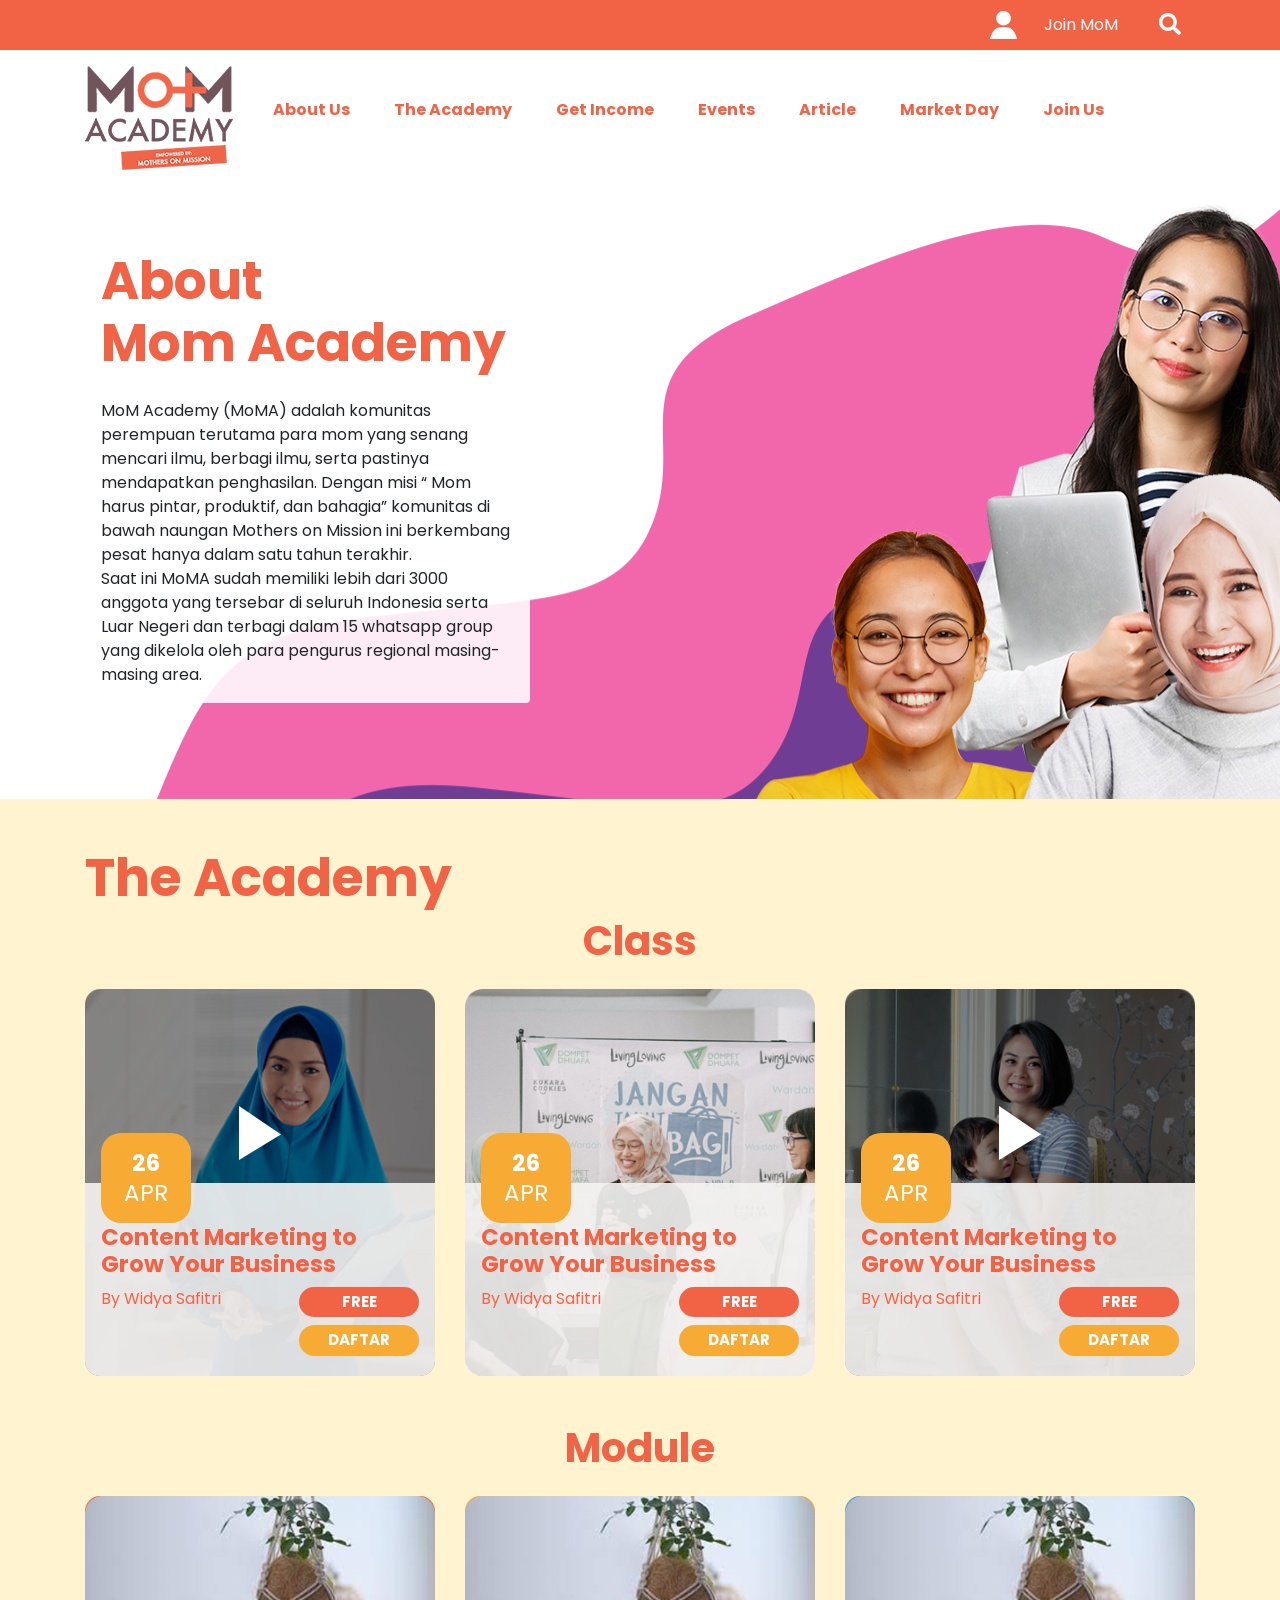
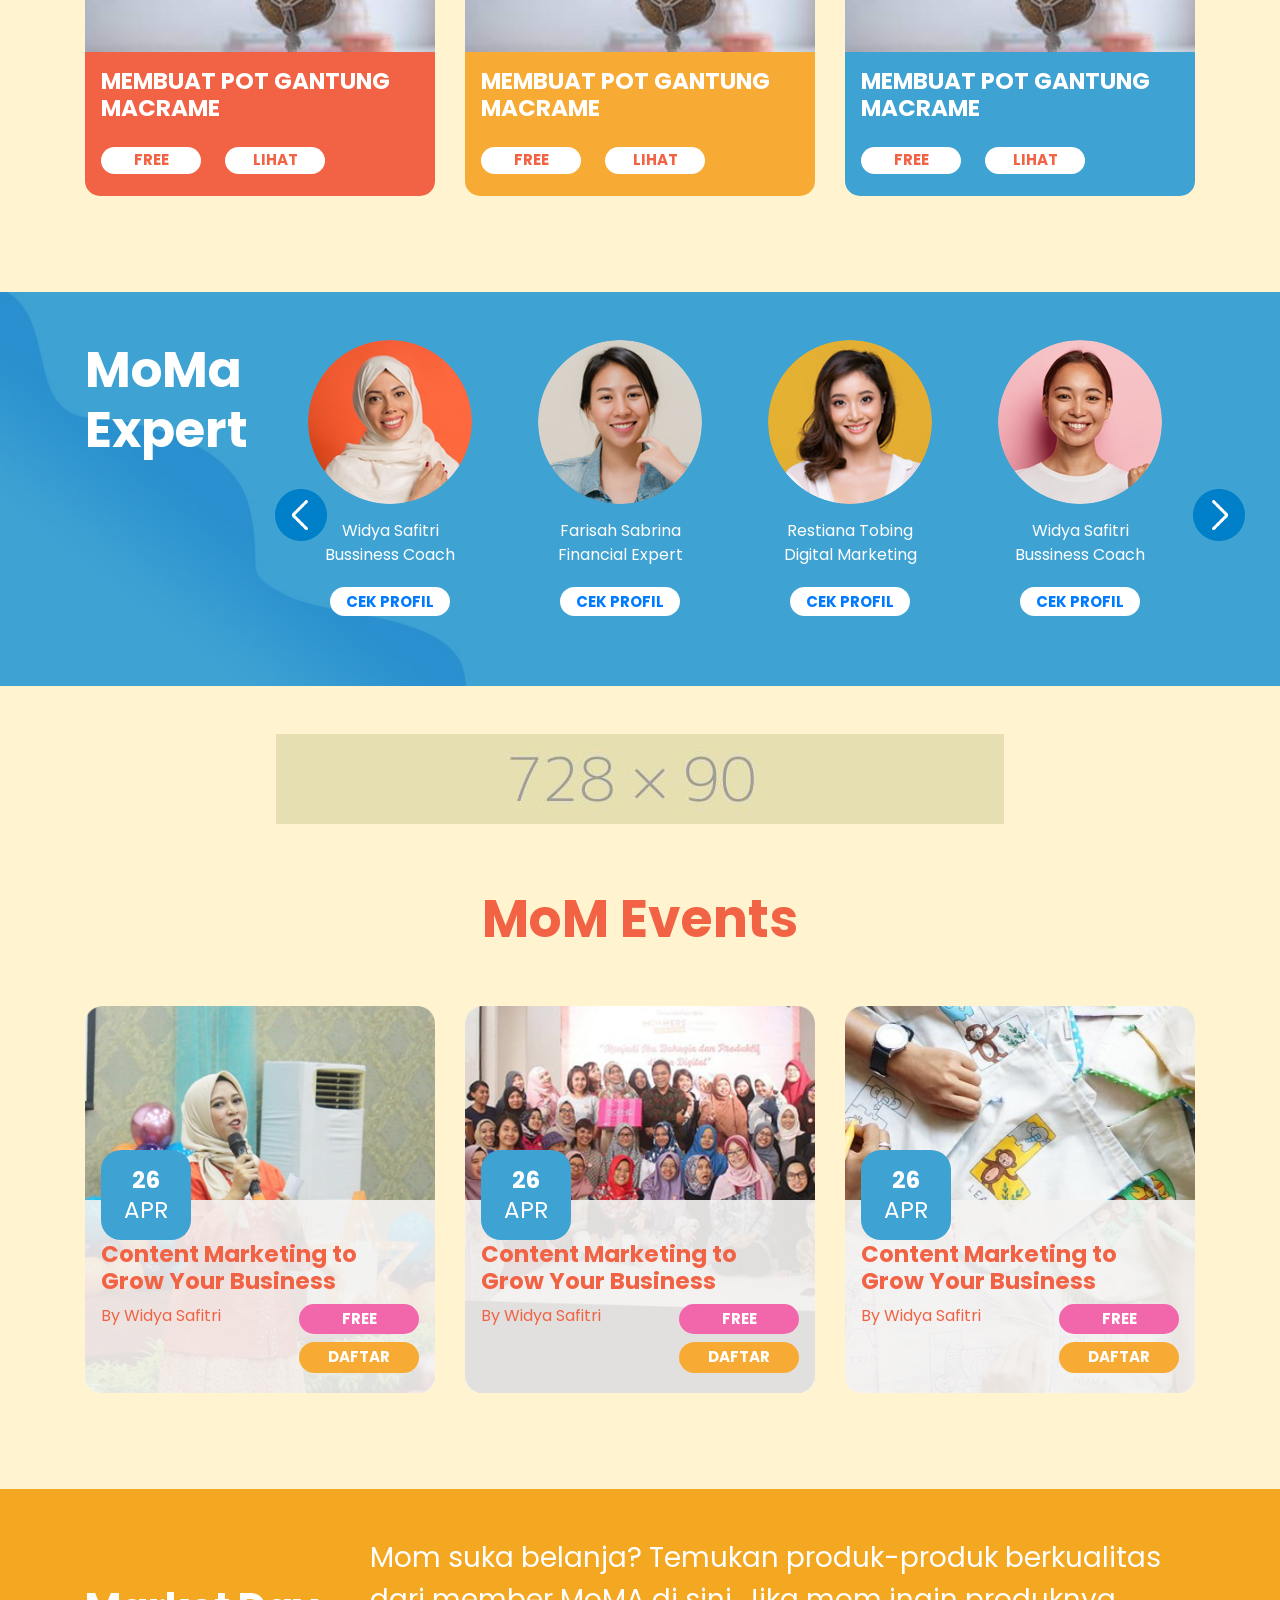
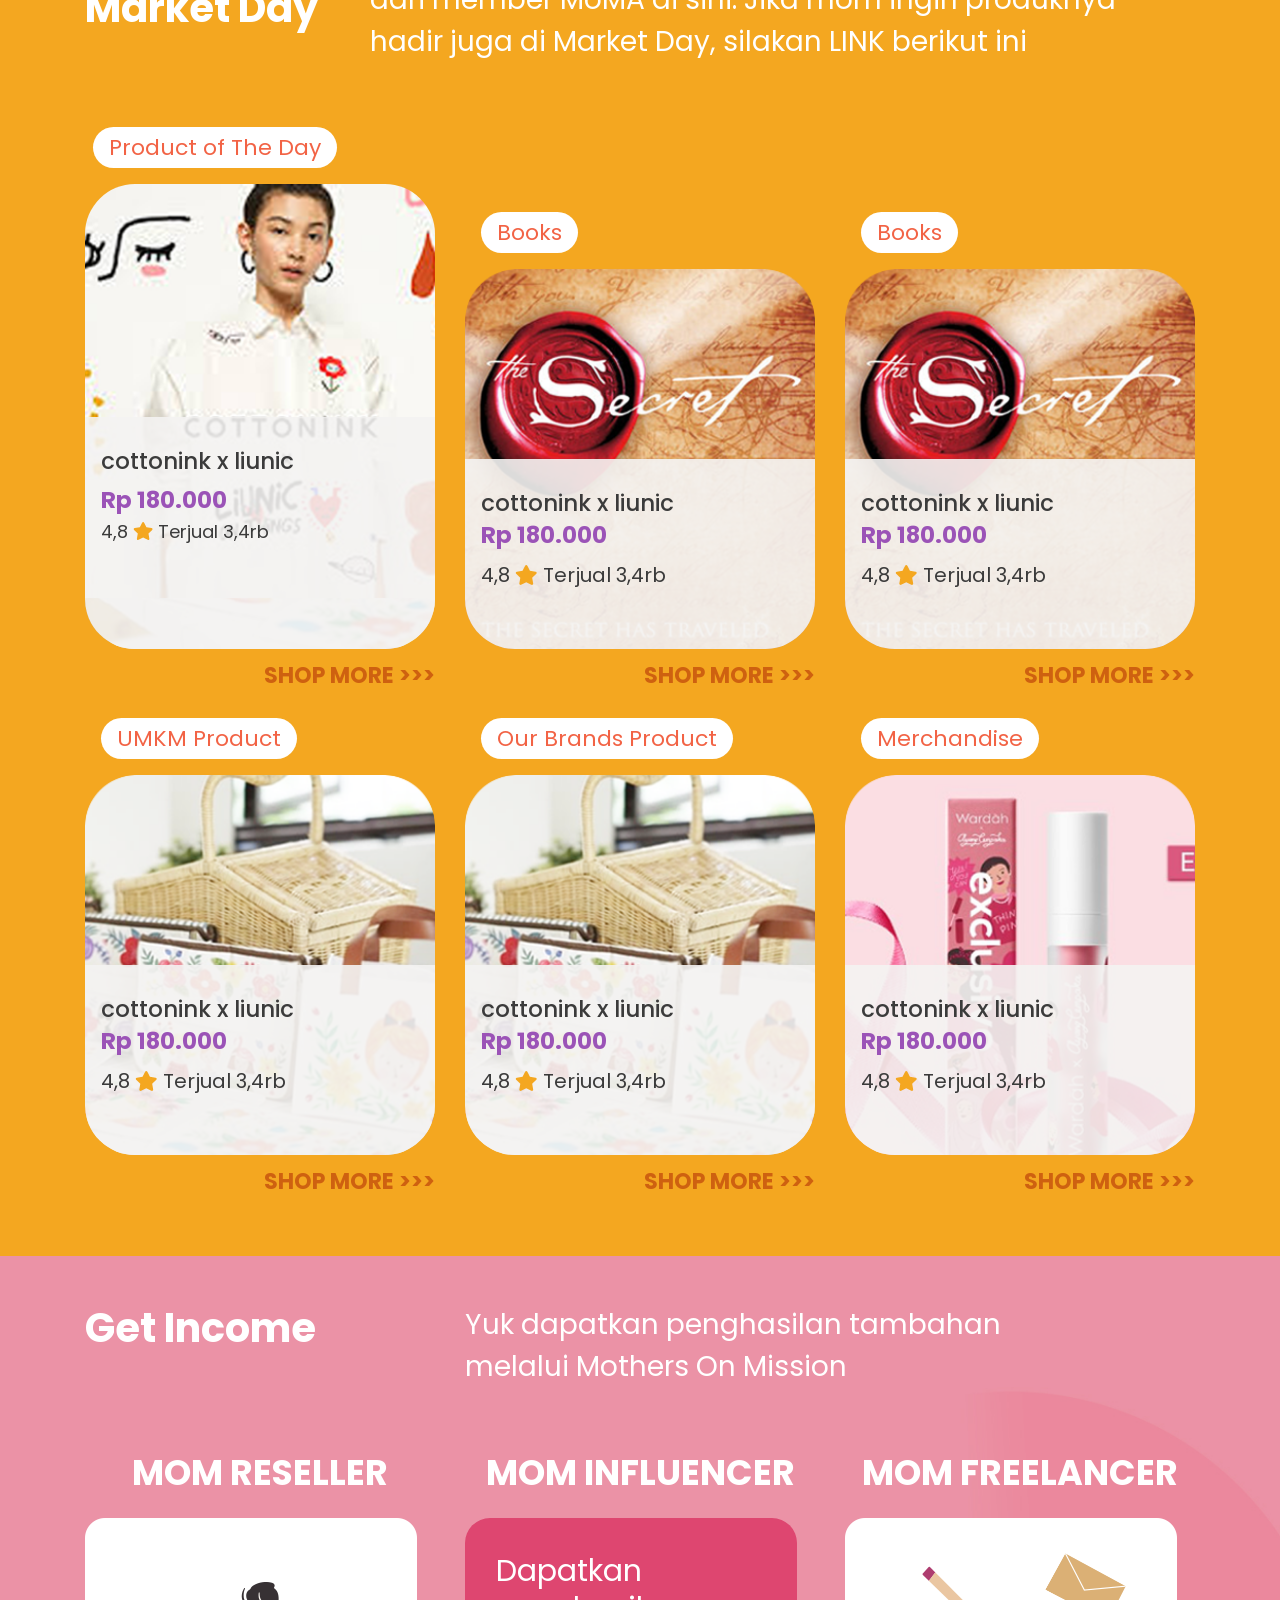
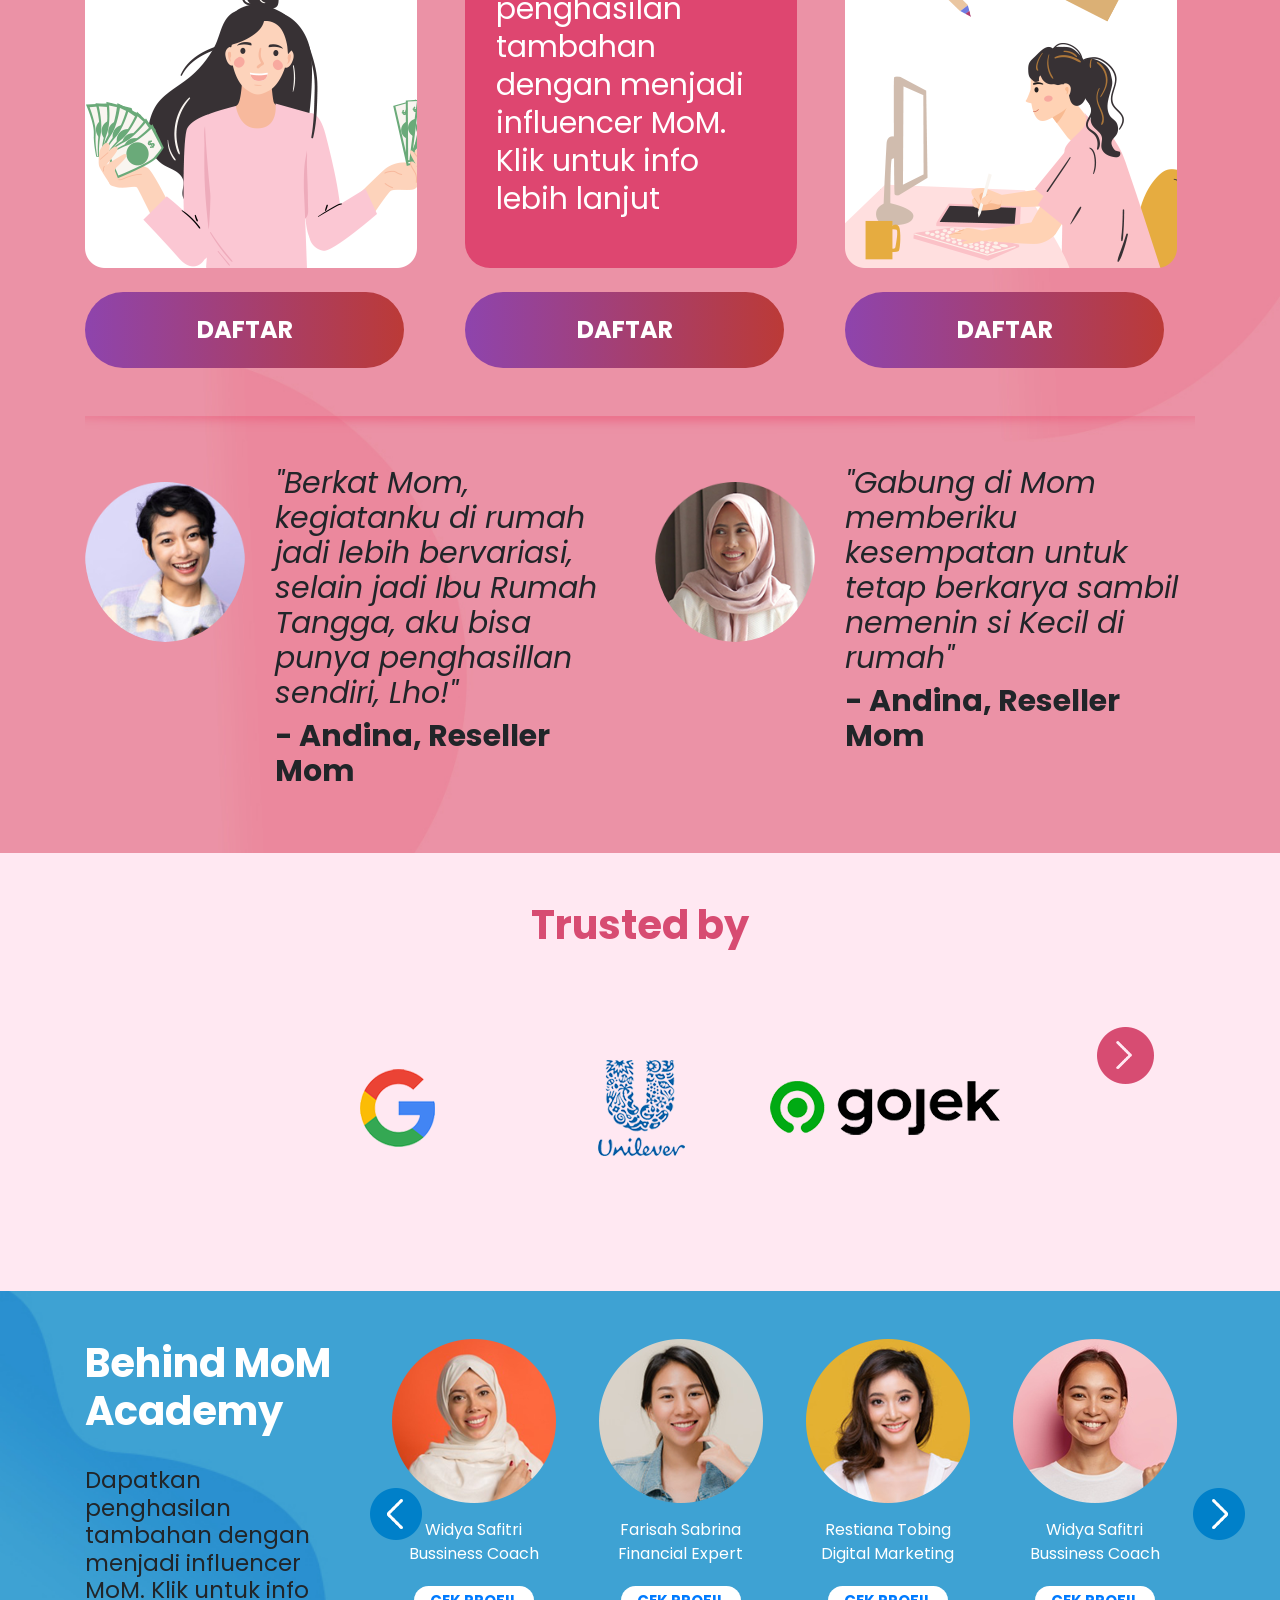
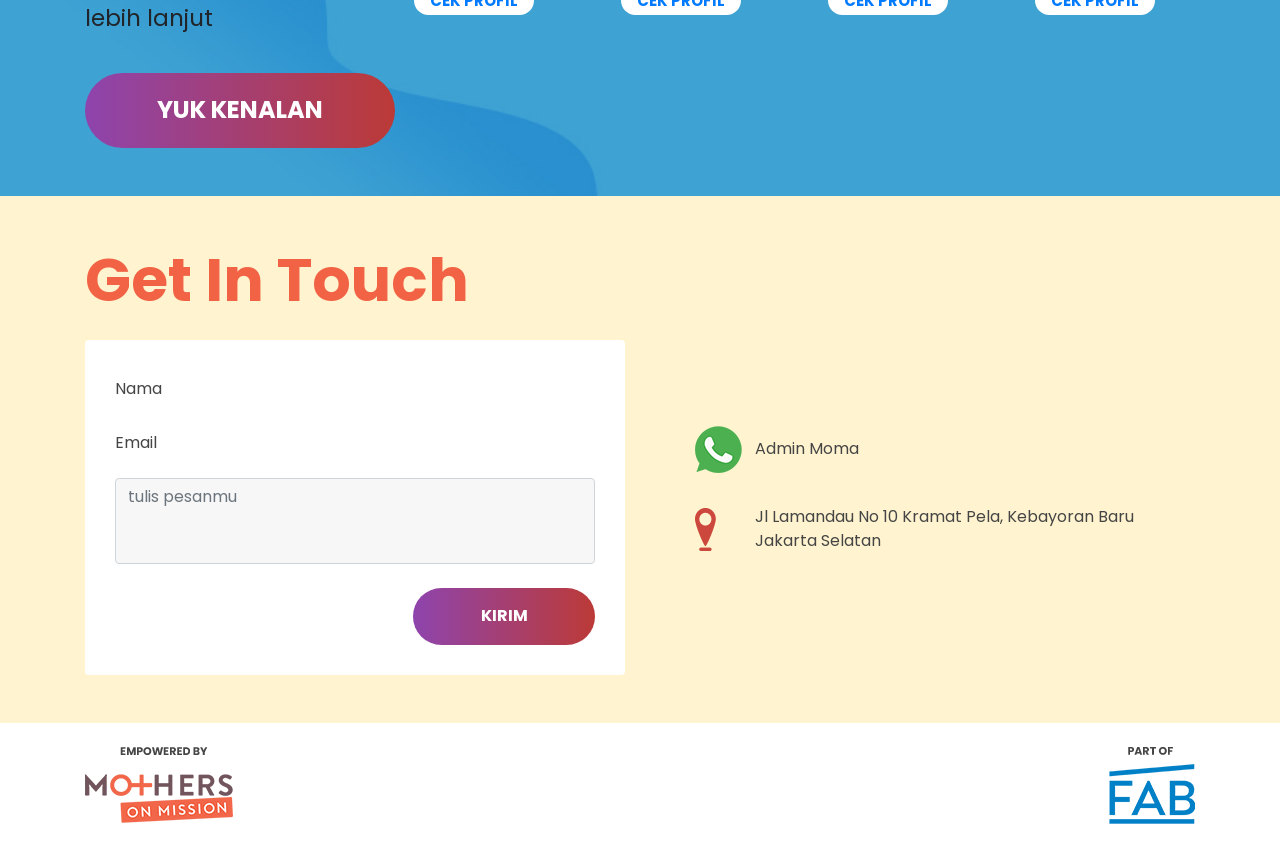
<file: index.html>
<!doctype html>
<html class="no-js" lang="">
  <head>
    <meta charset="utf-8">
    <meta name="description" content="">

    <meta name="viewport" content="width=device-width, initial-scale=1, shrink-to-fit=no">
    <title>mom academy fe</title>
    <link rel="apple-touch-icon" href="apple-touch-icon.png">
    <!-- Place favicon.ico in the root directory -->
    <link rel="stylesheet" href="styles/vendor.css">
    <link rel="preconnect" href="https://fonts.googleapis.com">
    <link rel="preconnect" href="https://fonts.gstatic.com" crossorigin>
    <link href="https://fonts.googleapis.com/css2?family=Poppins:wght@300;400;500;600;700;800;900&display=swap" rel="stylesheet"> 
    <link rel="stylesheet" href="styles/main.css">
    <script src="scripts/modernizr.js"></script>
  </head>
  <body>
    <!--[if IE]>
      <p class="browserupgrade">You are using an <strong>outdated</strong> browser. Please <a href="http://browsehappy.com/">upgrade your browser</a> to improve your experience.</p>
    <![endif]-->
    <div id="wrapper">
      <div id="top-desktop">
        <div class="orange-top">
          <div class="container">
            <div class="row justify-content-end">
              <div class="col-md-6">
                <div class="d-flex justify-content-end align-items-center">
                  <div class="user pr-2"><a data-dismiss="modal" data-toggle="modal" href="#modalLogin"><img src="images/ico-user.png" alt="" class="img-fluid"></a></div>
                  <div class="act-link pr-2 text-center"><a data-toggle="modal" data-target="#modalRegist">Join MoM</a></div>
                  <form class="searchbar">
                    <input type="search" placeholder="Search here" name="search" class="searchbar-input" onkeyup="buttonUp();" required> 
                    <input type="submit" class="searchbar-submit" value="GO"> 
                    <span class="searchbar-icon"><i class="fa fa-search" aria-hidden="true"></i></span> 
                  </form>
                </div>
              </div>
            </div>            
          </div>
        </div>
        <div class="after-orange-top">
          <div class="container">
            <div class="top-wrapper d-flex py-3">
              <div class="logo"><a href="index.html"><img src="images/logo.png" alt="" class="img-fluid"></a></div>
              <div class="menus d-flex align-items-center">
                <ul>
                  <li class="mr-4"><a href="about-us.html">About Us</a></li>
                  <li class="mr-4"><a href="academy-class.html">The Academy</a></li>
                  <li class="mr-4"><a href="get-income.html">Get Income</a></li>
                  <li class="mr-4"><a href="events.html">Events</a></li>
                  <li class="mr-4"><a href="article.html">Article</a></li>
                  <li class="mr-4"><a href="market.html">Market Day</a></li>
                  <li class="mr-4"><a href="join-us.html">Join Us</a></li>
                </ul>
              </div>
            </div>            
          </div>
        </div>
      </div>
      <div id="top-mobile">
        <nav class="navbar navbar-expand-lg orange-top">
          <button class="navbar-toggler p-0" type="button" data-toggle="collapse" data-target="#navbarSupportedContent" aria-controls="navbarSupportedContent" aria-expanded="false" aria-label="Toggle navigation">
            <i class="fas fa-bars text-white"></i>
          </button>
          <div class="d-flex justify-content-end align-items-center">
            <div class="user "><a href="#"><img src="images/ico-user.png" alt="" class="img-fluid"></a></div>
            <div class="act-link text-center"><a href="#">Join MoM</a></div>
          </div>

          <div class="collapse navbar-collapse" id="navbarSupportedContent">
            <ul class="navbar-nav mr-auto">
              <li class="nav-item active">
                <a class="nav-link text-white" href="index.html">Home <span class="sr-only">(current)</span></a>
              </li>
               <li class="nav-item">
                <a class="nav-link text-white" href="about-us.html">About Us</a>
              </li>
              <li class="nav-item">
                <a class="nav-link text-white" href="academy-class.html">The Academy</a>
              </li>
              <li class="nav-item">
                <a class="nav-link text-white" href="get-income.html">Get Income</a>
              </li>
              <li class="nav-item">
                <a class="nav-link text-white" href="events.html">Events</a>
              </li>
              <li class="nav-item">
                <a class="nav-link text-white" href="article.html">Article</a>
              </li>
              <li class="nav-item">
                <a class="nav-link text-white" href="market.html">Market Day</a>
              </li>
              <li class="nav-item">
                <a class="nav-link text-white" href="join-us.html">Join Us</a>
              </li>
            </ul>
            <form class="form-inline my-2 my-lg-0">
              <input class="form-control mr-sm-2" type="search" placeholder="Search" aria-label="Search">
              <button class="btn btn-outline-danger my-3 my-sm-0 text-white border-white" type="submit">Search</button>
            </form>
          </div>
        </nav>
      </div>
      <div id="about" class="section pb-5">
        <div class="container">
          <div class="row">
            <div class="col-md-6 col-lg-5">
              <h1 class="title mt-4 pt-4 mb-2 d-block d-sm-none">About <span class="d-block">Mom Academy</span></h1>
              <div class="block p-3 rounded my-sm-5">
                <h1 class="title mb-4 d-none d-sm-block">About <span class="d-block">Mom Academy</span></h1>
                <div class="shortdesc">
                  <p class="mb-0">MoM Academy (MoMA) adalah komunitas perempuan terutama para mom yang senang mencari ilmu, berbagi ilmu, serta pastinya mendapatkan penghasilan. Dengan misi “ Mom harus pintar, produktif, dan bahagia” komunitas di bawah naungan Mothers on Mission ini berkembang pesat hanya dalam satu tahun terakhir.</p>
                  <p class="mb-0">Saat ini MoMA sudah memiliki lebih dari 3000 anggota yang tersebar di seluruh Indonesia serta Luar Negeri dan terbagi dalam 15 whatsapp group yang dikelola oleh para pengurus regional masing-masing area.</p>
                </div>
              </div>
            </div>
          </div>
        </div>
      </div>
      <div id="academy" class="section py-5">
        <div class="container">
          <h1 class="title">The Academy</h1>
          <div class="column mb-5">
            <h4 class="text-center mb-4">Class</h4>
            <div class="row">
              <div class="col-md-6 col-lg-4 mb-5 mb-lg-0">
                <div class="block">
                  <div class="block-col position-relative">
                    <div class="img">
                      <a href="detail-class.html" class="thumb-video position-relative">
                        <img src="images/img-class-1.png" alt="" class="img-fluid">
                        <div class="floating-txt d-block d-sm-none position-absolute text-white p-2">
                          <h6>Content Marketing to Grow Your Business</h6>
                          <div class="author">By Widya Safitri</div>
                        </div>                        
                      </a>
                    </div>
                    <div class="block-text w-100 p-3">
                      <div class="date text-white text-center font-weight-bold d-flex align-items-center justify-content-center flex-column">26 <span class="text-uppercase font-weight-normal">apr</span></div>
                      <h6 class="d-none d-sm-block"><a href="detail-class.html">Content Marketing to Grow Your Business</a></h6>
                      <div class="column">
                        <div class="author d-none d-sm-block">By Widya Safitri</div>
                        <div class="btn-act text-center">
                          <a href="detail-class.html" class="free rounded-pill text-white mb-2 text-uppercase p-1">Free</a>
                          <a href="#" class="daftar rounded-pill text-white text-uppercase p-1">Daftar</a>
                        </div>
                      </div>
                    </div>
                  </div>       
                </div>
              </div>
              <div class="col-md-6 col-lg-4 mb-5 mb-lg-0">
                <div class="block">
                  <div class="block-col position-relative">
                    <div class="img">
                      <a href="detail-class.html" class="position-relative">
                        <img src="images/img-class-2.png" alt="" class="img-fluid">
                        <div class="floating-txt d-block d-sm-none position-absolute text-white p-2">
                          <h6>Content Marketing to Grow Your Business</h6>
                          <div class="author">By Widya Safitri</div>
                        </div>   
                      </a>
                    </div>
                    <div class="block-text w-100 p-3">
                      <div class="date text-white text-center font-weight-bold d-flex align-items-center justify-content-center flex-column">26 <span class="text-uppercase font-weight-normal">apr</span></div>
                      <h6 class="d-none d-sm-block"><a href="detail-class.html">Content Marketing to Grow Your Business</a></h6>
                      <div class="column">
                        <div class="author d-none d-sm-block">By Widya Safitri</div>
                        <div class="btn-act text-center">
                          <a href="detail-class.html" class="free rounded-pill text-white mb-2 text-uppercase p-1">Free</a>
                          <a href="#" class="daftar rounded-pill text-white text-uppercase p-1">Daftar</a>
                        </div>
                      </div>
                    </div>
                  </div>       
                </div>
              </div>
              <div class="col-md-6 col-lg-4 mb-5 mb-lg-0">
                <div class="block">
                  <div class="block-col position-relative">
                    <div class="img">
                      <a href="detail-class.html" class="thumb-video position-relative">
                        <img src="images/img-class-3.png" alt="" class="img-fluid">
                        <div class="floating-txt d-block d-sm-none position-absolute text-white p-2">
                          <h6>Content Marketing to Grow Your Business</h6>
                          <div class="author">By Widya Safitri</div>
                        </div>  
                      </a>
                    </div>
                    <div class="block-text w-100 p-3">
                      <div class="date text-white text-center font-weight-bold d-flex align-items-center justify-content-center flex-column">26 <span class="text-uppercase font-weight-normal">apr</span></div>
                      <h6 class="d-none d-sm-block"><a href="detail-class.html">Content Marketing to Grow Your Business</a></h6>
                      <div class="column">
                        <div class="author d-none d-sm-block">By Widya Safitri</div>
                        <div class="btn-act text-center">
                          <a href="detail-class.html" class="free rounded-pill text-white mb-2 text-uppercase p-1">Free</a>
                          <a href="#" class="daftar rounded-pill text-white text-uppercase p-1">Daftar</a>
                        </div>
                      </div>
                    </div>
                  </div>       
                </div>
              </div>
            </div>
          </div>
          <div class="column mb-5">
            <h4 class="text-center mb-4">Module</h4>
            <div class="row">
              <div class="col-md-6 col-lg-4 mb-5 mb-lg-0">
                <div class="block">
                  <div class="block-module bg-orange">
                    <div class="img">
                      <a href="detail-module.html" class="position-relative">
                        <img src="images/img-module.png" alt="" class="img-fluid">
                        <div class="title-mobile d-block d-sm-none text-white text-uppercase position-absolute font-weight-bold p-3">MEMBUAT POT GANTUNG MACRAME</div>
                      </a>
                    </div>
                    <div class="block-text w-100 p-3">
                      <h6 class="mb-4 d-none d-sm-block"><a href="detail-module.html">MEMBUAT POT GANTUNG MACRAME</a></h6>
                      <div class="btn-act">
                        <a href="detail-class.html" class="rounded-pill mb-2 text-uppercase">Free</a>
                        <a href="#" class="rounded-pill text-uppercase">Lihat</a>
                      </div>
                    </div>
                  </div>       
                </div>
              </div>
              <div class="col-md-6 col-lg-4 mb-5 mb-lg-0">
                <div class="block">
                  <div class="block-module bg-yellow">
                    <div class="img">
                      <a href="detail-module.html" class="position-relative">
                        <img src="images/img-module.png" alt="" class="img-fluid">
                        <div class="title-mobile text-white d-block d-sm-none text-uppercase position-absolute font-weight-bold p-3">MEMBUAT POT GANTUNG MACRAME</div>
                      </a>
                    </div>
                    <div class="block-text w-100 p-3">
                      <h6 class="mb-4 d-none d-sm-block"><a href="detail-module.html">MEMBUAT POT GANTUNG MACRAME</a></h6>
                      <div class="btn-act">
                        <a href="detail-class.html" class="rounded-pill mb-2 text-uppercase">Free</a>
                        <a href="#" class="rounded-pill text-uppercase">Lihat</a>
                      </div>
                    </div>
                  </div>       
                </div>
              </div>
              <div class="col-md-6 col-lg-4 mb-5 mb-lg-0">
                <div class="block">
                  <div class="block-module bg-blue">
                    <div class="img">
                      <a href="detail-module.html" class="position-relative">
                        <img src="images/img-module.png" alt="" class="img-fluid">
                        <div class="title-mobile text-white d-block d-sm-none text-uppercase position-absolute font-weight-bold p-3">MEMBUAT POT GANTUNG MACRAME</div>
                      </a>
                    </div>
                    <div class="block-text w-100 p-3">
                      <h6 class="mb-4 d-none d-sm-block"><a href="detail-module.html">MEMBUAT POT GANTUNG MACRAME</a></h6>
                      <div class="btn-act">
                        <a href="detail-class.html" class="rounded-pill mb-2 text-uppercase">Free</a>
                        <a href="#" class="rounded-pill text-uppercase">Lihat</a>
                      </div>
                    </div>
                  </div>       
                </div>
              </div>
            </div>
          </div>
        </div>
      </div>
      <div id="expert" class="section py-5">
        <div class="container">
          <div class="row">
            <div class="col-md-2">
              <h1 class="headline text-white">MoMa Expert</h1>
            </div>
            <div class="col-md-10">
              <div class="sliders-wrapper">
                <div class="slider multiple-items">
                  <div class="block text-center">
                    <div class="img d-inline-block"><img src="images/img-people-1.png" alt="" class="img-fluid"></div>
                    <div class="after-img text-white mt-2">
                      <div class="name">Widya Safitri</div>
                      <div class="position">Bussiness Coach</div>
                      <div class="more my-4"><a href="#" class="rounded-pill text-uppercase bg-white px-3 py-1">cek profil</a></div>
                    </div>
                  </div>
                  <div class="block text-center">
                    <div class="img d-inline-block"><img src="images/img-people-2.png" alt="" class="img-fluid"></div>
                    <div class="after-img text-white mt-2">
                      <div class="name">Farisah Sabrina</div>
                      <div class="position">Financial Expert</div>
                      <div class="more my-4"><a href="#" class="rounded-pill text-uppercase bg-white px-3 py-1">cek profil</a></div>
                    </div>
                  </div>
                  <div class="block text-center">
                    <div class="img d-inline-block"><img src="images/img-people-3.png" alt="" class="img-fluid"></div>
                    <div class="after-img text-white mt-2">
                      <div class="name">Restiana Tobing</div>
                      <div class="position">Digital Marketing</div>
                      <div class="more my-4"><a href="#" class="rounded-pill text-uppercase bg-white px-3 py-1">cek profil</a></div>
                    </div>
                  </div>
                  <div class="block text-center">
                    <div class="img d-inline-block"><img src="images/img-people-4.png" alt="" class="img-fluid"></div>
                    <div class="after-img text-white mt-2">
                      <div class="name">Widya Safitri</div>
                      <div class="position">Bussiness Coach</div>
                      <div class="more my-4"><a href="#" class="rounded-pill text-uppercase bg-white px-3 py-1">cek profil</a></div>
                    </div>
                  </div>
                  <div class="block text-center">
                    <div class="img d-inline-block"><img src="images/img-people-1.png" alt="" class="img-fluid"></div>
                    <div class="after-img text-white mt-2">
                      <div class="name">Widya Safitri</div>
                      <div class="position">Bussiness Coach</div>
                      <div class="more my-4"><a href="#" class="rounded-pill text-uppercase bg-white px-3 py-1">cek profil</a></div>
                    </div>
                  </div>
                </div>
              </div>
            </div>
          </div>
        </div>
      </div>
      <div id="events" class="section py-5">
        <div class="container">
          <div class="banner-ads text-center"><img src="images/dummy.jpg" alt="" class="img-fluid"></div>
          <h1 class="title text-center py-5 mt-3">MoM Events</h1>
          <div class="column mb-5">
            <div class="row">
              <div class="col-md-6 col-lg-4 mb-5 mb-lg-0">
                <div class="block">
                  <div class="block-col position-relative">
                    <div class="img">
                      <a href="detail-events.html" class="position-relative">
                        <img src="images/img-event-1.png" alt="" class="img-fluid">
                        <div class="floating-txt d-block d-sm-none position-absolute text-white p-2">
                          <h6>Content Marketing to Grow Your Business</h6>
                          <div class="author">By Widya Safitri</div>
                        </div>  
                      </a>
                    </div>
                    <div class="block-text w-100 p-3">
                      <div class="date text-white text-center font-weight-bold d-flex align-items-center justify-content-center flex-column">26 <span class="text-uppercase font-weight-normal">apr</span></div>
                      <h6 class="d-none d-sm-block"><a href="detail-class.html">Content Marketing to Grow Your Business</a></h6>
                      <div class="column">
                        <div class="author d-none d-sm-block">By Widya Safitri</div>
                        <div class="btn-act text-center">
                          <a href="events.html" class="free rounded-pill text-white mb-2 text-uppercase p-1">Free</a>
                          <a href="#" class="daftar rounded-pill text-white text-uppercase p-1">Daftar</a>
                        </div>
                      </div>
                    </div>
                  </div>       
                </div>
              </div>
              <div class="col-md-6 col-lg-4 mb-5 mb-lg-0">
                <div class="block">
                  <div class="block-col position-relative">
                    <div class="img">
                      <a href="detail-events.html" class="position-relative">
                        <img src="images/img-event-2.png" alt="" class="img-fluid">
                        <div class="floating-txt d-block d-sm-none position-absolute text-white p-2">
                          <h6>Content Marketing to Grow Your Business</h6>
                          <div class="author">By Widya Safitri</div>
                        </div>  
                      </a>
                    </div>
                    <div class="block-text w-100 p-3">
                      <div class="date text-white text-center font-weight-bold d-flex align-items-center justify-content-center flex-column">26 <span class="text-uppercase font-weight-normal">apr</span></div>
                      <h6 class="d-none d-sm-block"><a href="detail-class.html">Content Marketing to Grow Your Business</a></h6>
                      <div class="column">
                        <div class="author d-none d-sm-block">By Widya Safitri</div>
                        <div class="btn-act text-center">
                          <a href="events.html" class="free rounded-pill text-white mb-2 text-uppercase p-1">Free</a>
                          <a href="#" class="daftar rounded-pill text-white text-uppercase p-1">Daftar</a>
                        </div>
                      </div>
                    </div>
                  </div>       
                </div>
              </div>
              <div class="col-md-6 col-lg-4 mb-5 mb-lg-0">
                <div class="block">
                  <div class="block-col position-relative">
                    <div class="img">
                      <a href="detail-events.html" class="position-relative">
                        <img src="images/img-event-3.png" alt="" class="img-fluid">
                        <div class="floating-txt d-block d-sm-none position-absolute text-white p-2">
                          <h6>Content Marketing to Grow Your Business</h6>
                          <div class="author">By Widya Safitri</div>
                        </div>  
                      </a>
                    </div>
                    <div class="block-text w-100 p-3">
                      <div class="date text-white text-center font-weight-bold d-flex align-items-center justify-content-center flex-column">26 <span class="text-uppercase font-weight-normal">apr</span></div>
                      <h6 class="d-none d-sm-block"><a href="detail-class.html">Content Marketing to Grow Your Business</a></h6>
                      <div class="column">
                        <div class="author d-none d-sm-block">By Widya Safitri</div>
                        <div class="btn-act text-center">
                          <a href="events.html" class="free rounded-pill text-white mb-2 text-uppercase p-1">Free</a>
                          <a href="#" class="daftar rounded-pill text-white text-uppercase p-1">Daftar</a>
                        </div>
                      </div>
                    </div>
                  </div>       
                </div>
              </div>
            </div>
          </div>
        </div>
      </div>
      <div id="market" class="section py-5 position-relative">
        <div class="container">
          <div class="d-none d-sm-block">
            <div class="row text-white mb-5">
              <div class="col-md-3">
                <h1 class="h-100 d-flex align-items-center">Market Day</h1>
              </div>
              <div class="col-md-9">
                <div class="shortdesc">
                  <p>Mom suka belanja? Temukan produk-produk berkualitas dari member MoMA di sini. Jika mom ingin produknya hadir juga di Market Day, silakan LINK berikut ini</p>
                </div>              
              </div>
            </div>
            <div class="row">
              <div class="col-md-4">
                <div class="block-label rounded-pill bg-white d-inline-block p-1 px-3 mb-3 ml-2">Product of The Day</div>
                <div class="block product-off-the-day">
                  <div class="block-col position-relative">
                    <div class="img h-100"><a href="detail-market.html" class="position-relative h-100"><img src="images/img-product-day.png" alt="" class="img-fluid h-100"></a></div>
                    <div class="block-text w-100 p-3">
                      <h6><a href="detail-market.html">cottonink x liunic </a></h6>
                      <div class="column">
                        <div class="price">Rp 180.000</div>
                        <div class="rating">4,8 <i class="fas fa-star"></i> Terjual 3,4rb</div>
                      </div>
                    </div>
                  </div>       
                </div>
                <div class="shop-more text-uppercase"><a href="market.html">shop more >>></a></div>
              </div>
              <div class="col-md-4">
                <div class="block-label mt-85 rounded-pill bg-white d-inline-block p-1 px-3 mb-3 ml-3">Books</div>
                <div class="block">
                  <div class="block-col position-relative">
                    <div class="img"><a href="detail-market.html" class="position-relative"><img src="images/img-product-1.png" alt="" class="img-fluid"></a></div>
                    <div class="block-text w-100 p-3">
                      <h6 class="mb-0"><a href="detail-market.html">cottonink x liunic </a></h6>
                      <div class="column">
                        <div class="price mb-2">Rp 180.000</div>
                        <div class="rating">4,8 <i class="fas fa-star"></i> Terjual 3,4rb</div>
                      </div>
                    </div>
                  </div>       
                </div>
                <div class="shop-more text-uppercase"><a href="market.html">shop more >>></a></div>
              </div>
              <div class="col-md-4">
                <div class="block-label mt-85 rounded-pill bg-white d-inline-block p-1 px-3 mb-3 ml-3">Books</div>
                <div class="block">
                  <div class="block-col position-relative">
                    <div class="img"><a href="detail-market.html" class="position-relative"><img src="images/img-product-1.png" alt="" class="img-fluid"></a></div>
                    <div class="block-text w-100 p-3">
                      <h6 class="mb-0"><a href="detail-market.html">cottonink x liunic </a></h6>
                      <div class="column">
                        <div class="price mb-2">Rp 180.000</div>
                        <div class="rating">4,8 <i class="fas fa-star"></i> Terjual 3,4rb</div>
                      </div>
                    </div>
                  </div>       
                </div>
                <div class="shop-more text-uppercase"><a href="market.html">shop more >>></a></div>
              </div>
              <div class="col-md-4">
                <div class="block-label mt-3 rounded-pill bg-white d-inline-block p-1 px-3 mb-3 ml-3">UMKM Product</div>
                <div class="block">
                  <div class="block-col position-relative">
                    <div class="img"><a href="detail-market.html" class="position-relative"><img src="images/img-product-2.png" alt="" class="img-fluid"></a></div>
                    <div class="block-text w-100 p-3">
                      <h6 class="mb-0"><a href="detail-market.html">cottonink x liunic </a></h6>
                      <div class="column">
                        <div class="price mb-2">Rp 180.000</div>
                        <div class="rating">4,8 <i class="fas fa-star"></i> Terjual 3,4rb</div>
                      </div>
                    </div>
                  </div>       
                </div>
                <div class="shop-more text-uppercase"><a href="market.html">shop more >>></a></div>
              </div>
              <div class="col-md-4">
                <div class="block-label mt-3 rounded-pill bg-white d-inline-block p-1 px-3 mb-3 ml-3">Our Brands Product</div>
                <div class="block">
                  <div class="block-col position-relative">
                    <div class="img"><a href="detail-market.html" class="position-relative"><img src="images/img-product-2.png" alt="" class="img-fluid"></a></div>
                    <div class="block-text w-100 p-3">
                      <h6 class="mb-0"><a href="detail-market.html">cottonink x liunic </a></h6>
                      <div class="column">
                        <div class="price mb-2">Rp 180.000</div>
                        <div class="rating">4,8 <i class="fas fa-star"></i> Terjual 3,4rb</div>
                      </div>
                    </div>
                  </div>       
                </div>
                <div class="shop-more text-uppercase"><a href="market.html">shop more >>></a></div>
              </div>
              <div class="col-md-4">
                <div class="block-label mt-3 rounded-pill bg-white d-inline-block p-1 px-3 mb-3 ml-3">Merchandise</div>
                <div class="block">
                  <div class="block-col position-relative">
                    <div class="img"><a href="detail-market.html" class="position-relative"><img src="images/img-product-3.png" alt="" class="img-fluid"></a></div>
                    <div class="block-text w-100 p-3">
                      <h6 class="mb-0"><a href="detail-market.html">cottonink x liunic </a></h6>
                      <div class="column">
                        <div class="price mb-2">Rp 180.000</div>
                        <div class="rating">4,8 <i class="fas fa-star"></i> Terjual 3,4rb</div>
                      </div>
                    </div>
                  </div>       
                </div>
                <div class="shop-more text-uppercase"><a href="market.html">shop more >>></a></div>
              </div>
            </div>
          </div>
          <div class="d-block d-sm-none">
            <h1 class="h-100 d-flex align-items-center text-white">Market Day</h1>
            <div class="shortdesc text-white">
              <p>Temukan produk-produk berkualitas dari member MoMA di sini.</p>
            </div>
            <ul class="nav nav-pills mb-3" id="pills-tab" role="tablist">
              <li class="nav-item">
                <a class="nav-link active text-uppercase text-white font-weight-bold bg-transparant" id="label-1" data-toggle="pill" href="#pills-1" role="tab" aria-controls="pills-1" aria-selected="true">Product of the day</a>
              </li>
              <li class="nav-item">
                <a class="nav-link text-uppercase text-white font-weight-bold bg-transparant" id="label-2" data-toggle="pill" href="#pills-2" role="tab" aria-controls="pills-2" aria-selected="false">Books</a>
              </li>
              <li class="nav-item">
                <a class="nav-link text-uppercase text-white font-weight-bold bg-transparant" id="label-3" data-toggle="pill" href="#pills-3" role="tab" aria-controls="pills-3" aria-selected="false">UMKM</a>
              </li>
              <li class="nav-item">
                <a class="nav-link text-uppercase text-white font-weight-bold bg-transparant" id="label-4" data-toggle="pill" href="#pills-4" role="tab" aria-controls="pills-4" aria-selected="false">Our brand</a>
              </li>
              <li class="nav-item">
                <a class="nav-link text-uppercase text-white font-weight-bold bg-transparant" id="label-5" data-toggle="pill" href="#pills-5" role="tab" aria-controls="pills-5" aria-selected="false">Merchandise</a>
              </li>
            </ul>
            <div class="tab-content" id="pills-tabContent">
              <div class="tab-pane fade show active" id="pills-1" role="tabpanel" aria-labelledby="label-1">
                <div class="block-col">
                  <div class="block-label rounded-pill bg-white d-inline-block p-1 px-3 mb-3 ml-2">Product of The Day</div>
                  <div class="block product-off-the-day">
                    <div class="block-col position-relative">
                      <div class="img h-100"><a href="detail-market.html" class="position-relative h-100"><img src="images/img-product-day.png" alt="" class="img-fluid h-100"></a></div>
                      <div class="block-text w-100 p-3">
                        <h6><a href="detail-market.html">cottonink x liunic </a></h6>
                        <div class="column">
                          <div class="price">Rp 180.000</div>
                          <div class="rating">4,8 <i class="fas fa-star"></i> Terjual 3,4rb</div>
                        </div>
                      </div>
                    </div>       
                  </div>
                </div>
              </div>
              <div class="tab-pane fade" id="pills-2" role="tabpanel" aria-labelledby="label-2">
                <div class="block-col">
                  <div class="block-label rounded-pill bg-white d-inline-block p-1 px-3 mb-3 ml-3">Books</div>
                  <div class="block">
                    <div class="block-col position-relative">
                      <div class="img"><a href="detail-market.html" class="position-relative"><img src="images/img-product-1.png" alt="" class="img-fluid"></a></div>
                      <div class="block-text w-100 p-3">
                        <h6 class="mb-0"><a href="detail-market.html">cottonink x liunic </a></h6>
                        <div class="column">
                          <div class="price mb-2">Rp 180.000</div>
                          <div class="rating">4,8 <i class="fas fa-star"></i> Terjual 3,4rb</div>
                        </div>
                      </div>
                    </div>       
                  </div>
                </div>
              </div>
              <div class="tab-pane fade" id="pills-3" role="tabpanel" aria-labelledby="label-3">
                <div class="block-col">
                  <div class="block-label mt-3 rounded-pill bg-white d-inline-block p-1 px-3 mb-3 ml-3">UMKM</div>
                  <div class="block">
                    <div class="block-col position-relative">
                      <div class="img"><a href="detail-market.html" class="position-relative"><img src="images/img-product-2.png" alt="" class="img-fluid"></a></div>
                      <div class="block-text w-100 p-3">
                        <h6 class="mb-0"><a href="detail-market.html">cottonink x liunic </a></h6>
                        <div class="column">
                          <div class="price mb-2">Rp 180.000</div>
                          <div class="rating">4,8 <i class="fas fa-star"></i> Terjual 3,4rb</div>
                        </div>
                      </div>
                    </div>       
                  </div>
                </div>
              </div>
              <div class="tab-pane fade" id="pills-4" role="tabpanel" aria-labelledby="label-4">
                <div class="block-col">
                  <div class="block-label mt-3 rounded-pill bg-white d-inline-block p-1 px-3 mb-3 ml-3">Our Brands Product</div>
                  <div class="block">
                    <div class="block-col position-relative">
                      <div class="img"><a href="detail-market.html" class="position-relative"><img src="images/img-product-2.png" alt="" class="img-fluid"></a></div>
                      <div class="block-text w-100 p-3">
                        <h6 class="mb-0"><a href="detail-market.html">cottonink x liunic </a></h6>
                        <div class="column">
                          <div class="price mb-2">Rp 180.000</div>
                          <div class="rating">4,8 <i class="fas fa-star"></i> Terjual 3,4rb</div>
                        </div>
                      </div>
                    </div>       
                  </div>
                </div>
              </div>
              <div class="tab-pane fade" id="pills-5" role="tabpanel" aria-labelledby="label-5">
                <div class="block-col">
                  <div class="block-label mt-3 rounded-pill bg-white d-inline-block p-1 px-3 mb-3 ml-3">Merchandise</div>
                  <div class="block">
                    <div class="block-col position-relative">
                      <div class="img"><a href="detail-market.html" class="position-relative"><img src="images/img-product-3.png" alt="" class="img-fluid"></a></div>
                      <div class="block-text w-100 p-3">
                        <h6 class="mb-0"><a href="detail-market.html">cottonink x liunic </a></h6>
                        <div class="column">
                          <div class="price mb-2">Rp 180.000</div>
                          <div class="rating">4,8 <i class="fas fa-star"></i> Terjual 3,4rb</div>
                        </div>
                      </div>
                    </div>       
                  </div>
                </div>
              </div>
            </div>
          </div>
          
        </div>
      </div>
      <div id="income" class="section py-5">
        <div class="container">
          <div class="row mb-sm-5">
            <div class="col-md-4">
              <h1 class="text-white font-weight-bold">Get Income</h1>
            </div>
            <div class="col-md-6">
              <div class="shortdesc text-white">
                <p>Yuk dapatkan penghasilan tambahan melalui Mothers On Mission </p>
              </div>              
            </div>
          </div>
          <div class="d-none d-sm-block">
            <div class="row mb-5">
              <div class="col-md-4">
                <div class="block">
                  <h4 class="subtitle text-uppercase text-white text-center mb-4 font-weight-bold">mom reseller</h4>
                  <div class="img mb-4"><img src="images/img-income-1.png" alt="" class="img-fluid"></div>
                  <div class="button"><a href="get-income.html" class="rounded-pill link-gradient font-weight-bold d-flex align-items-center justify-content-center text-uppercase text-white text-center">daftar</a></div>
                </div>
              </div>
              <div class="col-md-4">
                <div class="block">
                  <h4 class="subtitle text-uppercase text-white text-center mb-4 font-weight-bold">mom influencer</h4>
                  <div class="headline mb-4 text-white"><p>Dapatkan penghasilan tambahan dengan menjadi influencer MoM. Klik untuk info lebih lanjut</p></div>
                  <div class="button"><a href="get-income.html" class="rounded-pill link-gradient font-weight-bold d-flex align-items-center justify-content-center text-uppercase text-white text-center">daftar</a></div>
                </div>
              </div>
              <div class="col-md-4">
                <div class="block">
                  <h4 class="subtitle text-uppercase text-white text-center mb-4 font-weight-bold">mom freelancer</h4>
                  <div class="img mb-4"><img src="images/img-income-2.png" alt="" class="img-fluid"></div>
                  <div class="button"><a href="get-income.html" class="rounded-pill link-gradient font-weight-bold d-flex align-items-center justify-content-center text-uppercase text-white text-center">daftar</a></div>
                </div>
              </div>
            </div>
          </div>          
          <div class="row d-block d-sm-none">
            <div class="mobile-tabs mb-5">
              <div class="container">
                <ul class="nav nav-pills mb-3" id="testi-tab" role="tablist">
                  <li class="nav-item">
                    <a class="nav-link active text-uppercase text-white font-weight-bold bg-transparent" id="testi-reseller-tab" data-toggle="pill" href="#testi-reseller" role="tab" aria-controls="testi-reseller" aria-selected="true">mom reseller</a>
                  </li>
                  <li class="nav-item">
                    <a class="nav-link text-uppercase text-white font-weight-bold bg-transparent" id="testi-influencer-tab" data-toggle="pill" href="#testi-influencer" role="tab" aria-controls="testi-influencer" aria-selected="false">mom influencer</a>
                  </li>
                  <li class="nav-item">
                    <a class="nav-link text-uppercase text-white font-weight-bold bg-transparent" id="testi-freelancer-tab" data-toggle="pill" href="#testi-freelancer" role="tab" aria-controls="testi-freelancer" aria-selected="false">mom freelancer</a>
                  </li>
                </ul>
                <div class="tab-content" id="testi-tabContent">
                  <div class="tab-pane fade show active" id="testi-reseller" role="tabpanel" aria-labelledby="testi-reseller-tab">
                    <div class="img mb-4 text-center"><img src="images/img-income-1.png" alt="" class="img-fluid"></div>
                    <div class="button-wrapper text-center">
                      <div class="button d-inline-block">
                        <a href="#" class="rounded-pill link-gradient font-weight-bold d-flex align-items-center justify-content-center text-uppercase text-white text-center">daftar</a>                      
                      </div>
                    </div>
                  </div>
                  <div class="tab-pane fade" id="testi-influencer" role="tabpanel" aria-labelledby="testi-influencer-tab">
                    <div class="headline mb-4 text-white text-center"><p>Dapatkan penghasilan tambahan dengan menjadi influencer MoM. Klik untuk info lebih lanjut</p></div>
                    <div class="button-wrapper text-center">
                      <div class="button d-inline-block">
                        <a href="#" class="rounded-pill link-gradient font-weight-bold d-flex align-items-center justify-content-center text-uppercase text-white text-center">daftar</a>                      
                      </div>
                    </div>
                  </div>
                  <div class="tab-pane fade" id="testi-freelancer" role="tabpanel" aria-labelledby="testi-freelancer-tab">
                    <div class="img mb-4 text-center"><img src="images/img-income-2.png" alt="" class="img-fluid"></div>
                    <div class="button-wrapper text-center">
                      <div class="button d-inline-block">
                        <a href="#" class="rounded-pill link-gradient font-weight-bold d-flex align-items-center justify-content-center text-uppercase text-white text-center">daftar</a>                      
                      </div>
                    </div>
                  </div>
                </div>
              </div>              
            </div>
          </div>
          <div class="testimonial-wrapper">
            <div class="row">
              <div class="col-md-6">
                <div class="testi-block">
                  <div class="row">
                    <div class="col-md-4 col-4">
                      <div class="user pt-3 rounded-circle"><img src="images/img-testi-1.png" alt="" class="img-fluid"></div> 
                    </div>
                    <div class="col-md-8 col-8">
                      <div class="testi">
                        <p>"Berkat Mom, kegiatanku di rumah jadi lebih bervariasi, selain jadi Ibu Rumah Tangga, aku bisa punya penghasillan sendiri, Lho!" <span class="font-weight-bold d-block mt-2">- Andina, Reseller Mom</span</p>
                      </div>
                    </div>
                  </div>
                </div>
              </div>
              <div class="col-md-6 d-none d-sm-block">
                <div class="testi-block">
                  <div class="row">
                    <div class="col-md-4">
                      <div class="user pt-3 rounded-circle"><img src="images/img-testi-2.png" alt="" class="img-fluid"></div> 
                    </div>
                    <div class="col-md-8">
                      <div class="testi">
                        <p>"Gabung di Mom memberiku kesempatan untuk tetap berkarya sambil nemenin si Kecil di rumah" <span class="font-weight-bold d-block mt-2">- Andina, Reseller Mom</span</p>
                      </div>
                    </div>
                  </div>
                </div>
              </div>
            </div>
          </div>
        </div>
      </div>
      <div id="trusted" class="section py-5">
        <div class="container">
          <div class="column text-center">
            <h1 class="font-weight-bold mb-4">Trusted by</h1>
            <div class="row justify-content-center">
              <div class="col-md-8">
                <div class="sliders-wrapper">
                  <div class="slider multiple-items-2">
                    <div class="block text-center">
                      <div class="img d-flex align-items-center justify-content-center">
                        <img src="images/img-client-1.png" alt="" class="img-fluid">
                      </div>                    
                    </div>
                    <div class="block text-center">
                      <div class="img d-flex align-items-center justify-content-center">
                        <img src="images/img-client-2.png" alt="" class="img-fluid">
                      </div>                    
                    </div>
                    <div class="block text-center">
                      <div class="img d-flex align-items-center justify-content-center">
                        <img src="images/img-client-3.png" alt="" class="img-fluid">
                      </div>                    
                    </div>
                    <div class="block text-center">
                      <div class="img d-flex align-items-center justify-content-center">
                        <img src="images/img-client-2.png" alt="" class="img-fluid">
                      </div>                    
                    </div>
                  </div>
                </div>                
              </div>
            </div>            
          </div>
        </div>
      </div>
      <div id="behind-mom" class="section py-5">
        <div class="container">
          <div class="row ">
            <div class="col-md-3">
              <h1 class="headline text-white">Behind MoM Academy</h1>
              <div class="shortdesc py-4 d-none d-sm-block">
                <p>Dapatkan penghasilan tambahan dengan menjadi influencer MoM. Klik untuk info lebih lanjut</p>
              </div>
              <div class="moreknow d-none d-sm-block"><a href="#" class="d-block text-uppercase d-flex align-items-center justify-content-center link-gradient rounded-pill text-white text-uppercase font-weight-bold">Yuk Kenalan</a></div>
            </div>
            <div class="col-md-9">
              <div class="sliders-wrapper">
                <div class="slider multiple-items">
                  <div class="block text-center">
                    <div class="img d-inline-block"><img src="images/img-people-1.png" alt="" class="img-fluid"></div>
                    <div class="after-img text-white mt-2">
                      <div class="name">Widya Safitri</div>
                      <div class="position">Bussiness Coach</div>
                      <div class="more my-4"><a href="#" class="rounded-pill text-uppercase bg-white px-3 py-1">cek profil</a></div>
                    </div>
                  </div>
                  <div class="block text-center">
                    <div class="img d-inline-block"><img src="images/img-people-2.png" alt="" class="img-fluid"></div>
                    <div class="after-img text-white mt-2">
                      <div class="name">Farisah Sabrina</div>
                      <div class="position">Financial Expert</div>
                      <div class="more my-4"><a href="#" class="rounded-pill text-uppercase bg-white px-3 py-1">cek profil</a></div>
                    </div>
                  </div>
                  <div class="block text-center">
                    <div class="img d-inline-block"><img src="images/img-people-3.png" alt="" class="img-fluid"></div>
                    <div class="after-img text-white mt-2">
                      <div class="name">Restiana Tobing</div>
                      <div class="position">Digital Marketing</div>
                      <div class="more my-4"><a href="#" class="rounded-pill text-uppercase bg-white px-3 py-1">cek profil</a></div>
                    </div>
                  </div>
                  <div class="block text-center">
                    <div class="img d-inline-block"><img src="images/img-people-4.png" alt="" class="img-fluid"></div>
                    <div class="after-img text-white mt-2">
                      <div class="name">Widya Safitri</div>
                      <div class="position">Bussiness Coach</div>
                      <div class="more my-4"><a href="#" class="rounded-pill text-uppercase bg-white px-3 py-1">cek profil</a></div>
                    </div>
                  </div>
                  <div class="block text-center">
                    <div class="img d-inline-block"><img src="images/img-people-1.png" alt="" class="img-fluid"></div>
                    <div class="after-img text-white mt-2">
                      <div class="name">Widya Safitri</div>
                      <div class="position">Bussiness Coach</div>
                      <div class="more my-4"><a href="#" class="rounded-pill text-uppercase bg-white px-3 py-1">cek profil</a></div>
                    </div>
                  </div>
                </div>
              </div>
            </div>
          </div>
        </div>
      </div>
      <div id="get-intouch" class="section py-5">
        <div class="container">
          <h1 class="font-weight-bold mb-4">Get In Touch</h1>
          <div class="row">
            <div class="col-md-6">
              <div class="block bg-white rounded">
                <form>
                  <div class="form-group row">
                    <label for="" class="col-sm-2 col-form-label">Nama</label>
                    <div class="col-sm-10">
                      <input type="text" readonly class="form-control-plaintext" id="" >
                    </div>
                  </div>
                  <div class="form-group row">
                    <label for="" class="col-sm-2 col-form-label">Email</label>
                    <div class="col-sm-10">
                      <input type="text" class="form-control-plaintext" id="" placeholder="">
                    </div>
                  </div>
                  <div class="form-group">
                    <textarea name="" id="" rows="3" class="form-control" placeholder="tulis pesanmu"></textarea>
                  </div>
                  <div class="button-wrapper mt-4">
                    <button type="submit" class="btn btn-primary text-uppercase text-white link-gradient rounded-pill border-0 font-weight-bold">Kirim</button>
                  </div>
                </form>
              </div>
            </div>
            <div class="col-md-6">
              <div class="text-column d-flex align-items-center h-100 mt-4 mt-sm-0">
                <ul>
                  <li class="wa"><a href="https://web.whatsapp.com/" target="_blank">Admin Moma</a></li>
                  <li class="location">Jl Lamandau No 10 Kramat Pela, Kebayoran Baru <br>Jakarta Selatan</li>
                </ul>
              </div>
            </div>
          </div>
        </div>
      </div>
      <div id="bottom">
        <div class="container">
          <div class="d-flex justify-content-between py-4">
            <div class="block">
              <img src="images/logo-footer.png" alt="" class="img-fluid">
            </div>
            <div class="block">
              <img src="images/logo-fab.png" alt="" class="img-fluid">
            </div>
          </div>
        </div>        
      </div>
    </div>

    <!-- Modal Regist -->
    <div class="modal fade form-popup" id="modalRegist">
      <div class="modal-dialog modal-dialog-centered" role="document">
        <div class="modal-content">
          <div class="modal-header border-0">
            <div class="text-center w-100"><img src="images/logo.png" alt="" class="img-fluid"></div>
          </div>
          <div class="modal-body px-md-5">
            <h4 class="title">Login</h4>
            <div class="sso mb-3"><img src="images/btn-fb.png" alt="" class="img-fluid"></div>
            <div class="sso mb-3"><img src="images/btn-google.png" alt="" class="img-fluid"></div>
            <div class="wrapper-oblock position-relative text-center mb-3">
              <div class="oblock px-3">atau</div>
            </div>
            <form action="" class="form-regist">
              <div class="form-group">
                <input type="text" class="form-control" placeholder="Username">
              </div>
              <div class="form-group">
                <input type="text" class="form-control" placeholder="Nama Depan">
              </div>
              <div class="form-group">
                <input type="text" class="form-control" placeholder="Nama Belakang">
              </div>
              <div class="form-group">
                <input type="text" class="form-control" placeholder="Alamat Email">
              </div>
              <div class="form-group">
                <input type="text" class="form-control" placeholder="Nomor Ponsel">
              </div>
              <div class="form-group">
                <input type="password" class="form-control" placeholder="Password">
              </div>
              <div class="form-group">
                <input type="password" class="form-control" placeholder="*Konfirmasi Password">
              </div>
              <div class="form-group">
                <div class="form-check">
                  <input class="form-check-input" type="checkbox" id="gridCheck1">
                  <label class="form-check-label" for="gridCheck1">
                    Saya telah <span>membaca dan mengerti</span>
                  </label>
                </div>
              </div>
              <div class="form-group">
                <div class="form-check">
                  <input class="form-check-input" type="checkbox" id="gridCheck2">
                  <label class="form-check-label" for="gridCheck2">
                    Saya menerima <span>kebijakan privasi</span>
                  </label>
                </div>
              </div>
              <div class="form-group">
                <div class="form-check">
                  <input class="form-check-input" type="checkbox" id="gridCheck3">
                  <label class="form-check-label" for="gridCheck3">
                    Saya tertarik mendapatkan kabar, informasi, diskon dari Mothers on Mission
                  </label>
                </div>
              </div>
              <div class="form-group">
                <button class="text-uppercase text-white font-weight-bold border-0 w-100 btn-submit-popup" type="submit">Daftar sekarang</button>
              </div>
              <div class="form-group">
                <div data-dismiss="modal" data-toggle="modal" href="#modalLogin">Sudah punya akun? Masuk</div>
              </div>
            </form>
          </div>
        </div>
      </div>
    </div>

    
    <!-- Modal Login -->
    <div class="modal fade form-popup pb-5" id="modalLogin" >
      <div class="modal-dialog modal-dialog-centered" role="document">
        <div class="modal-content">
          <div class="modal-header border-0">
            <div class="text-center w-100"><img src="images/logo.png" alt="" class="img-fluid"></div>
          </div>
          <div class="modal-body px-md-5">
            <h4 class="title">Login</h4>
            <div class="sso mb-3"><img src="images/btn-fb.png" alt="" class="img-fluid"></div>
            <div class="sso mb-3"><img src="images/btn-google.png" alt="" class="img-fluid"></div>
            <div class="wrapper-oblock position-relative text-center mb-3">
              <div class="oblock px-3">atau</div>
            </div>
            <form action="" class="form-regist">
              <div class="form-group">
                <input type="text" class="form-control" placeholder="Email or Phone Number">
              </div>
              <div class="form-group">
                <button class="text-uppercase text-white font-weight-bold border-0 w-100 btn-submit-popup" type="submit">Next</button>
              </div>
              <div class="form-group">
                <div class="" data-dismiss="modal" data-toggle="modal" href="#modalRegist">Belum punya akun? Yuk Daftar</div>
              </div>
            </form>
          </div>
        </div>
      </div>
    </div>

    <!-- Google Analytics: change UA-XXXXX-X to be your site's ID. -->
    <script>
      (function(b,o,i,l,e,r){b.GoogleAnalyticsObject=l;b[l]||(b[l]=
      function(){(b[l].q=b[l].q||[]).push(arguments)});b[l].l=+new Date;
      e=o.createElement(i);r=o.getElementsByTagName(i)[0];
      e.src='https://www.google-analytics.com/analytics.js';
      r.parentNode.insertBefore(e,r)}(window,document,'script','ga'));
      ga('create','UA-XXXXX-X');ga('send','pageview');
    </script>
    <script src="scripts/vendor.js"></script>
    <script src="scripts/main.js"></script>
  </body>
</html>
</file>
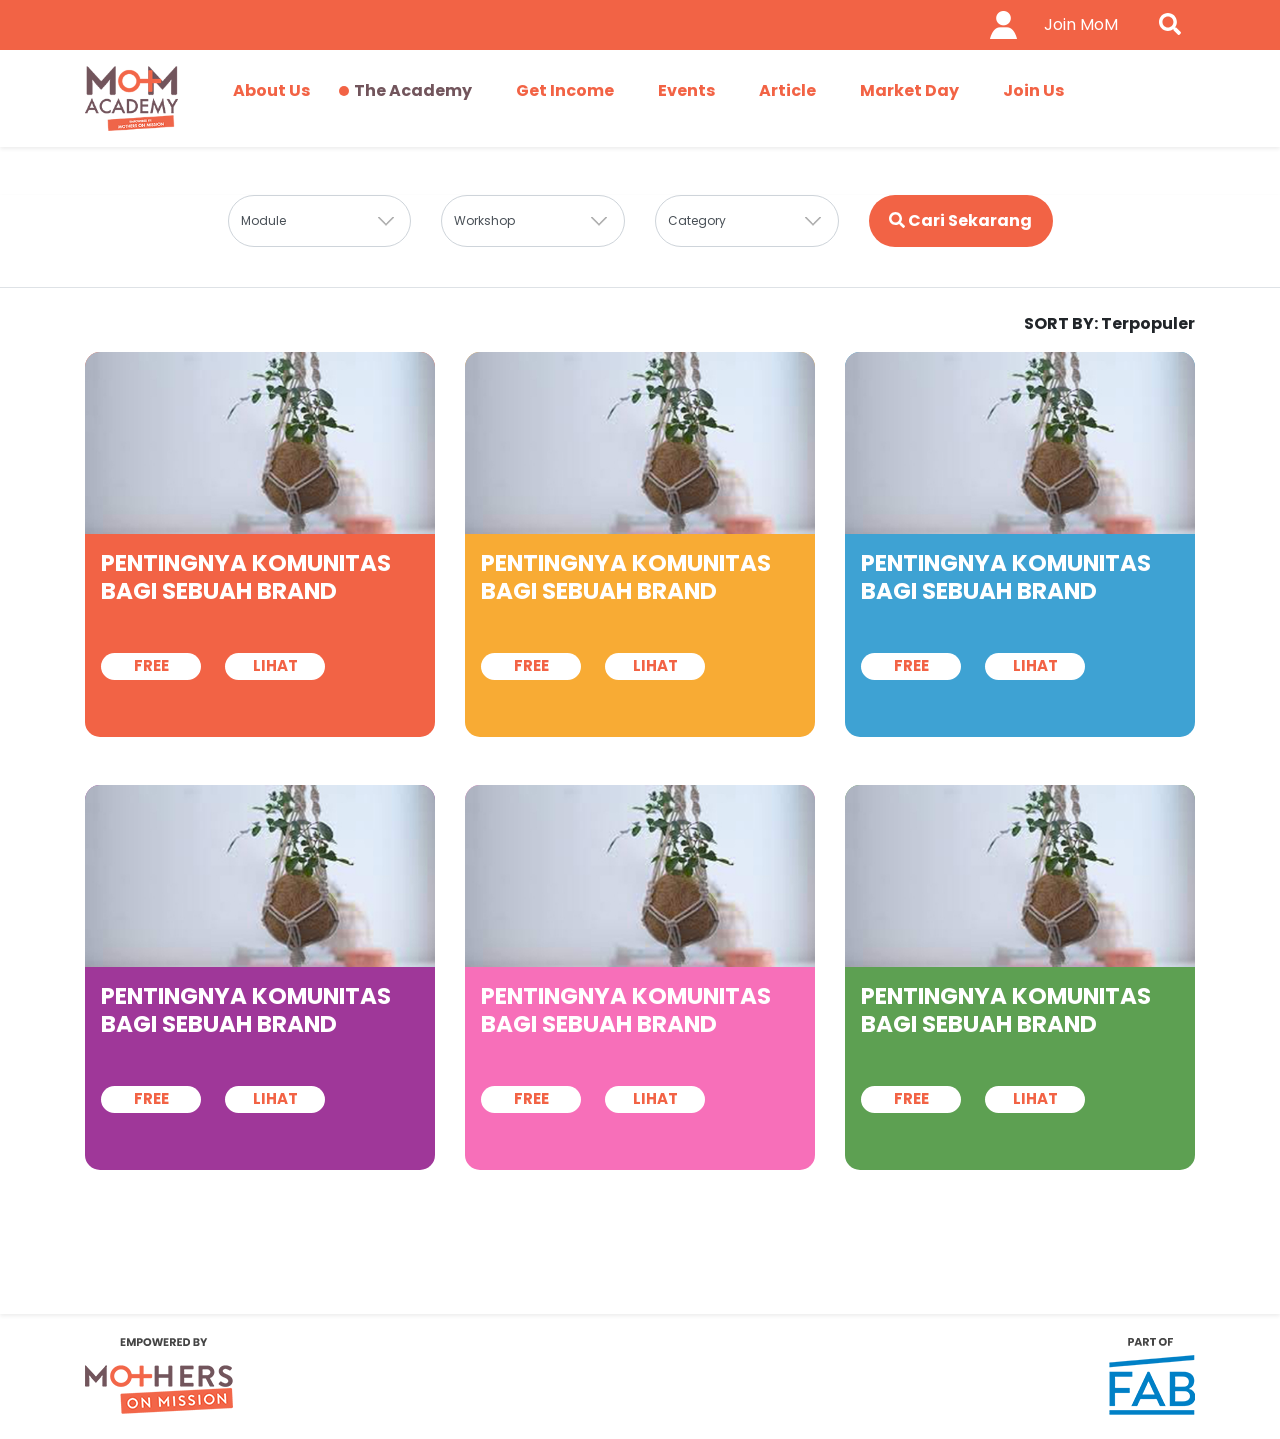
<file: academy-class-module.html>
<!doctype html>
<html class="no-js" lang="">
  <head>
    <meta charset="utf-8">
    <meta name="description" content="">

    <meta name="viewport" content="width=device-width, initial-scale=1, shrink-to-fit=no">
    <title>mom academy fe</title>
    <link rel="apple-touch-icon" href="apple-touch-icon.png">
    <!-- Place favicon.ico in the root directory -->
    <link rel="stylesheet" href="styles/vendor.css">
    <link rel="preconnect" href="https://fonts.googleapis.com">
    <link rel="preconnect" href="https://fonts.gstatic.com" crossorigin>
    <link href="https://fonts.googleapis.com/css2?family=Poppins:wght@300;400;500;600;700;800;900&display=swap" rel="stylesheet"> 
    <link rel="stylesheet" href="styles/main.css">
    <script src="scripts/modernizr.js"></script>
  </head>
  <body>
    <!--[if IE]>
      <p class="browserupgrade">You are using an <strong>outdated</strong> browser. Please <a href="http://browsehappy.com/">upgrade your browser</a> to improve your experience.</p>
    <![endif]-->
    <div id="wrapper">
      <div id="top-desktop" class="shadow-sm mb-5 bg-white">
        <div class="orange-top">
          <div class="container">
            <div class="row justify-content-end">
              <div class="col-md-6">
                <div class="d-flex justify-content-end align-items-center">
                  <div class="user pr-2"><a data-dismiss="modal" data-toggle="modal" href="#modalLogin"><img src="images/ico-user.png" alt="" class="img-fluid"></a></div>
                  <div class="act-link pr-2 text-center"><a data-toggle="modal" data-target="#modalRegist">Join MoM</a></div>
                  <form class="searchbar">
                    <input type="search" placeholder="Search here" name="search" class="searchbar-input" onkeyup="buttonUp();" required> 
                    <input type="submit" class="searchbar-submit" value="GO"> 
                    <span class="searchbar-icon"><i class="fa fa-search" aria-hidden="true"></i></span> 
                  </form>
                </div>
              </div>
            </div>            
          </div>
        </div>
        <div class="after-orange-top">
          <div class="container">
            <div class="top-wrapper d-flex py-3">
              <div class="logo"><a href="index.html"><img src="images/logo.png" alt="" class="img-fluid"></a></div>
              <div class="menus d-flex align-items-center col-md-11">
                <ul>
                  <li class="mr-4"><a href="about-us.html">About Us</a></li>
                  <li class="mr-4 active"><a href="academy-class.html">The Academy</a></li>
                  <li class="mr-4"><a href="get-income.html">Get Income</a></li>
                  <li class="mr-4"><a href="events.html">Events</a></li>
                  <li class="mr-4"><a href="article.html">Article</a></li>
                  <li class="mr-4"><a href="market.html">Market Day</a></li>
                  <li class="mr-4"><a href="join-us.html">Join Us</a></li>
                </ul>
              </div>
            </div>            
          </div>
        </div>
      </div>
      <div id="top-mobile">
        <nav class="navbar navbar-expand-lg orange-top">
          <button class="navbar-toggler p-0" type="button" data-toggle="collapse" data-target="#navbarSupportedContent" aria-controls="navbarSupportedContent" aria-expanded="false" aria-label="Toggle navigation">
            <i class="fas fa-bars text-white"></i>
          </button>
          <div class="d-flex justify-content-end align-items-center">
            <div class="user "><a href="#"><img src="images/ico-user.png" alt="" class="img-fluid"></a></div>
            <div class="act-link text-center"><a href="#">Join MoM</a></div>
          </div>

          <div class="collapse navbar-collapse" id="navbarSupportedContent">
            <ul class="navbar-nav mr-auto">
              <li class="nav-item active">
                <a class="nav-link text-white" href="index.html">Home <span class="sr-only">(current)</span></a>
              </li>
              <li class="nav-item">
                <a class="nav-link text-white" href="about-us.html">About Us</a>
              </li>
              <li class="nav-item">
                <a class="nav-link text-white" href="academy-class.html">The Academy</a>
              </li>
              <li class="nav-item">
                <a class="nav-link text-white" href="get-income.html">Get Income</a>
              </li>
              <li class="nav-item">
                <a class="nav-link text-white" href="events.html">Events</a>
              </li>
              <li class="nav-item">
                <a class="nav-link text-white" href="article.html">Article</a>
              </li>
              <li class="nav-item">
                <a class="nav-link text-white" href="market.html">Market Day</a>
              </li>
              <li class="nav-item">
                <a class="nav-link text-white" href="join-us.html">Join Us</a>
              </li>
            </ul>
            <form class="form-inline my-2 my-lg-0">
              <input class="form-control mr-sm-2" type="search" placeholder="Search" aria-label="Search">
              <button class="btn btn-outline-danger my-3 my-sm-0 text-white border-white" type="submit">Search</button>
            </form>
          </div>
        </nav>
      </div>
      <div id="academy" class="section pb-5 bg-white shadow-sm academy-class-page">
        <form action="" class="filter-category mb-4 pt-4 pt-lg-0">
          <div class="container">
            <div class="row justify-content-center">
              <div class="col-md-9">
                <div class="row">
                  <div class="col-md-3">
                    <div class="form-group">
                      <select class="form-control rounded-pill" id="select-module">
                        <option select hidden>Module</option>
                        <option>1</option>
                        <option>2</option>
                        <option>3</option>
                        <option>4</option>
                        <option>5</option>
                      </select>
                    </div>
                  </div>
                  <div class="col-md-3">
                    <div class="form-group">
                      <select class="form-control rounded-pill" id="select-workshop">
                        <option select hidden>Workshop</option>
                        <option>1</option>
                        <option>2</option>
                        <option>3</option>
                        <option>4</option>
                        <option>5</option>
                      </select>
                    </div>
                  </div>
                  <div class="col-md-3">
                    <div class="form-group">
                      <select class="form-control rounded-pill" id="select-category">
                        <option select hidden>Category</option>
                        <option>1</option>
                        <option>2</option>
                        <option>3</option>
                        <option>4</option>
                        <option>5</option>
                      </select>
                    </div>
                  </div>
                  <div class="col-md-3">
                    <button class="rounded-pill font-weight-bold btn-search text-white w-100"><i class="fa fa-search" aria-hidden="true"></i> Cari <span>Sekarang</span></button>
                  </div>
                </div>
              </div>
              
            </div>
          </div>
        </form>          
        <div class="column-list border-top pt-4">
          <div class="container">
            <div class="sortby">
              <div class="text-right font-weight-bold mb-3">
                <span class="text-uppercase">sort by:</span> <span>Terpopuler</span>
              </div>
            </div>
            <div class="column mb-5">
              <div class="row">
                <div class="col-md-6 col-lg-4 mb-5">
                  <div class="block">
                    <div class="block-module bg-orange">
                      <div class="img">
                        <a href="detail-module.html" class="position-relative">
                          <img src="images/img-pot.jpg" alt="" class="img-fluid">
                          <div class="title-mobile d-block d-sm-none text-white text-uppercase position-absolute font-weight-bold p-3">PENTINGNYA KOMUNITAS BAGI SEBUAH BRAND</div>
                        </a>
                      </div>
                      <div class="block-text w-100 p-3">
                        <h6 class="mb-5 d-none d-sm-block"><a href="detail-module.html">PENTINGNYA KOMUNITAS BAGI SEBUAH BRAND</a></h6>
                        <div class="btn-act">
                          <a href="#" class="rounded-pill mb-2 text-uppercase">Free</a>
                          <a href="detail-class.html" class="rounded-pill text-uppercase">Lihat</a>
                        </div>
                      </div>
                    </div>       
                  </div>
                </div>
                <div class="col-md-6 col-lg-4 mb-5">
                  <div class="block">
                    <div class="block-module bg-yellow">
                      <div class="img">
                        <a href="detail-module.html" class="position-relative">
                          <img src="images/img-pot.jpg" alt="" class="img-fluid">
                          <div class="title-mobile d-block d-sm-none text-white text-uppercase position-absolute font-weight-bold p-3">PENTINGNYA KOMUNITAS BAGI SEBUAH BRAND</div>
                        </a>
                      </div>
                      <div class="block-text w-100 p-3">
                        <h6 class="mb-5 d-none d-sm-block"><a href="detail-module.html">PENTINGNYA KOMUNITAS BAGI SEBUAH BRAND</a></h6>
                        <div class="btn-act">
                          <a href="#" class="rounded-pill mb-2 text-uppercase">Free</a>
                          <a href="detail-class.html" class="rounded-pill text-uppercase">Lihat</a>
                        </div>
                      </div>
                    </div>       
                  </div>
                </div>
                <div class="col-md-6 col-lg-4 mb-5">
                  <div class="block">
                    <div class="block-module bg-blue">
                      <div class="img">
                        <a href="detail-module.html" class="position-relative">
                          <img src="images/img-pot.jpg" alt="" class="img-fluid">
                          <div class="title-mobile d-block d-sm-none text-white text-uppercase position-absolute font-weight-bold p-3">PENTINGNYA KOMUNITAS BAGI SEBUAH BRAND</div>
                        </a>
                      </div>
                      <div class="block-text w-100 p-3">
                        <h6 class="mb-5 d-none d-sm-block"><a href="detail-module.html">PENTINGNYA KOMUNITAS BAGI SEBUAH BRAND</a></h6>
                        <div class="btn-act">
                          <a href="#" class="rounded-pill mb-2 text-uppercase">Free</a>
                          <a href="detail-class.html" class="rounded-pill text-uppercase">Lihat</a>
                        </div>
                      </div>
                    </div>       
                  </div>
                </div>
                <div class="col-md-6 col-lg-4 mb-5">
                  <div class="block">
                    <div class="block-module bg-purple">
                      <div class="img">
                        <a href="detail-module.html" class="position-relative">
                          <img src="images/img-pot.jpg" alt="" class="img-fluid">
                          <div class="title-mobile d-block d-sm-none text-white text-uppercase position-absolute font-weight-bold p-3">PENTINGNYA KOMUNITAS BAGI SEBUAH BRAND</div>
                        </a>
                      </div>
                      <div class="block-text w-100 p-3">
                        <h6 class="mb-5 d-none d-sm-block"><a href="detail-module.html">PENTINGNYA KOMUNITAS BAGI SEBUAH BRAND</a></h6>
                        <div class="btn-act">
                          <a href="#" class="rounded-pill mb-2 text-uppercase">Free</a>
                          <a href="detail-class.html" class="rounded-pill text-uppercase">Lihat</a>
                        </div>
                      </div>
                    </div>       
                  </div>
                </div>
                <div class="col-md-6 col-lg-4 mb-5">
                  <div class="block">
                    <div class="block-module bg-pink">
                      <div class="img">
                        <a href="detail-module.html" class="position-relative">
                          <img src="images/img-pot.jpg" alt="" class="img-fluid">
                          <div class="title-mobile d-block d-sm-none text-white text-uppercase position-absolute font-weight-bold p-3">PENTINGNYA KOMUNITAS BAGI SEBUAH BRAND</div>
                        </a>
                      </div>
                      <div class="block-text w-100 p-3">
                        <h6 class="mb-5 d-none d-sm-block"><a href="detail-module.html">PENTINGNYA KOMUNITAS BAGI SEBUAH BRAND</a></h6>
                        <div class="btn-act">
                          <a href="#" class="rounded-pill mb-2 text-uppercase">Free</a>
                          <a href="detail-class.html" class="rounded-pill text-uppercase">Lihat</a>
                        </div>
                      </div>
                    </div>       
                  </div>
                </div>
                <div class="col-md-6 col-lg-4 mb-5">
                  <div class="block">
                    <div class="block-module bg-green">
                      <div class="img">
                        <a href="detail-module.html" class="position-relative">
                          <img src="images/img-pot.jpg" alt="" class="img-fluid">
                          <div class="title-mobile d-block d-sm-none text-white text-uppercase position-absolute font-weight-bold p-3">PENTINGNYA KOMUNITAS BAGI SEBUAH BRAND</div>
                        </a>
                      </div>
                      <div class="block-text w-100 p-3">
                        <h6 class="mb-5 d-none d-sm-block"><a href="detail-module.html">PENTINGNYA KOMUNITAS BAGI SEBUAH BRAND</a></h6>
                        <div class="btn-act">
                          <a href="#" class="rounded-pill mb-2 text-uppercase">Free</a>
                          <a href="detail-class.html" class="rounded-pill text-uppercase">Lihat</a>
                        </div>
                      </div>
                    </div>       
                  </div>
                </div>
              </div>
            </div>
          </div>
        </div>
      </div>
      <div id="bottom">
        <div class="container">
          <div class="d-flex justify-content-between py-4">
            <div class="block">
              <img src="images/logo-footer.png" alt="" class="img-fluid">
            </div>
            <div class="block">
              <img src="images/logo-fab.png" alt="" class="img-fluid">
            </div>
          </div>
        </div>        
      </div>
    </div>

    <!-- Modal Regist -->
    <div class="modal fade form-popup" id="modalRegist">
      <div class="modal-dialog modal-dialog-centered" role="document">
        <div class="modal-content">
          <div class="modal-header border-0">
            <div class="text-center w-100"><img src="images/logo.png" alt="" class="img-fluid"></div>
          </div>
          <div class="modal-body px-md-5">
            <h4 class="title">Login</h4>
            <div class="sso mb-3"><img src="images/btn-fb.png" alt="" class="img-fluid"></div>
            <div class="sso mb-3"><img src="images/btn-google.png" alt="" class="img-fluid"></div>
            <div class="wrapper-oblock position-relative text-center mb-3">
              <div class="oblock px-3">atau</div>
            </div>
            <form action="" class="form-regist">
              <div class="form-group">
                <input type="text" class="form-control" placeholder="Username">
              </div>
              <div class="form-group">
                <input type="text" class="form-control" placeholder="Nama Depan">
              </div>
              <div class="form-group">
                <input type="text" class="form-control" placeholder="Nama Belakang">
              </div>
              <div class="form-group">
                <input type="text" class="form-control" placeholder="Alamat Email">
              </div>
              <div class="form-group">
                <input type="text" class="form-control" placeholder="Nomor Ponsel">
              </div>
              <div class="form-group">
                <input type="password" class="form-control" placeholder="Password">
              </div>
              <div class="form-group">
                <input type="password" class="form-control" placeholder="*Konfirmasi Password">
              </div>
              <div class="form-group">
                <div class="form-check">
                  <input class="form-check-input" type="checkbox" id="gridCheck1">
                  <label class="form-check-label" for="gridCheck1">
                    Saya telah <span>membaca dan mengerti</span>
                  </label>
                </div>
              </div>
              <div class="form-group">
                <div class="form-check">
                  <input class="form-check-input" type="checkbox" id="gridCheck2">
                  <label class="form-check-label" for="gridCheck2">
                    Saya menerima <span>kebijakan privasi</span>
                  </label>
                </div>
              </div>
              <div class="form-group">
                <div class="form-check">
                  <input class="form-check-input" type="checkbox" id="gridCheck3">
                  <label class="form-check-label" for="gridCheck3">
                    Saya tertarik mendapatkan kabar, informasi, diskon dari Mothers on Mission
                  </label>
                </div>
              </div>
              <div class="form-group">
                <button class="text-uppercase text-white font-weight-bold border-0 w-100 btn-submit-popup" type="submit">Daftar sekarang</button>
              </div>
              <div class="form-group">
                <div data-dismiss="modal" data-toggle="modal" href="#modalLogin">Sudah punya akun? Masuk</div>
              </div>
            </form>
          </div>
        </div>
      </div>
    </div>

    
    <!-- Modal Login -->
    <div class="modal fade form-popup pb-5" id="modalLogin" >
      <div class="modal-dialog modal-dialog-centered" role="document">
        <div class="modal-content">
          <div class="modal-header border-0">
            <div class="text-center w-100"><img src="images/logo.png" alt="" class="img-fluid"></div>
          </div>
          <div class="modal-body px-md-5">
            <h4 class="title">Login</h4>
            <div class="sso mb-3"><img src="images/btn-fb.png" alt="" class="img-fluid"></div>
            <div class="sso mb-3"><img src="images/btn-google.png" alt="" class="img-fluid"></div>
            <div class="wrapper-oblock position-relative text-center mb-3">
              <div class="oblock px-3">atau</div>
            </div>
            <form action="" class="form-regist">
              <div class="form-group">
                <input type="text" class="form-control" placeholder="Email or Phone Number">
              </div>
              <div class="form-group">
                <button class="text-uppercase text-white font-weight-bold border-0 w-100 btn-submit-popup" type="submit">Next</button>
              </div>
              <div class="form-group">
                <div class="" data-dismiss="modal" data-toggle="modal" href="#modalRegist">Belum punya akun? Yuk Daftar</div>
              </div>
            </form>
          </div>
        </div>
      </div>
    </div>

    <!-- Google Analytics: change UA-XXXXX-X to be your site's ID. -->
    <script>
      (function(b,o,i,l,e,r){b.GoogleAnalyticsObject=l;b[l]||(b[l]=
      function(){(b[l].q=b[l].q||[]).push(arguments)});b[l].l=+new Date;
      e=o.createElement(i);r=o.getElementsByTagName(i)[0];
      e.src='https://www.google-analytics.com/analytics.js';
      r.parentNode.insertBefore(e,r)}(window,document,'script','ga'));
      ga('create','UA-XXXXX-X');ga('send','pageview');
    </script>
    <script src="scripts/vendor.js"></script>
    <script src="scripts/main.js"></script>
  </body>
</html>
</file>
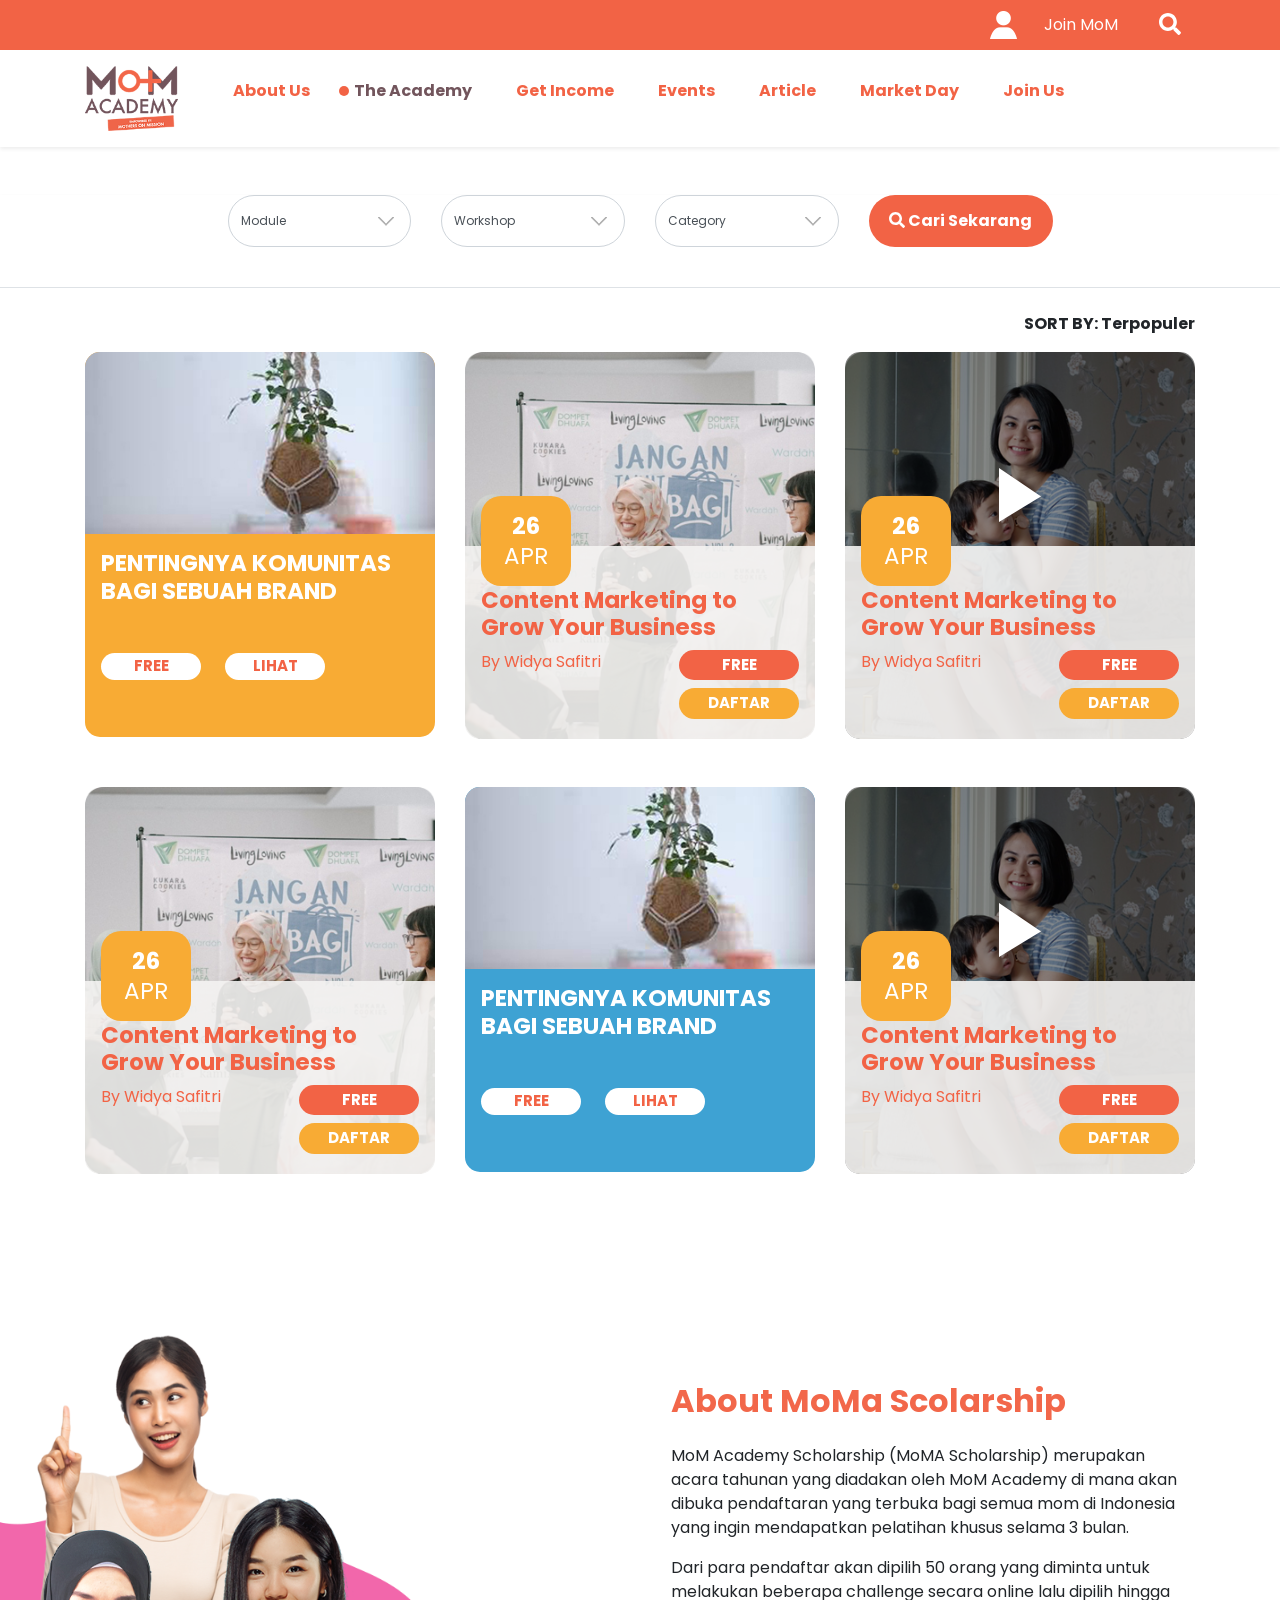
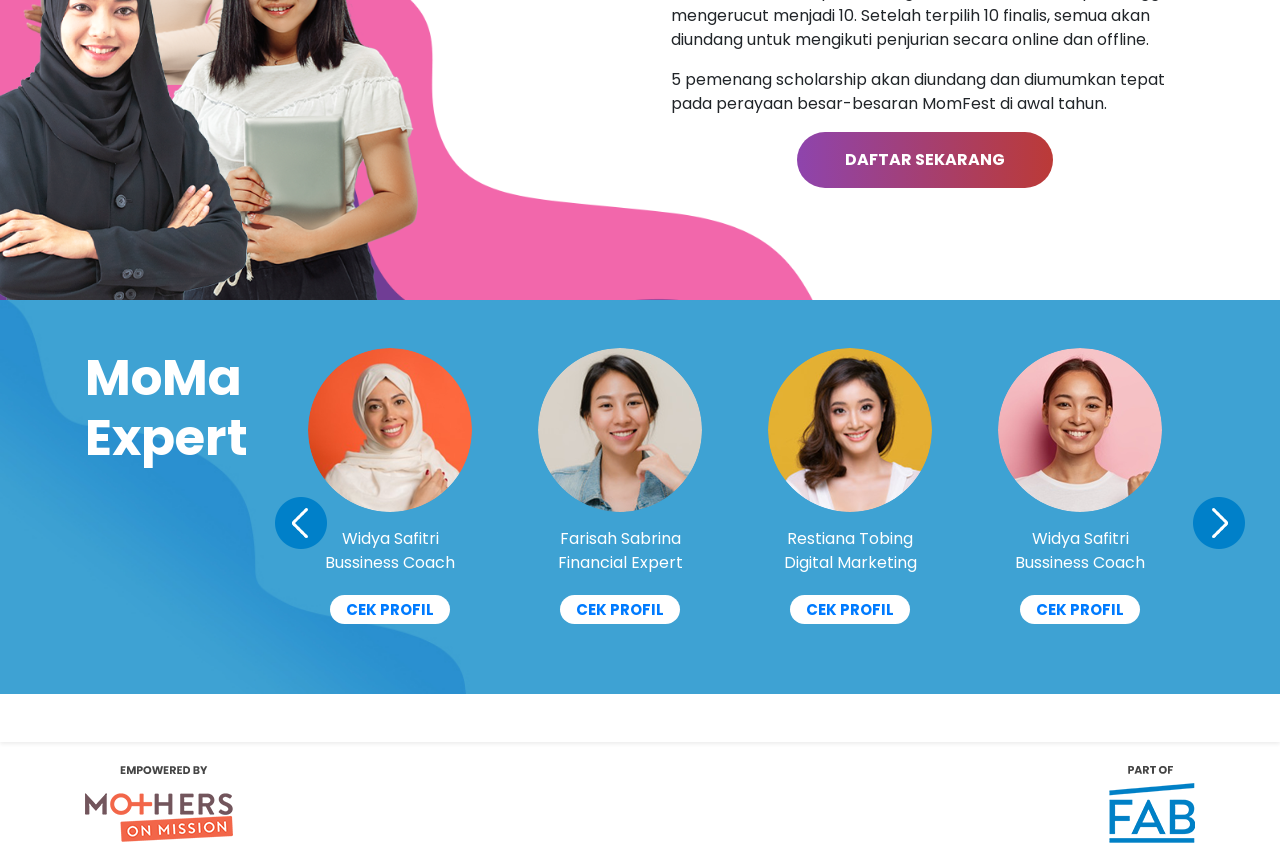
<file: academy-class.html>
<!doctype html>
<html class="no-js" lang="">
  <head>
    <meta charset="utf-8">
    <meta name="description" content="">

    <meta name="viewport" content="width=device-width, initial-scale=1, shrink-to-fit=no">
    <title>mom academy fe</title>
    <link rel="apple-touch-icon" href="apple-touch-icon.png">
    <!-- Place favicon.ico in the root directory -->
    <link rel="stylesheet" href="styles/vendor.css">
    <link rel="preconnect" href="https://fonts.googleapis.com">
    <link rel="preconnect" href="https://fonts.gstatic.com" crossorigin>
    <link href="https://fonts.googleapis.com/css2?family=Poppins:wght@300;400;500;600;700;800;900&display=swap" rel="stylesheet"> 
    <link rel="stylesheet" href="styles/main.css">
    <script src="scripts/modernizr.js"></script>
  </head>
  <body>
    <!--[if IE]>
      <p class="browserupgrade">You are using an <strong>outdated</strong> browser. Please <a href="http://browsehappy.com/">upgrade your browser</a> to improve your experience.</p>
    <![endif]-->
    <div id="wrapper">
      <div id="top-desktop" class="shadow-sm mb-5 bg-white">
        <div class="orange-top">
          <div class="container">
            <div class="row justify-content-end">
              <div class="col-md-6">
                <div class="d-flex justify-content-end align-items-center">
                  <div class="user pr-2"><a data-dismiss="modal" data-toggle="modal" href="#modalLogin"><img src="images/ico-user.png" alt="" class="img-fluid"></a></div>
                  <div class="act-link pr-2 text-center"><a data-toggle="modal" data-target="#modalRegist">Join MoM</a></div>
                  <form class="searchbar">
                    <input type="search" placeholder="Search here" name="search" class="searchbar-input" onkeyup="buttonUp();" required> 
                    <input type="submit" class="searchbar-submit" value="GO"> 
                    <span class="searchbar-icon"><i class="fa fa-search" aria-hidden="true"></i></span> 
                  </form>
                </div>
              </div>
            </div>            
          </div>
        </div>
        <div class="after-orange-top">
          <div class="container">
            <div class="top-wrapper d-flex py-3">
              <div class="logo"><a href="index.html"><img src="images/logo.png" alt="" class="img-fluid"></a></div>
              <div class="menus d-flex align-items-center col-md-11">
                <ul>
                  <li class="mr-4"><a href="about-us.html">About Us</a></li>
                  <li class="mr-4 active"><a href="academy-class.html">The Academy</a></li>
                  <li class="mr-4"><a href="get-income.html">Get Income</a></li>
                  <li class="mr-4"><a href="events.html">Events</a></li>
                  <li class="mr-4"><a href="article.html">Article</a></li>
                  <li class="mr-4"><a href="market.html">Market Day</a></li>
                  <li class="mr-4"><a href="join-us.html">Join Us</a></li>
                </ul>
              </div>
            </div>            
          </div>
        </div>
      </div>
      <div id="top-mobile">
        <nav class="navbar navbar-expand-lg orange-top">
          <button class="navbar-toggler p-0" type="button" data-toggle="collapse" data-target="#navbarSupportedContent" aria-controls="navbarSupportedContent" aria-expanded="false" aria-label="Toggle navigation">
            <i class="fas fa-bars text-white"></i>
          </button>
          <div class="d-flex justify-content-end align-items-center">
            <div class="user "><a href="#"><img src="images/ico-user.png" alt="" class="img-fluid"></a></div>
            <div class="act-link text-center"><a href="#">Join MoM</a></div>
          </div>

          <div class="collapse navbar-collapse" id="navbarSupportedContent">
            <ul class="navbar-nav mr-auto">
              <li class="nav-item active">
                <a class="nav-link text-white" href="index.html">Home <span class="sr-only">(current)</span></a>
              </li>
              <li class="nav-item">
                <a class="nav-link text-white" href="about-us.html">About Us</a>
              </li>
              <li class="nav-item">
                <a class="nav-link text-white" href="academy-class.html">The Academy</a>
              </li>
              <li class="nav-item">
                <a class="nav-link text-white" href="get-income.html">Get Income</a>
              </li>
              <li class="nav-item">
                <a class="nav-link text-white" href="events.html">Events</a>
              </li>
              <li class="nav-item">
                <a class="nav-link text-white" href="article.html">Article</a>
              </li>
              <li class="nav-item">
                <a class="nav-link text-white" href="market.html">Market Day</a>
              </li>
              <li class="nav-item">
                <a class="nav-link text-white" href="join-us.html">Join Us</a>
              </li>
            </ul>
            <form class="form-inline my-2 my-lg-0">
              <input class="form-control mr-sm-2" type="search" placeholder="Search" aria-label="Search">
              <button class="btn btn-outline-danger my-3 my-sm-0 text-white border-white" type="submit">Search</button>
            </form>
          </div>
        </nav>
      </div>
      <div id="academy" class="section pb-5 bg-white shadow-sm academy-class-page">
        <form action="" class="filter-category mb-4 pt-4 pt-lg-0">
          <div class="container">
            <div class="row justify-content-center">
              <div class="col-md-9">
                <div class="row">
                  <div class="col-md-3">
                    <div class="form-group">
                      <select class="form-control rounded-pill" id="select-module">
                        <option select hidden>Module</option>
                        <option>1</option>
                        <option>2</option>
                        <option>3</option>
                        <option>4</option>
                        <option>5</option>
                      </select>
                    </div>
                  </div>
                  <div class="col-md-3">
                    <div class="form-group">
                      <select class="form-control rounded-pill" id="select-workshop">
                        <option select hidden>Workshop</option>
                        <option>1</option>
                        <option>2</option>
                        <option>3</option>
                        <option>4</option>
                        <option>5</option>
                      </select>
                    </div>
                  </div>
                  <div class="col-md-3">
                    <div class="form-group">
                      <select class="form-control rounded-pill" id="select-category">
                        <option select hidden>Category</option>
                        <option>1</option>
                        <option>2</option>
                        <option>3</option>
                        <option>4</option>
                        <option>5</option>
                      </select>
                    </div>
                  </div>
                  <div class="col-md-3">
                    <button class="rounded-pill font-weight-bold btn-search text-white w-100"><i class="fa fa-search" aria-hidden="true"></i> Cari <span>Sekarang</span></button>
                  </div>
                </div>
              </div>
              
            </div>
          </div>
        </form>          
        <div class="column-list border-top pt-4">
          <div class="container">
            <div class="sortby">
              <div class="text-right font-weight-bold mb-3">
                <span class="text-uppercase">sort by:</span> <span>Terpopuler</span>
              </div>
            </div>
            <div class="column mb-5">
              <div class="row">
                <div class="col-md-6 col-lg-4 mb-5">
                  <div class="block">
                    <div class="block-module bg-yellow">
                      <div class="img">
                        <a href="detail-class.html" class="position-relative">
                          <img src="images/img-pot.jpg" alt="" class="img-fluid">
                          <div class="title-mobile d-block d-sm-none text-white text-uppercase position-absolute font-weight-bold p-3">PENTINGNYA KOMUNITAS BAGI SEBUAH BRAND</div>
                        </a>
                      </div>
                      <div class="block-text w-100 p-3">
                        <h6 class="mb-5 d-none d-sm-block"><a href="detail-module.html">PENTINGNYA KOMUNITAS BAGI SEBUAH BRAND</a></h6>
                        <div class="btn-act">
                          <a href="#" class="rounded-pill mb-2 text-uppercase">Free</a>
                          <a href="detail-class.html" class="rounded-pill text-uppercase">Lihat</a>
                        </div>
                      </div>
                    </div>       
                  </div>
                </div>
                <div class="col-md-6 col-lg-4 mb-5">
                  <div class="block">
                    <div class="block-col position-relative">
                      <div class="img">
                        <a href="detail-class.html" class="position-relative">
                          <img src="images/img-class-2.png" alt="" class="img-fluid">
                          <div class="floating-txt d-block d-sm-none position-absolute text-white p-2">
                            <h6>Content Marketing to Grow Your Business</h6>
                            <div class="author">By Widya Safitri</div>
                          </div>   
                        </a>
                      </div>
                      <div class="block-text w-100 p-3">
                        <div class="date text-white text-center font-weight-bold d-flex align-items-center justify-content-center flex-column">26 <span class="text-uppercase font-weight-normal">apr</span></div>
                        <h6 class="d-none d-sm-block"><a href="detail-class.html">Content Marketing to Grow Your Business</a></h6>
                        <div class="column">
                          <div class="author d-none d-sm-block">By Widya Safitri</div>
                          <div class="btn-act text-center">
                            <a href="detail-class.html" class="free rounded-pill text-white mb-2 text-uppercase p-1">Free</a>
                            <a href="#" class="daftar rounded-pill text-white text-uppercase p-1">Daftar</a>
                          </div>
                        </div>
                      </div>
                    </div>       
                  </div>
                </div>
                <div class="col-md-6 col-lg-4 mb-5">
                  <div class="block">
                    <div class="block-col position-relative">
                      <div class="img">
                        <a href="detail-class.html" class="thumb-video position-relative">
                          <img src="images/img-class-3.png" alt="" class="img-fluid">
                          <div class="floating-txt d-block d-sm-none position-absolute text-white p-2">
                            <h6>Content Marketing to Grow Your Business</h6>
                            <div class="author">By Widya Safitri</div>
                          </div>  
                        </a>
                      </div>
                      <div class="block-text w-100 p-3">
                        <div class="date text-white text-center font-weight-bold d-flex align-items-center justify-content-center flex-column">26 <span class="text-uppercase font-weight-normal">apr</span></div>
                        <h6 class="d-none d-sm-block"><a href="detail-class.html">Content Marketing to Grow Your Business</a></h6>
                        <div class="column">
                          <div class="author d-none d-sm-block">By Widya Safitri</div>
                          <div class="btn-act text-center">
                            <a href="detail-class.html" class="free rounded-pill text-white mb-2 text-uppercase p-1">Free</a>
                            <a href="#" class="daftar rounded-pill text-white text-uppercase p-1">Daftar</a>
                          </div>
                        </div>
                      </div>
                    </div>       
                  </div>
                </div>
                <div class="col-md-6 col-lg-4 mb-5">
                  <div class="block">
                    <div class="block-col position-relative">
                      <div class="img">
                        <a href="detail-class.html" class="position-relative">
                          <img src="images/img-class-2.png" alt="" class="img-fluid">
                          <div class="floating-txt d-block d-sm-none position-absolute text-white p-2">
                            <h6>Content Marketing to Grow Your Business</h6>
                            <div class="author">By Widya Safitri</div>
                          </div>   
                        </a>
                      </div>
                      <div class="block-text w-100 p-3">
                        <div class="date text-white text-center font-weight-bold d-flex align-items-center justify-content-center flex-column">26 <span class="text-uppercase font-weight-normal">apr</span></div>
                        <h6 class="d-none d-sm-block"><a href="detail-class.html">Content Marketing to Grow Your Business</a></h6>
                        <div class="column">
                          <div class="author d-none d-sm-block">By Widya Safitri</div>
                          <div class="btn-act text-center">
                            <a href="detail-class.html" class="free rounded-pill text-white mb-2 text-uppercase p-1">Free</a>
                            <a href="#" class="daftar rounded-pill text-white text-uppercase p-1">Daftar</a>
                          </div>
                        </div>
                      </div>
                    </div>       
                  </div>
                </div>
                <div class="col-md-6 col-lg-4 mb-5">
                  <div class="block">
                    <div class="block-module bg-blue">
                      <div class="img">
                        <a href="detail-class.html" class="position-relative">
                          <img src="images/img-pot.jpg" alt="" class="img-fluid">
                          <div class="title-mobile d-block d-sm-none text-white text-uppercase position-absolute font-weight-bold p-3">PENTINGNYA KOMUNITAS BAGI SEBUAH BRAND</div>
                        </a>
                      </div>
                      <div class="block-text w-100 p-3">
                        <h6 class="mb-5 d-none d-sm-block"><a href="detail-module.html">PENTINGNYA KOMUNITAS BAGI SEBUAH BRAND</a></h6>
                        <div class="btn-act">
                          <a href="#" class="rounded-pill mb-2 text-uppercase">Free</a>
                          <a href="detail-class.html" class="rounded-pill text-uppercase">Lihat</a>
                        </div>
                      </div>
                    </div>       
                  </div>
                </div>
                <div class="col-md-6 col-lg-4 mb-5">
                  <div class="block">
                    <div class="block-col position-relative">
                      <div class="img">
                        <a href="detail-class.html" class="thumb-video position-relative">
                          <img src="images/img-class-3.png" alt="" class="img-fluid">
                          <div class="floating-txt d-block d-sm-none position-absolute text-white p-2">
                            <h6>Content Marketing to Grow Your Business</h6>
                            <div class="author">By Widya Safitri</div>
                          </div>  
                        </a>
                      </div>
                      <div class="block-text w-100 p-3">
                        <div class="date text-white text-center font-weight-bold d-flex align-items-center justify-content-center flex-column">26 <span class="text-uppercase font-weight-normal">apr</span></div>
                        <h6 class="d-none d-sm-block"><a href="detail-class.html">Content Marketing to Grow Your Business</a></h6>
                        <div class="column">
                          <div class="author d-none d-sm-block">By Widya Safitri</div>
                          <div class="btn-act text-center">
                            <a href="#" class="free rounded-pill text-white mb-2 text-uppercase p-1">Free</a>
                            <a href="detail-class.html" class="daftar rounded-pill text-white text-uppercase p-1">Daftar</a>
                          </div>
                        </div>
                      </div>
                    </div>       
                  </div>
                </div>
              </div>
            </div>
          </div>
        </div>
        <div id="before-expert" class="section py-5">
          <div class="container">
            <div class="row justify-content-end">
              <div class="col-md-6 col-lg-6">
                <h2 class="title mt-4 pt-4 mb-2 d-block d-sm-none">About MoMa Scolarship</h2>
                <div class="block p-3 rounded my-sm-5">
                  <h2 class="title mb-4 d-none d-sm-block">About MoMa Scolarship</h2>
                  <div class="shortdesc">
                    <p>MoM Academy Scholarship (MoMA Scholarship) merupakan acara tahunan yang diadakan oleh MoM Academy di mana akan dibuka pendaftaran yang terbuka bagi semua mom di Indonesia yang ingin mendapatkan pelatihan khusus selama 3 bulan.</p>
                    <p>Dari para pendaftar akan dipilih 50 orang yang diminta untuk melakukan beberapa challenge secara online lalu dipilih hingga mengerucut menjadi 10. Setelah terpilih 10 finalis, semua akan diundang untuk mengikuti penjurian secara online dan offline.</p>
                    <p>5 pemenang scholarship akan diundang dan diumumkan  tepat pada perayaan besar-besaran MomFest di awal tahun.</p>
                  </div>
                  <div class="button-wrapper d-flex justify-content-center">
                    <div class="button"><a href="get-income.html" class="rounded-pill link-gradient font-weight-bold d-flex align-items-center justify-content-center text-uppercase text-white text-center py-3 px-5">daftar sekarang</a></div>
                  </div>                  
                </div>
              </div>
            </div>
          </div>
        </div>
        <div id="expert" class="section py-5">
        <div class="container">
          <div class="row">
            <div class="col-md-2">
              <h1 class="headline text-white">MoMa Expert</h1>
            </div>
            <div class="col-md-10">
              <div class="sliders-wrapper">
                <div class="slider multiple-items">
                  <div class="block text-center">
                    <div class="img d-inline-block"><img src="images/img-people-1.png" alt="" class="img-fluid"></div>
                    <div class="after-img text-white mt-2">
                      <div class="name">Widya Safitri</div>
                      <div class="position">Bussiness Coach</div>
                      <div class="more my-4"><a href="#" class="rounded-pill text-uppercase bg-white px-3 py-1">cek profil</a></div>
                    </div>
                  </div>
                  <div class="block text-center">
                    <div class="img d-inline-block"><img src="images/img-people-2.png" alt="" class="img-fluid"></div>
                    <div class="after-img text-white mt-2">
                      <div class="name">Farisah Sabrina</div>
                      <div class="position">Financial Expert</div>
                      <div class="more my-4"><a href="#" class="rounded-pill text-uppercase bg-white px-3 py-1">cek profil</a></div>
                    </div>
                  </div>
                  <div class="block text-center">
                    <div class="img d-inline-block"><img src="images/img-people-3.png" alt="" class="img-fluid"></div>
                    <div class="after-img text-white mt-2">
                      <div class="name">Restiana Tobing</div>
                      <div class="position">Digital Marketing</div>
                      <div class="more my-4"><a href="#" class="rounded-pill text-uppercase bg-white px-3 py-1">cek profil</a></div>
                    </div>
                  </div>
                  <div class="block text-center">
                    <div class="img d-inline-block"><img src="images/img-people-4.png" alt="" class="img-fluid"></div>
                    <div class="after-img text-white mt-2">
                      <div class="name">Widya Safitri</div>
                      <div class="position">Bussiness Coach</div>
                      <div class="more my-4"><a href="#" class="rounded-pill text-uppercase bg-white px-3 py-1">cek profil</a></div>
                    </div>
                  </div>
                  <div class="block text-center">
                    <div class="img d-inline-block"><img src="images/img-people-1.png" alt="" class="img-fluid"></div>
                    <div class="after-img text-white mt-2">
                      <div class="name">Widya Safitri</div>
                      <div class="position">Bussiness Coach</div>
                      <div class="more my-4"><a href="#" class="rounded-pill text-uppercase bg-white px-3 py-1">cek profil</a></div>
                    </div>
                  </div>
                </div>
              </div>
            </div>
          </div>
        </div>
      </div>
      </div>
      <div id="bottom">
        <div class="container">
          <div class="d-flex justify-content-between py-4">
            <div class="block">
              <img src="images/logo-footer.png" alt="" class="img-fluid">
            </div>
            <div class="block">
              <img src="images/logo-fab.png" alt="" class="img-fluid">
            </div>
          </div>
        </div>        
      </div>
    </div>

    <!-- Modal Regist -->
    <div class="modal fade form-popup" id="modalRegist">
      <div class="modal-dialog modal-dialog-centered" role="document">
        <div class="modal-content">
          <div class="modal-header border-0">
            <div class="text-center w-100"><img src="images/logo.png" alt="" class="img-fluid"></div>
          </div>
          <div class="modal-body px-md-5">
            <h4 class="title">Login</h4>
            <div class="sso mb-3"><img src="images/btn-fb.png" alt="" class="img-fluid"></div>
            <div class="sso mb-3"><img src="images/btn-google.png" alt="" class="img-fluid"></div>
            <div class="wrapper-oblock position-relative text-center mb-3">
              <div class="oblock px-3">atau</div>
            </div>
            <form action="" class="form-regist">
              <div class="form-group">
                <input type="text" class="form-control" placeholder="Username">
              </div>
              <div class="form-group">
                <input type="text" class="form-control" placeholder="Nama Depan">
              </div>
              <div class="form-group">
                <input type="text" class="form-control" placeholder="Nama Belakang">
              </div>
              <div class="form-group">
                <input type="text" class="form-control" placeholder="Alamat Email">
              </div>
              <div class="form-group">
                <input type="text" class="form-control" placeholder="Nomor Ponsel">
              </div>
              <div class="form-group">
                <input type="password" class="form-control" placeholder="Password">
              </div>
              <div class="form-group">
                <input type="password" class="form-control" placeholder="*Konfirmasi Password">
              </div>
              <div class="form-group">
                <div class="form-check">
                  <input class="form-check-input" type="checkbox" id="gridCheck1">
                  <label class="form-check-label" for="gridCheck1">
                    Saya telah <span>membaca dan mengerti</span>
                  </label>
                </div>
              </div>
              <div class="form-group">
                <div class="form-check">
                  <input class="form-check-input" type="checkbox" id="gridCheck2">
                  <label class="form-check-label" for="gridCheck2">
                    Saya menerima <span>kebijakan privasi</span>
                  </label>
                </div>
              </div>
              <div class="form-group">
                <div class="form-check">
                  <input class="form-check-input" type="checkbox" id="gridCheck3">
                  <label class="form-check-label" for="gridCheck3">
                    Saya tertarik mendapatkan kabar, informasi, diskon dari Mothers on Mission
                  </label>
                </div>
              </div>
              <div class="form-group">
                <button class="text-uppercase text-white font-weight-bold border-0 w-100 btn-submit-popup" type="submit">Daftar sekarang</button>
              </div>
              <div class="form-group">
                <div data-dismiss="modal" data-toggle="modal" href="#modalLogin">Sudah punya akun? Masuk</div>
              </div>
            </form>
          </div>
        </div>
      </div>
    </div>

    
    <!-- Modal Login -->
    <div class="modal fade form-popup pb-5" id="modalLogin" >
      <div class="modal-dialog modal-dialog-centered" role="document">
        <div class="modal-content">
          <div class="modal-header border-0">
            <div class="text-center w-100"><img src="images/logo.png" alt="" class="img-fluid"></div>
          </div>
          <div class="modal-body px-md-5">
            <h4 class="title">Login</h4>
            <div class="sso mb-3"><img src="images/btn-fb.png" alt="" class="img-fluid"></div>
            <div class="sso mb-3"><img src="images/btn-google.png" alt="" class="img-fluid"></div>
            <div class="wrapper-oblock position-relative text-center mb-3">
              <div class="oblock px-3">atau</div>
            </div>
            <form action="" class="form-regist">
              <div class="form-group">
                <input type="text" class="form-control" placeholder="Email or Phone Number">
              </div>
              <div class="form-group">
                <button class="text-uppercase text-white font-weight-bold border-0 w-100 btn-submit-popup" type="submit">Next</button>
              </div>
              <div class="form-group">
                <div class="" data-dismiss="modal" data-toggle="modal" href="#modalRegist">Belum punya akun? Yuk Daftar</div>
              </div>
            </form>
          </div>
        </div>
      </div>
    </div>

    <!-- Google Analytics: change UA-XXXXX-X to be your site's ID. -->
    <script>
      (function(b,o,i,l,e,r){b.GoogleAnalyticsObject=l;b[l]||(b[l]=
      function(){(b[l].q=b[l].q||[]).push(arguments)});b[l].l=+new Date;
      e=o.createElement(i);r=o.getElementsByTagName(i)[0];
      e.src='https://www.google-analytics.com/analytics.js';
      r.parentNode.insertBefore(e,r)}(window,document,'script','ga'));
      ga('create','UA-XXXXX-X');ga('send','pageview');
    </script>
    <script src="scripts/vendor.js"></script>
    <script src="scripts/main.js"></script>
  </body>
</html>
</file>
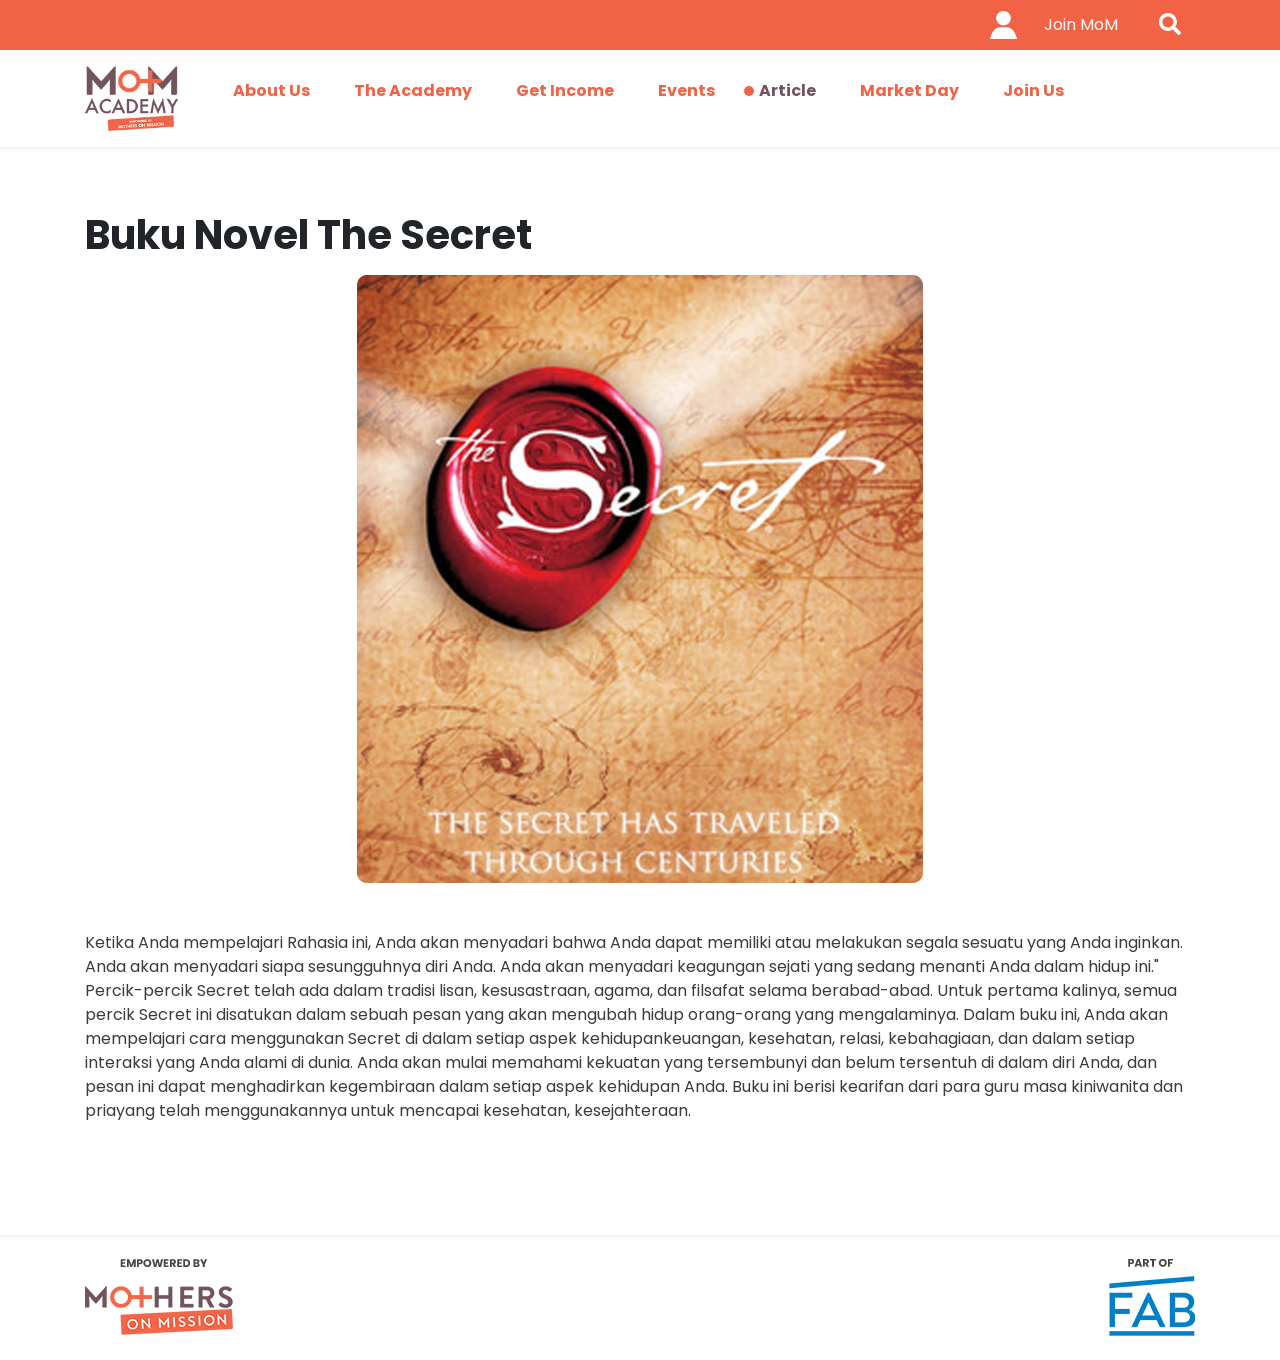
<file: article-detail.html>
<!doctype html>
<html class="no-js" lang="">
  <head>
    <meta charset="utf-8">
    <meta name="description" content="">

    <meta name="viewport" content="width=device-width, initial-scale=1, shrink-to-fit=no">
    <title>mom academy fe</title>
    <link rel="apple-touch-icon" href="apple-touch-icon.png">
    <!-- Place favicon.ico in the root directory -->
    <link rel="stylesheet" href="styles/vendor.css">
    <link rel="preconnect" href="https://fonts.googleapis.com">
    <link rel="preconnect" href="https://fonts.gstatic.com" crossorigin>
    <link href="https://fonts.googleapis.com/css2?family=Poppins:wght@300;400;500;600;700;800;900&display=swap" rel="stylesheet"> 
    <link rel="stylesheet" href="styles/main.css">
    <script src="scripts/modernizr.js"></script>
  </head>
  <body>
    <!--[if IE]>
      <p class="browserupgrade">You are using an <strong>outdated</strong> browser. Please <a href="http://browsehappy.com/">upgrade your browser</a> to improve your experience.</p>
    <![endif]-->
    <div id="wrapper">
      <div id="top-desktop" class="shadow-sm mb-3 bg-white">
        <div class="orange-top">
          <div class="container">
            <div class="row justify-content-end">
              <div class="col-md-6">
                <div class="d-flex justify-content-end align-items-center">
                  <div class="user pr-2"><a data-dismiss="modal" data-toggle="modal" href="#modalLogin"><img src="images/ico-user.png" alt="" class="img-fluid"></a></div>
                  <div class="act-link pr-2 text-center"><a data-toggle="modal" data-target="#modalRegist">Join MoM</a></div>
                  <form class="searchbar">
                    <input type="search" placeholder="Search here" name="search" class="searchbar-input" onkeyup="buttonUp();" required> 
                    <input type="submit" class="searchbar-submit" value="GO"> 
                    <span class="searchbar-icon"><i class="fa fa-search" aria-hidden="true"></i></span> 
                  </form>
                </div>
              </div>
            </div>            
          </div>
        </div>
        <div class="after-orange-top">
          <div class="container">
            <div class="top-wrapper d-flex py-3">
              <div class="logo"><a href="index.html"><img src="images/logo.png" alt="" class="img-fluid"></a></div>
              <div class="menus d-flex align-items-center col-md-11">
                <ul>
                  <li class="mr-4"><a href="about-us.html">About Us</a></li>
                  <li class="mr-4 "><a href="academy-class.html">The Academy</a></li>
                  <li class="mr-4"><a href="get-income.html">Get Income</a></li>
                  <li class="mr-4"><a href="events.html">Events</a></li>
                  <li class="mr-4 active"><a href="article.html">Article</a></li>
                  <li class="mr-4"><a href="market.html">Market Day</a></li>
                  <li class="mr-4"><a href="join-us.html">Join Us</a></li>
                </ul>
              </div>
            </div>            
          </div>
        </div>
      </div>
      <div id="top-mobile">
        <nav class="navbar navbar-expand-lg orange-top">
          <button class="navbar-toggler p-0" type="button" data-toggle="collapse" data-target="#navbarSupportedContent" aria-controls="navbarSupportedContent" aria-expanded="false" aria-label="Toggle navigation">
            <i class="fas fa-bars text-white"></i>
          </button>
          <div class="d-flex justify-content-end align-items-center">
            <div class="user "><a href="#"><img src="images/ico-user.png" alt="" class="img-fluid"></a></div>
            <div class="act-link text-center"><a href="#">Join MoM</a></div>
          </div>

          <div class="collapse navbar-collapse" id="navbarSupportedContent">
            <ul class="navbar-nav mr-auto">
              <li class="nav-item ">
                <a class="nav-link text-white" href="index.html">Home <span class="sr-only">(current)</span></a>
              </li>
              <li class="nav-item">
                <a class="nav-link text-white" href="about-us.html">About Us</a>
              </li>
              <li class="nav-item">
                <a class="nav-link text-white" href="academy-class.html">The Academy</a>
              </li>
              <li class="nav-item">
                <a class="nav-link text-white" href="get-income.html">Get Income</a>
              </li>
              <li class="nav-item">
                <a class="nav-link text-white" href="events.html">Events</a>
              </li>
              <li class="nav-item active">
                <a class="nav-link text-white" href="article.html">Article</a>
              </li>
              <li class="nav-item">
                <a class="nav-link text-white" href="market.html">Market Day</a>
              </li>
              <li class="nav-item">
                <a class="nav-link text-white" href="join-us.html">Join Us</a>
              </li>
            </ul>
            <form class="form-inline my-2 my-lg-0">
              <input class="form-control mr-sm-2" type="search" placeholder="Search" aria-label="Search">
              <button class="btn btn-outline-danger my-3 my-sm-0 text-white border-white" type="submit">Search</button>
            </form>
          </div>
        </nav>
      </div>
      <div id="article" class="section pb-5 bg-white shadow-sm article-class-page">  
        <div class="column-list border-top-0 pt-5">
          <div class="container">
            <div class="column mb-5">    
              <div class="row">
                <div class="col-md-12">
                  <h1 class="title-market mb-3">Buku Novel The Secret</h1>
                  <div class="img mb-5 text-center"><img src="images/market-large.png" alt="" class="img-fluid"></div>
                </div>
                <div class="col-md-12">
                  <div class="market-right-wrapper">                    
                    <div class="desc-block">
                      <div class="desc">
                        <p>Ketika Anda mempelajari Rahasia ini, Anda akan menyadari bahwa Anda dapat memiliki atau melakukan segala sesuatu yang Anda inginkan. Anda akan menyadari siapa sesungguhnya diri Anda. Anda akan menyadari keagungan sejati yang sedang menanti Anda dalam hidup ini." Percik-percik Secret telah ada dalam tradisi lisan, kesusastraan, agama, dan filsafat selama berabad-abad. Untuk pertama kalinya, semua percik Secret ini disatukan dalam sebuah pesan yang akan mengubah hidup orang-orang yang mengalaminya. Dalam buku ini, Anda akan mempelajari cara menggunakan Secret di dalam setiap aspek kehidupankeuangan, kesehatan, relasi, kebahagiaan, dan dalam setiap interaksi yang Anda alami di dunia. Anda akan mulai memahami kekuatan yang tersembunyi dan belum tersentuh di dalam diri Anda, dan pesan ini dapat menghadirkan kegembiraan dalam setiap aspek kehidupan Anda. Buku ini berisi kearifan dari para guru masa kiniwanita dan priayang telah menggunakannya untuk mencapai kesehatan, kesejahteraan.</p>
                      </div>
                    </div>
                  </div>
                </div>
              </div>           
            </div>
          </div>
        </div>
      </div>
      <div id="bottom">
        <div class="container">
          <div class="d-flex justify-content-between py-4">
            <div class="block">
              <img src="images/logo-footer.png" alt="" class="img-fluid">
            </div>
            <div class="block">
              <img src="images/logo-fab.png" alt="" class="img-fluid">
            </div>
          </div>
        </div>        
      </div>
    </div>

    <!-- Modal Regist -->
    <div class="modal fade form-popup" id="modalRegist">
      <div class="modal-dialog modal-dialog-centered" role="document">
        <div class="modal-content">
          <div class="modal-header border-0">
            <div class="text-center w-100"><img src="images/logo.png" alt="" class="img-fluid"></div>
          </div>
          <div class="modal-body px-md-5">
            <h4 class="title">Login</h4>
            <div class="sso mb-3"><img src="images/btn-fb.png" alt="" class="img-fluid"></div>
            <div class="sso mb-3"><img src="images/btn-google.png" alt="" class="img-fluid"></div>
            <div class="wrapper-oblock position-relative text-center mb-3">
              <div class="oblock px-3">atau</div>
            </div>
            <form action="" class="form-regist">
              <div class="form-group">
                <input type="text" class="form-control" placeholder="Username">
              </div>
              <div class="form-group">
                <input type="text" class="form-control" placeholder="Nama Depan">
              </div>
              <div class="form-group">
                <input type="text" class="form-control" placeholder="Nama Belakang">
              </div>
              <div class="form-group">
                <input type="text" class="form-control" placeholder="Alamat Email">
              </div>
              <div class="form-group">
                <input type="text" class="form-control" placeholder="Nomor Ponsel">
              </div>
              <div class="form-group">
                <input type="password" class="form-control" placeholder="Password">
              </div>
              <div class="form-group">
                <input type="password" class="form-control" placeholder="*Konfirmasi Password">
              </div>
              <div class="form-group">
                <div class="form-check">
                  <input class="form-check-input" type="checkbox" id="gridCheck1">
                  <label class="form-check-label" for="gridCheck1">
                    Saya telah <span>membaca dan mengerti</span>
                  </label>
                </div>
              </div>
              <div class="form-group">
                <div class="form-check">
                  <input class="form-check-input" type="checkbox" id="gridCheck2">
                  <label class="form-check-label" for="gridCheck2">
                    Saya menerima <span>kebijakan privasi</span>
                  </label>
                </div>
              </div>
              <div class="form-group">
                <div class="form-check">
                  <input class="form-check-input" type="checkbox" id="gridCheck3">
                  <label class="form-check-label" for="gridCheck3">
                    Saya tertarik mendapatkan kabar, informasi, diskon dari Mothers on Mission
                  </label>
                </div>
              </div>
              <div class="form-group">
                <button class="text-uppercase text-white font-weight-bold border-0 w-100 btn-submit-popup" type="submit">Daftar sekarang</button>
              </div>
              <div class="form-group">
                <div data-dismiss="modal" data-toggle="modal" href="#modalLogin">Sudah punya akun? Masuk</div>
              </div>
            </form>
          </div>
        </div>
      </div>
    </div>

    
    <!-- Modal Login -->
    <div class="modal fade form-popup pb-5" id="modalLogin" >
      <div class="modal-dialog modal-dialog-centered" role="document">
        <div class="modal-content">
          <div class="modal-header border-0">
            <div class="text-center w-100"><img src="images/logo.png" alt="" class="img-fluid"></div>
          </div>
          <div class="modal-body px-md-5">
            <h4 class="title">Login</h4>
            <div class="sso mb-3"><img src="images/btn-fb.png" alt="" class="img-fluid"></div>
            <div class="sso mb-3"><img src="images/btn-google.png" alt="" class="img-fluid"></div>
            <div class="wrapper-oblock position-relative text-center mb-3">
              <div class="oblock px-3">atau</div>
            </div>
            <form action="" class="form-regist">
              <div class="form-group">
                <input type="text" class="form-control" placeholder="Email or Phone Number">
              </div>
              <div class="form-group">
                <button class="text-uppercase text-white font-weight-bold border-0 w-100 btn-submit-popup" type="submit">Next</button>
              </div>
              <div class="form-group">
                <div class="" data-dismiss="modal" data-toggle="modal" href="#modalRegist">Belum punya akun? Yuk Daftar</div>
              </div>
            </form>
          </div>
        </div>
      </div>
    </div>

    <!-- Google Analytics: change UA-XXXXX-X to be your site's ID. -->
    <script>
      (function(b,o,i,l,e,r){b.GoogleAnalyticsObject=l;b[l]||(b[l]=
      function(){(b[l].q=b[l].q||[]).push(arguments)});b[l].l=+new Date;
      e=o.createElement(i);r=o.getElementsByTagName(i)[0];
      e.src='https://www.google-analytics.com/analytics.js';
      r.parentNode.insertBefore(e,r)}(window,document,'script','ga'));
      ga('create','UA-XXXXX-X');ga('send','pageview');
    </script>
    <script src="https://cdnjs.cloudflare.com/ajax/libs/popper.js/1.0.4/popper.js"></script>
    <script src="scripts/vendor.js"></script>
    <script src="scripts/main.js"></script>
  </body>
</html>
</file>
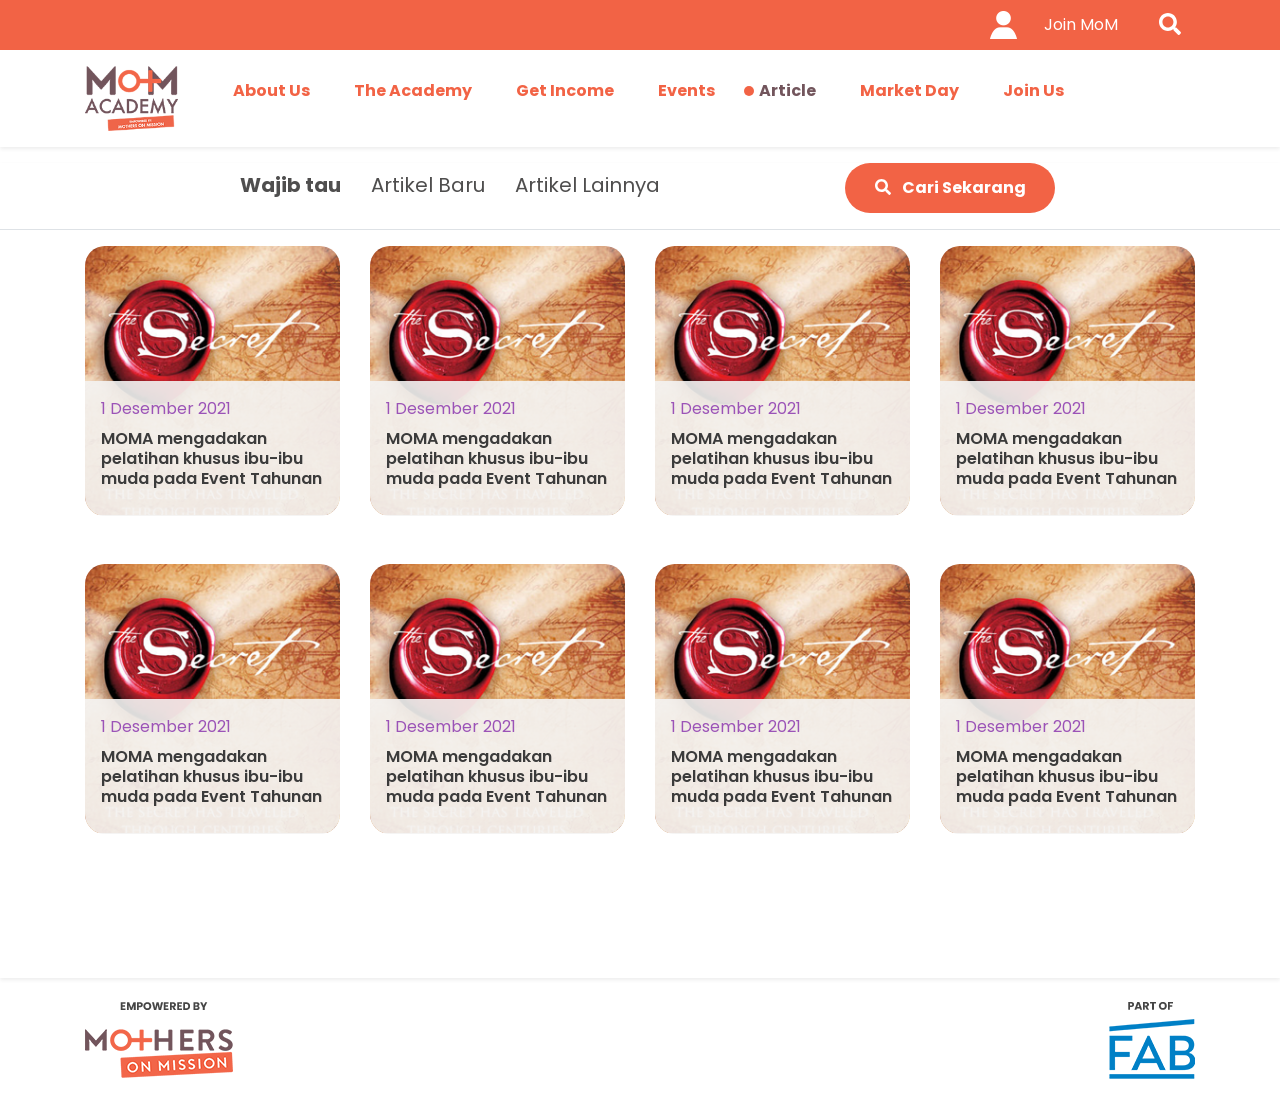
<file: article.html>
<!doctype html>
<html class="no-js" lang="">
  <head>
    <meta charset="utf-8">
    <meta name="description" content="">

    <meta name="viewport" content="width=device-width, initial-scale=1, shrink-to-fit=no">
    <title>mom academy fe</title>
    <link rel="apple-touch-icon" href="apple-touch-icon.png">
    <!-- Place favicon.ico in the root directory -->
    <link rel="stylesheet" href="styles/vendor.css">
    <link rel="preconnect" href="https://fonts.googleapis.com">
    <link rel="preconnect" href="https://fonts.gstatic.com" crossorigin>
    <link href="https://fonts.googleapis.com/css2?family=Poppins:wght@300;400;500;600;700;800;900&display=swap" rel="stylesheet"> 
    <link rel="stylesheet" href="styles/main.css">
    <script src="scripts/modernizr.js"></script>
  </head>
  <body>
    <!--[if IE]>
      <p class="browserupgrade">You are using an <strong>outdated</strong> browser. Please <a href="http://browsehappy.com/">upgrade your browser</a> to improve your experience.</p>
    <![endif]-->
    <div id="wrapper">
      <div id="top-desktop" class="shadow-sm mb-3 bg-white">
        <div class="orange-top">
          <div class="container">
            <div class="row justify-content-end">
              <div class="col-md-6">
                <div class="d-flex justify-content-end align-items-center">
                  <div class="user pr-2"><a data-dismiss="modal" data-toggle="modal" href="#modalLogin"><img src="images/ico-user.png" alt="" class="img-fluid"></a></div>
                  <div class="act-link pr-2 text-center"><a data-toggle="modal" data-target="#modalRegist">Join MoM</a></div>
                  <form class="searchbar">
                    <input type="search" placeholder="Search here" name="search" class="searchbar-input" onkeyup="buttonUp();" required> 
                    <input type="submit" class="searchbar-submit" value="GO"> 
                    <span class="searchbar-icon"><i class="fa fa-search" aria-hidden="true"></i></span> 
                  </form>
                </div>
              </div>
            </div>            
          </div>
        </div>
        <div class="after-orange-top">
          <div class="container">
            <div class="top-wrapper d-flex py-3">
              <div class="logo"><a href="index.html"><img src="images/logo.png" alt="" class="img-fluid"></a></div>
              <div class="menus d-flex align-items-center col-md-11">
                <ul>
                  <li class="mr-4"><a href="about-us.html">About Us</a></li>
                  <li class="mr-4 "><a href="academy-class.html">The Academy</a></li>
                  <li class="mr-4"><a href="get-income.html">Get Income</a></li>
                  <li class="mr-4"><a href="events.html">Events</a></li>
                  <li class="mr-4 active"><a href="article.html">Article</a></li>
                  <li class="mr-4 "><a href="market.html">Market Day</a></li>
                  <li class="mr-4 "><a href="join-us.html">Join Us</a></li>
                </ul>
              </div>
            </div>            
          </div>
        </div>
      </div>
      <div id="top-mobile">
        <nav class="navbar navbar-expand-lg orange-top">
          <button class="navbar-toggler p-0" type="button" data-toggle="collapse" data-target="#navbarSupportedContent" aria-controls="navbarSupportedContent" aria-expanded="false" aria-label="Toggle navigation">
            <i class="fas fa-bars text-white"></i>
          </button>
          <div class="d-flex justify-content-end align-items-center">
            <div class="user "><a href="#"><img src="images/ico-user.png" alt="" class="img-fluid"></a></div>
            <div class="act-link text-center"><a href="#">Join MoM</a></div>
          </div>

          <div class="collapse navbar-collapse" id="navbarSupportedContent">
            <ul class="navbar-nav mr-auto">
              <li class="nav-item ">
                <a class="nav-link text-white" href="index.html">Home <span class="sr-only">(current)</span></a>
              </li>
              <li class="nav-item">
                <a class="nav-link text-white" href="about-us.html">About Us</a>
              </li>
              <li class="nav-item">
                <a class="nav-link text-white" href="academy-class.html">The Academy</a>
              </li>
              <li class="nav-item">
                <a class="nav-link text-white" href="get-income.html">Get Income</a>
              </li>
              <li class="nav-item">
                <a class="nav-link text-white" href="events.html">Events</a>
              </li>
              <li class="nav-item active">
                <a class="nav-link text-white" href="article.html">Article</a>
              </li>
              <li class="nav-item ">
                <a class="nav-link text-white" href="market.html">Market Day</a>
              </li>
              <li class="nav-item ">
                <a class="nav-link text-white" href="join-us.html">Join Us</a>
              </li>
            </ul>
            <form class="form-inline my-2 my-lg-0">
              <input class="form-control mr-sm-2" type="search" placeholder="Search" aria-label="Search">
              <button class="btn btn-outline-danger my-3 my-sm-0 text-white border-white" type="submit">Search</button>
            </form>
          </div>
        </nav>
      </div>
      <div id="article" class="section pb-5 bg-white shadow-sm article-class-page">
        <form action="" class="filter-category mb-3 pt-4 pt-lg-0">
          <div class="container">
            <div class="row justify-content-center">
              <div class="col-md-12">
                <div class="row">
                  <div class="col-md-8 d-flex align-items-center">
                    <div class="submenux w-100 text-center">
                      <ul class="d-inline-block nav nav-tabs border-bottom-0">
                        <li class="active"><a data-toggle="tab" href="#wajibtau">Wajib tau</a></li>
                        <li><a data-toggle="tab" href="#artikelbaru">Artikel Baru</a></li>
                        <li><a data-toggle="tab" href="#artikellain">Artikel Lainnya</a></li>
                      </ul>
                    </div>
                  </div>
                  <div class="col-md-4">
                    <div class="d-flex justify-content-between align-items-center">
                      <button class="rounded-pill bg-orange border-0 font-weight-bold btn-search text-white"><i class="fa fa-search mr-2" aria-hidden="true"></i> Cari Sekarang</button>
                    </div>
                  </div>
                </div>
              </div>              
            </div>
          </div>
        </form>          
        <div class="column-list border-top pt-3">
          <div class="container">
            <div class="tab-content">
              <div id="wajibtau" class="tab-pane fade show active">
                <div class="column mb-5">       
                  <div class="row">
                    <div class="col-md-3 mb-5">
                      <div class="block">
                        <div class="block-col position-relative">
                          <div class="img"><a href="detail-market.html" class="position-relative"><img src="images/market-thumb.png" alt="" class="img-fluid"></a></div>
                          <div class="block-text w-100 p-3">
                            <div class="date-post mb-2">1 Desember 2021</div>
                            <div class="title-post">
                              <a href="#">MOMA mengadakan pelatihan khusus ibu-ibu muda pada Event Tahunan</a>
                            </div>
                          </div>
                        </div>       
                      </div>
                    </div>
                    <div class="col-md-3 mb-5">
                      <div class="block">
                        <div class="block-col position-relative">
                          <div class="img"><a href="detail-market.html" class="position-relative"><img src="images/market-thumb.png" alt="" class="img-fluid"></a></div>
                          <div class="block-text w-100 p-3">
                            <div class="date-post mb-2">1 Desember 2021</div>
                            <div class="title-post">
                              <a href="article-detail.html">MOMA mengadakan pelatihan khusus ibu-ibu muda pada Event Tahunan</a>
                            </div>
                          </div>
                        </div>       
                      </div>
                    </div>
                    <div class="col-md-3 mb-5">
                      <div class="block">
                        <div class="block-col position-relative">
                          <div class="img"><a href="detail-market.html" class="position-relative"><img src="images/market-thumb.png" alt="" class="img-fluid"></a></div>
                          <div class="block-text w-100 p-3">
                            <div class="date-post mb-2">1 Desember 2021</div>
                            <div class="title-post">
                              <a href="article-detail.html">MOMA mengadakan pelatihan khusus ibu-ibu muda pada Event Tahunan</a>
                            </div>
                          </div>
                        </div>       
                      </div>
                    </div>
                    <div class="col-md-3 mb-5">
                      <div class="block">
                        <div class="block-col position-relative">
                          <div class="img"><a href="detail-market.html" class="position-relative"><img src="images/market-thumb.png" alt="" class="img-fluid"></a></div>
                          <div class="block-text w-100 p-3">
                            <div class="date-post mb-2">1 Desember 2021</div>
                            <div class="title-post">
                              <a href="article-detail.html">MOMA mengadakan pelatihan khusus ibu-ibu muda pada Event Tahunan</a>
                            </div>
                          </div>
                        </div>       
                      </div>
                    </div>
                    <div class="col-md-3 mb-5">
                      <div class="block">
                        <div class="block-col position-relative">
                          <div class="img"><a href="detail-market.html" class="position-relative"><img src="images/market-thumb.png" alt="" class="img-fluid"></a></div>
                          <div class="block-text w-100 p-3">
                            <div class="date-post mb-2">1 Desember 2021</div>
                            <div class="title-post">
                              <a href="article-detail.html">MOMA mengadakan pelatihan khusus ibu-ibu muda pada Event Tahunan</a>
                            </div>
                          </div>
                        </div>       
                      </div>
                    </div>
                    <div class="col-md-3 mb-5">
                      <div class="block">
                        <div class="block-col position-relative">
                          <div class="img"><a href="detail-market.html" class="position-relative"><img src="images/market-thumb.png" alt="" class="img-fluid"></a></div>
                          <div class="block-text w-100 p-3">
                            <div class="date-post mb-2">1 Desember 2021</div>
                            <div class="title-post">
                              <a href="article-detail.html">MOMA mengadakan pelatihan khusus ibu-ibu muda pada Event Tahunan</a>
                            </div>
                          </div>
                        </div>       
                      </div>
                    </div>
                    <div class="col-md-3 mb-5">
                      <div class="block">
                        <div class="block-col position-relative">
                          <div class="img"><a href="detail-market.html" class="position-relative"><img src="images/market-thumb.png" alt="" class="img-fluid"></a></div>
                          <div class="block-text w-100 p-3">
                            <div class="date-post mb-2">1 Desember 2021</div>
                            <div class="title-post">
                              <a href="article-detail.html">MOMA mengadakan pelatihan khusus ibu-ibu muda pada Event Tahunan</a>
                            </div>
                          </div>
                        </div>       
                      </div>
                    </div>
                    <div class="col-md-3 mb-5">
                      <div class="block">
                        <div class="block-col position-relative">
                          <div class="img"><a href="detail-market.html" class="position-relative"><img src="images/market-thumb.png" alt="" class="img-fluid"></a></div>
                          <div class="block-text w-100 p-3">
                            <div class="date-post mb-2">1 Desember 2021</div>
                            <div class="title-post">
                              <a href="article-detail.html">MOMA mengadakan pelatihan khusus ibu-ibu muda pada Event Tahunan</a>
                            </div>
                          </div>
                        </div>       
                      </div>
                    </div>
                  </div>
                </div>
              </div>
              <div id="artikelbaru" class="tab-pane fade">
                <div class="column mb-5">       
                  <div class="row">
                    <div class="col-md-3 mb-5">
                      <div class="block">
                        <div class="block-col position-relative">
                          <div class="img"><a href="detail-market.html" class="position-relative"><img src="images/market-thumb.png" alt="" class="img-fluid"></a></div>
                          <div class="block-text w-100 p-3">
                            <div class="date-post mb-2">1 Desember 2021</div>
                            <div class="title-post">
                              <a href="#">MOMA mengadakan pelatihan khusus ibu-ibu muda pada Event Tahunan</a>
                            </div>
                          </div>
                        </div>       
                      </div>
                    </div>
                    <div class="col-md-3 mb-5">
                      <div class="block">
                        <div class="block-col position-relative">
                          <div class="img"><a href="detail-market.html" class="position-relative"><img src="images/market-thumb.png" alt="" class="img-fluid"></a></div>
                          <div class="block-text w-100 p-3">
                            <div class="date-post mb-2">1 Desember 2021</div>
                            <div class="title-post">
                              <a href="article-detail.html">MOMA mengadakan pelatihan khusus ibu-ibu muda pada Event Tahunan</a>
                            </div>
                          </div>
                        </div>       
                      </div>
                    </div>
                    <div class="col-md-3 mb-5">
                      <div class="block">
                        <div class="block-col position-relative">
                          <div class="img"><a href="detail-market.html" class="position-relative"><img src="images/market-thumb.png" alt="" class="img-fluid"></a></div>
                          <div class="block-text w-100 p-3">
                            <div class="date-post mb-2">1 Desember 2021</div>
                            <div class="title-post">
                              <a href="article-detail.html">MOMA mengadakan pelatihan khusus ibu-ibu muda pada Event Tahunan</a>
                            </div>
                          </div>
                        </div>       
                      </div>
                    </div>
                    <div class="col-md-3 mb-5">
                      <div class="block">
                        <div class="block-col position-relative">
                          <div class="img"><a href="detail-market.html" class="position-relative"><img src="images/market-thumb.png" alt="" class="img-fluid"></a></div>
                          <div class="block-text w-100 p-3">
                            <div class="date-post mb-2">1 Desember 2021</div>
                            <div class="title-post">
                              <a href="article-detail.html">MOMA mengadakan pelatihan khusus ibu-ibu muda pada Event Tahunan</a>
                            </div>
                          </div>
                        </div>       
                      </div>
                    </div>
                    <div class="col-md-3 mb-5">
                      <div class="block">
                        <div class="block-col position-relative">
                          <div class="img"><a href="detail-market.html" class="position-relative"><img src="images/market-thumb.png" alt="" class="img-fluid"></a></div>
                          <div class="block-text w-100 p-3">
                            <div class="date-post mb-2">1 Desember 2021</div>
                            <div class="title-post">
                              <a href="article-detail.html">MOMA mengadakan pelatihan khusus ibu-ibu muda pada Event Tahunan</a>
                            </div>
                          </div>
                        </div>       
                      </div>
                    </div>
                    <div class="col-md-3 mb-5">
                      <div class="block">
                        <div class="block-col position-relative">
                          <div class="img"><a href="detail-market.html" class="position-relative"><img src="images/market-thumb.png" alt="" class="img-fluid"></a></div>
                          <div class="block-text w-100 p-3">
                            <div class="date-post mb-2">1 Desember 2021</div>
                            <div class="title-post">
                              <a href="article-detail.html">MOMA mengadakan pelatihan khusus ibu-ibu muda pada Event Tahunan</a>
                            </div>
                          </div>
                        </div>       
                      </div>
                    </div>
                    <div class="col-md-3 mb-5">
                      <div class="block">
                        <div class="block-col position-relative">
                          <div class="img"><a href="detail-market.html" class="position-relative"><img src="images/market-thumb.png" alt="" class="img-fluid"></a></div>
                          <div class="block-text w-100 p-3">
                            <div class="date-post mb-2">1 Desember 2021</div>
                            <div class="title-post">
                              <a href="article-detail.html">MOMA mengadakan pelatihan khusus ibu-ibu muda pada Event Tahunan</a>
                            </div>
                          </div>
                        </div>       
                      </div>
                    </div>
                    <div class="col-md-3 mb-5">
                      <div class="block">
                        <div class="block-col position-relative">
                          <div class="img"><a href="detail-market.html" class="position-relative"><img src="images/market-thumb.png" alt="" class="img-fluid"></a></div>
                          <div class="block-text w-100 p-3">
                            <div class="date-post mb-2">1 Desember 2021</div>
                            <div class="title-post">
                              <a href="article-detail.html">MOMA mengadakan pelatihan khusus ibu-ibu muda pada Event Tahunan</a>
                            </div>
                          </div>
                        </div>       
                      </div>
                    </div>
                  </div>
                </div>
              </div>
              <div id="artikellain" class="tab-pane fade">
                <div class="column mb-5">       
                  <div class="row">
                    <div class="col-md-3 mb-5">
                      <div class="block">
                        <div class="block-col position-relative">
                          <div class="img"><a href="detail-market.html" class="position-relative"><img src="images/market-thumb.png" alt="" class="img-fluid"></a></div>
                          <div class="block-text w-100 p-3">
                            <div class="date-post mb-2">1 Desember 2021</div>
                            <div class="title-post">
                              <a href="#">MOMA mengadakan pelatihan khusus ibu-ibu muda pada Event Tahunan</a>
                            </div>
                          </div>
                        </div>       
                      </div>
                    </div>
                    <div class="col-md-3 mb-5">
                      <div class="block">
                        <div class="block-col position-relative">
                          <div class="img"><a href="detail-market.html" class="position-relative"><img src="images/market-thumb.png" alt="" class="img-fluid"></a></div>
                          <div class="block-text w-100 p-3">
                            <div class="date-post mb-2">1 Desember 2021</div>
                            <div class="title-post">
                              <a href="article-detail.html">MOMA mengadakan pelatihan khusus ibu-ibu muda pada Event Tahunan</a>
                            </div>
                          </div>
                        </div>       
                      </div>
                    </div>
                    <div class="col-md-3 mb-5">
                      <div class="block">
                        <div class="block-col position-relative">
                          <div class="img"><a href="detail-market.html" class="position-relative"><img src="images/market-thumb.png" alt="" class="img-fluid"></a></div>
                          <div class="block-text w-100 p-3">
                            <div class="date-post mb-2">1 Desember 2021</div>
                            <div class="title-post">
                              <a href="article-detail.html">MOMA mengadakan pelatihan khusus ibu-ibu muda pada Event Tahunan</a>
                            </div>
                          </div>
                        </div>       
                      </div>
                    </div>
                    <div class="col-md-3 mb-5">
                      <div class="block">
                        <div class="block-col position-relative">
                          <div class="img"><a href="detail-market.html" class="position-relative"><img src="images/market-thumb.png" alt="" class="img-fluid"></a></div>
                          <div class="block-text w-100 p-3">
                            <div class="date-post mb-2">1 Desember 2021</div>
                            <div class="title-post">
                              <a href="article-detail.html">MOMA mengadakan pelatihan khusus ibu-ibu muda pada Event Tahunan</a>
                            </div>
                          </div>
                        </div>       
                      </div>
                    </div>
                    <div class="col-md-3 mb-5">
                      <div class="block">
                        <div class="block-col position-relative">
                          <div class="img"><a href="detail-market.html" class="position-relative"><img src="images/market-thumb.png" alt="" class="img-fluid"></a></div>
                          <div class="block-text w-100 p-3">
                            <div class="date-post mb-2">1 Desember 2021</div>
                            <div class="title-post">
                              <a href="article-detail.html">MOMA mengadakan pelatihan khusus ibu-ibu muda pada Event Tahunan</a>
                            </div>
                          </div>
                        </div>       
                      </div>
                    </div>
                    <div class="col-md-3 mb-5">
                      <div class="block">
                        <div class="block-col position-relative">
                          <div class="img"><a href="detail-market.html" class="position-relative"><img src="images/market-thumb.png" alt="" class="img-fluid"></a></div>
                          <div class="block-text w-100 p-3">
                            <div class="date-post mb-2">1 Desember 2021</div>
                            <div class="title-post">
                              <a href="article-detail.html">MOMA mengadakan pelatihan khusus ibu-ibu muda pada Event Tahunan</a>
                            </div>
                          </div>
                        </div>       
                      </div>
                    </div>
                    <div class="col-md-3 mb-5">
                      <div class="block">
                        <div class="block-col position-relative">
                          <div class="img"><a href="detail-market.html" class="position-relative"><img src="images/market-thumb.png" alt="" class="img-fluid"></a></div>
                          <div class="block-text w-100 p-3">
                            <div class="date-post mb-2">1 Desember 2021</div>
                            <div class="title-post">
                              <a href="article-detail.html">MOMA mengadakan pelatihan khusus ibu-ibu muda pada Event Tahunan</a>
                            </div>
                          </div>
                        </div>       
                      </div>
                    </div>
                    <div class="col-md-3 mb-5">
                      <div class="block">
                        <div class="block-col position-relative">
                          <div class="img"><a href="detail-market.html" class="position-relative"><img src="images/market-thumb.png" alt="" class="img-fluid"></a></div>
                          <div class="block-text w-100 p-3">
                            <div class="date-post mb-2">1 Desember 2021</div>
                            <div class="title-post">
                              <a href="article-detail.html">MOMA mengadakan pelatihan khusus ibu-ibu muda pada Event Tahunan</a>
                            </div>
                          </div>
                        </div>       
                      </div>
                    </div>
                  </div>
                </div>
              </div>
            </div>
          </div>
        </div>
      </div>
      <div id="bottom">
        <div class="container">
          <div class="d-flex justify-content-between py-4">
            <div class="block">
              <img src="images/logo-footer.png" alt="" class="img-fluid">
            </div>
            <div class="block">
              <img src="images/logo-fab.png" alt="" class="img-fluid">
            </div>
          </div>
        </div>        
      </div>
    </div>

    <!-- Modal Regist -->
    <div class="modal fade form-popup" id="modalRegist">
      <div class="modal-dialog modal-dialog-centered" role="document">
        <div class="modal-content">
          <div class="modal-header border-0">
            <div class="text-center w-100"><img src="images/logo.png" alt="" class="img-fluid"></div>
          </div>
          <div class="modal-body px-md-5">
            <h4 class="title">Login</h4>
            <div class="sso mb-3"><img src="images/btn-fb.png" alt="" class="img-fluid"></div>
            <div class="sso mb-3"><img src="images/btn-google.png" alt="" class="img-fluid"></div>
            <div class="wrapper-oblock position-relative text-center mb-3">
              <div class="oblock px-3">atau</div>
            </div>
            <form action="" class="form-regist">
              <div class="form-group">
                <input type="text" class="form-control" placeholder="Username">
              </div>
              <div class="form-group">
                <input type="text" class="form-control" placeholder="Nama Depan">
              </div>
              <div class="form-group">
                <input type="text" class="form-control" placeholder="Nama Belakang">
              </div>
              <div class="form-group">
                <input type="text" class="form-control" placeholder="Alamat Email">
              </div>
              <div class="form-group">
                <input type="text" class="form-control" placeholder="Nomor Ponsel">
              </div>
              <div class="form-group">
                <input type="password" class="form-control" placeholder="Password">
              </div>
              <div class="form-group">
                <input type="password" class="form-control" placeholder="*Konfirmasi Password">
              </div>
              <div class="form-group">
                <div class="form-check">
                  <input class="form-check-input" type="checkbox" id="gridCheck1">
                  <label class="form-check-label" for="gridCheck1">
                    Saya telah <span>membaca dan mengerti</span>
                  </label>
                </div>
              </div>
              <div class="form-group">
                <div class="form-check">
                  <input class="form-check-input" type="checkbox" id="gridCheck2">
                  <label class="form-check-label" for="gridCheck2">
                    Saya menerima <span>kebijakan privasi</span>
                  </label>
                </div>
              </div>
              <div class="form-group">
                <div class="form-check">
                  <input class="form-check-input" type="checkbox" id="gridCheck3">
                  <label class="form-check-label" for="gridCheck3">
                    Saya tertarik mendapatkan kabar, informasi, diskon dari Mothers on Mission
                  </label>
                </div>
              </div>
              <div class="form-group">
                <button class="text-uppercase text-white font-weight-bold border-0 w-100 btn-submit-popup" type="submit">Daftar sekarang</button>
              </div>
              <div class="form-group">
                <div data-dismiss="modal" data-toggle="modal" href="#modalLogin">Sudah punya akun? Masuk</div>
              </div>
            </form>
          </div>
        </div>
      </div>
    </div>

    
    <!-- Modal Login -->
    <div class="modal fade form-popup pb-5" id="modalLogin" >
      <div class="modal-dialog modal-dialog-centered" role="document">
        <div class="modal-content">
          <div class="modal-header border-0">
            <div class="text-center w-100"><img src="images/logo.png" alt="" class="img-fluid"></div>
          </div>
          <div class="modal-body px-md-5">
            <h4 class="title">Login</h4>
            <div class="sso mb-3"><img src="images/btn-fb.png" alt="" class="img-fluid"></div>
            <div class="sso mb-3"><img src="images/btn-google.png" alt="" class="img-fluid"></div>
            <div class="wrapper-oblock position-relative text-center mb-3">
              <div class="oblock px-3">atau</div>
            </div>
            <form action="" class="form-regist">
              <div class="form-group">
                <input type="text" class="form-control" placeholder="Email or Phone Number">
              </div>
              <div class="form-group">
                <button class="text-uppercase text-white font-weight-bold border-0 w-100 btn-submit-popup" type="submit">Next</button>
              </div>
              <div class="form-group">
                <div class="" data-dismiss="modal" data-toggle="modal" href="#modalRegist">Belum punya akun? Yuk Daftar</div>
              </div>
            </form>
          </div>
        </div>
      </div>
    </div>

    <!-- Google Analytics: change UA-XXXXX-X to be your site's ID. -->
    <script>
      (function(b,o,i,l,e,r){b.GoogleAnalyticsObject=l;b[l]||(b[l]=
      function(){(b[l].q=b[l].q||[]).push(arguments)});b[l].l=+new Date;
      e=o.createElement(i);r=o.getElementsByTagName(i)[0];
      e.src='https://www.google-analytics.com/analytics.js';
      r.parentNode.insertBefore(e,r)}(window,document,'script','ga'));
      ga('create','UA-XXXXX-X');ga('send','pageview');
    </script>
    <script src="https://cdnjs.cloudflare.com/ajax/libs/popper.js/1.0.4/popper.js"></script>
    <script src="scripts/vendor.js"></script>
    <script src="scripts/main.js"></script>
  </body>
</html>
</file>
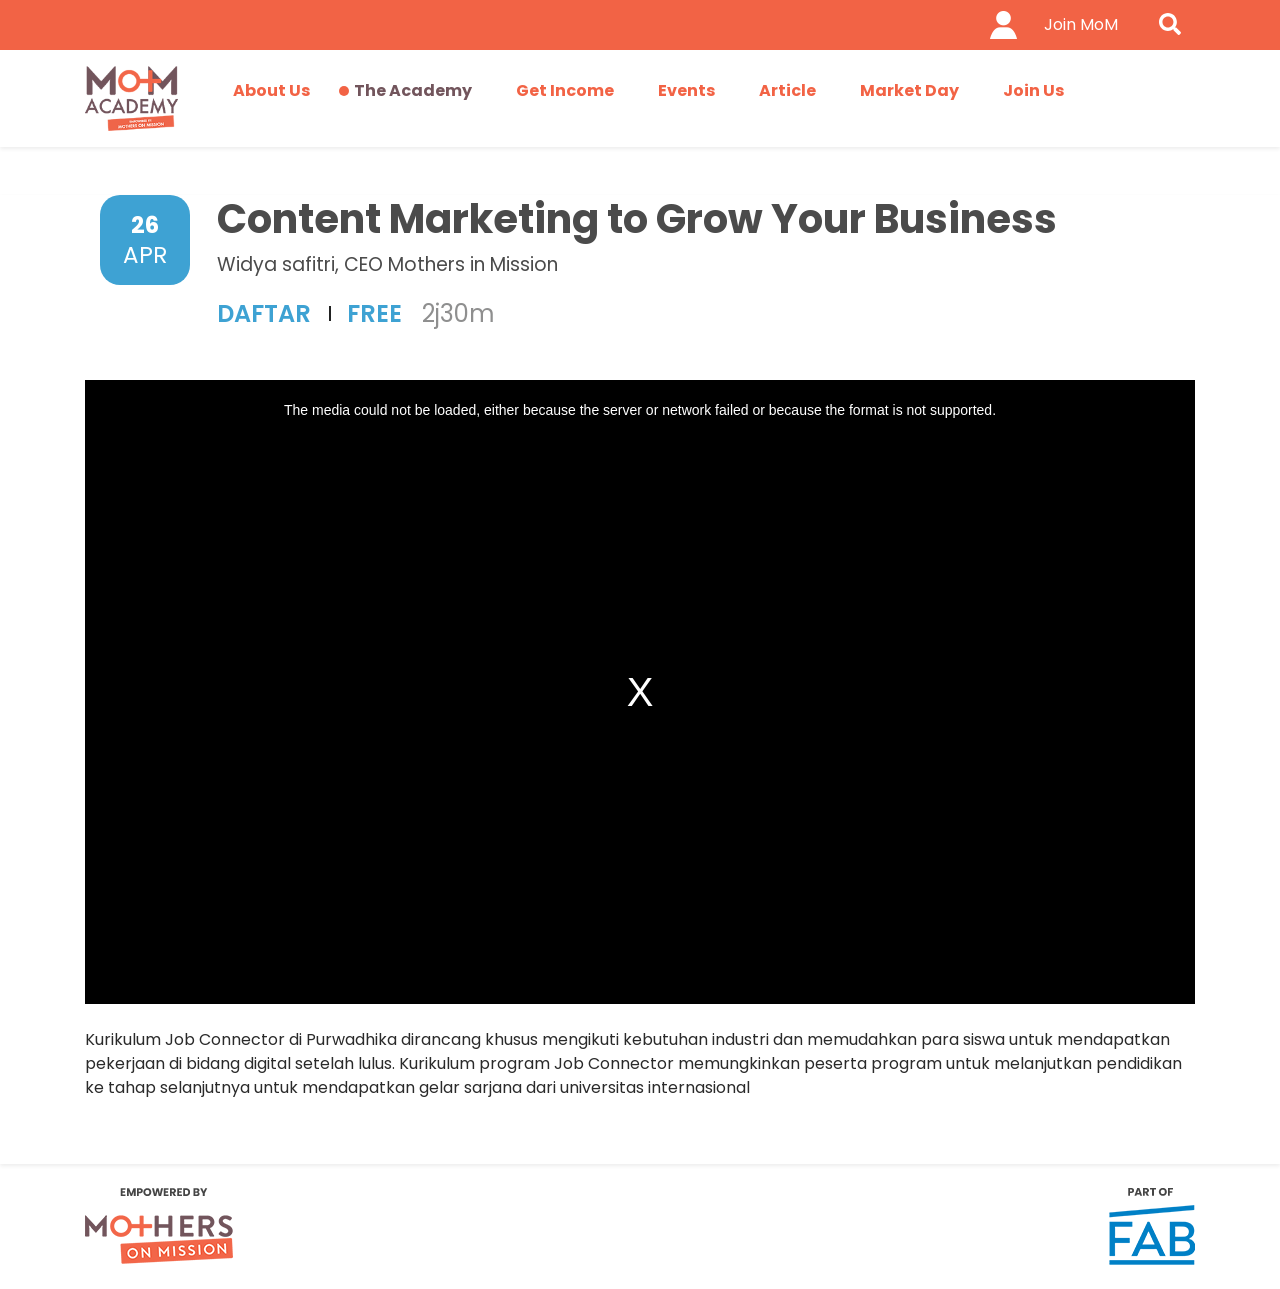
<file: detail-class-detail.html>
<!doctype html>
<html class="no-js" lang="">
  <head>
    <meta charset="utf-8">
    <meta name="description" content="">

    <meta name="viewport" content="width=device-width, initial-scale=1, shrink-to-fit=no">
    <title>mom academy fe</title>
    <link rel="apple-touch-icon" href="apple-touch-icon.png">
    <!-- Place favicon.ico in the root directory -->
    <link rel="stylesheet" href="styles/vendor.css">
    <link rel="preconnect" href="https://fonts.googleapis.com">
    <link rel="preconnect" href="https://fonts.gstatic.com" crossorigin>
    <link href="https://fonts.googleapis.com/css2?family=Poppins:wght@300;400;500;600;700;800;900&display=swap" rel="stylesheet"> 
    <link rel="stylesheet" href="styles/main.css">
    <script src="scripts/modernizr.js"></script>
  </head>
  <body>
    <!--[if IE]>
      <p class="browserupgrade">You are using an <strong>outdated</strong> browser. Please <a href="http://browsehappy.com/">upgrade your browser</a> to improve your experience.</p>
    <![endif]-->
    <div id="wrapper">
      <div id="top-desktop" class="shadow-sm mb-5 bg-white">
        <div class="orange-top">
          <div class="container">
            <div class="row justify-content-end">
              <div class="col-md-6">
                <div class="d-flex justify-content-end align-items-center">
                  <div class="user pr-2"><a data-dismiss="modal" data-toggle="modal" href="#modalLogin"><img src="images/ico-user.png" alt="" class="img-fluid"></a></div>
                  <div class="act-link pr-2 text-center"><a data-toggle="modal" data-target="#modalRegist">Join MoM</a></div>
                  <form class="searchbar">
                    <input type="search" placeholder="Search here" name="search" class="searchbar-input" onkeyup="buttonUp();" required> 
                    <input type="submit" class="searchbar-submit" value="GO"> 
                    <span class="searchbar-icon"><i class="fa fa-search" aria-hidden="true"></i></span> 
                  </form>
                </div>
              </div>
            </div>            
          </div>
        </div>
        <div class="after-orange-top">
          <div class="container">
            <div class="top-wrapper d-flex py-3">
              <div class="logo"><a href="index.html"><img src="images/logo.png" alt="" class="img-fluid"></a></div>
              <div class="menus d-flex align-items-center col-md-11">
                <ul>
                  <li class="mr-4"><a href="about-us.html">About Us</a></li>
                  <li class="mr-4 active"><a href="academy-class.html">The Academy</a></li>
                  <li class="mr-4"><a href="get-income.html">Get Income</a></li>
                  <li class="mr-4"><a href="events.html">Events</a></li>
                  <li class="mr-4"><a href="article.html">Article</a></li>
                  <li class="mr-4"><a href="market.html">Market Day</a></li>
                  <li class="mr-4"><a href="join-us.html">Join Us</a></li>
                </ul>
              </div>
            </div>            
          </div>
        </div>
      </div>
      <div id="top-mobile">
        <nav class="navbar navbar-expand-lg orange-top">
          <button class="navbar-toggler p-0" type="button" data-toggle="collapse" data-target="#navbarSupportedContent" aria-controls="navbarSupportedContent" aria-expanded="false" aria-label="Toggle navigation">
            <i class="fas fa-bars text-white"></i>
          </button>
          <div class="d-flex justify-content-end align-items-center">
            <div class="user "><a href="#"><img src="images/ico-user.png" alt="" class="img-fluid"></a></div>
            <div class="act-link text-center"><a href="#">Join MoM</a></div>
          </div>

          <div class="collapse navbar-collapse" id="navbarSupportedContent">
            <ul class="navbar-nav mr-auto">
              <li class="nav-item active">
                <a class="nav-link text-white" href="index.html">Home <span class="sr-only">(current)</span></a>
              </li>
              <li class="nav-item">
                <a class="nav-link text-white" href="about-us.html">About Us</a>
              </li>
              <li class="nav-item">
                <a class="nav-link text-white" href="academy-class.html">The Academy</a>
              </li>
              <li class="nav-item">
                <a class="nav-link text-white" href="get-income.html">Get Income</a>
              </li>
              <li class="nav-item">
                <a class="nav-link text-white" href="events.html">Events</a>
              </li>
              <li class="nav-item">
                <a class="nav-link text-white" href="article.html">Article</a>
              </li>
              <li class="nav-item">
                <a class="nav-link text-white" href="market.html">Market Day</a>
              </li>
              <li class="nav-item">
                <a class="nav-link text-white" href="join-us.html">Join Us</a>
              </li>
            </ul>
            <form class="form-inline my-2 my-lg-0">
              <input class="form-control mr-sm-2" type="search" placeholder="Search" aria-label="Search">
              <button class="btn btn-outline-danger my-3 my-sm-0 text-white border-white" type="submit">Search</button>
            </form>
          </div>
        </nav>
      </div>
      <div id="academy" class="section pb-5 bg-white shadow-sm academy-class-page">       
        <div class="detail-class-page-wrapper">
          <div class="container">
            <div class="d-flex mt-5 mt-lg-0">
              <div class="col-md-1 mr-0 mr-lg-4 mr-sm-5">
                <div class="date text-white text-center font-weight-bold d-flex align-items-center justify-content-center flex-column">26 <span class="text-uppercase font-weight-normal">apr</span></div>
              </div>
              <div class="col-9 col-md-11">
                <h1 class="title-page">Content Marketing to Grow Your Business</h1>
                <p class="details-info">Widya safitri, CEO Mothers in Mission</p>
                <div class="d-flex menu-after-details-info mb-5">
                  <a href="#" class="text-uppercase mr-3">daftar</a>
                  <a href="#" class="text-uppercase">free</a>
                  <div class="time">2j30m</div>
                </div>
              </div>
            </div>            
            <div class="row">
              <div class="col-md-12">
                <div class="video-wrapper mb-4">
                  <video class="video-player video-js vjs-default-skin vjs-16-9 vjs-big-play-centered" data-setup='{"fluid": true}' poster="https://vjs.zencdn.net/v/oceans.png" controls>
                    <source src="//vjs.zencdn.net/v/oceans.mp4" type='video/mp4'>
                    <source src="//vjs.zencdn.net/v/oceans.webm" type='video/webm'>
                  </video>
                </div>                
                <div class="shortdesc">
                  <p>Kurikulum Job Connector di Purwadhika dirancang khusus mengikuti kebutuhan industri 
                    dan memudahkan para siswa untuk mendapatkan pekerjaan di bidang digital setelah lulus.
                    Kurikulum program Job Connector memungkinkan peserta program untuk melanjutkan pendidikan ke tahap selanjutnya untuk mendapatkan gelar sarjana dari universitas internasional</p>
                </div>
              </div>
            </div>
          </div>
        </div>
      </div>
      <div id="bottom">
        <div class="container">
          <div class="d-flex justify-content-between py-4">
            <div class="block">
              <img src="images/logo-footer.png" alt="" class="img-fluid">
            </div>
            <div class="block">
              <img src="images/logo-fab.png" alt="" class="img-fluid">
            </div>
          </div>
        </div>        
      </div>
    </div>

    <!-- Modal Regist -->
    <div class="modal fade form-popup" id="modalRegist">
      <div class="modal-dialog modal-dialog-centered" role="document">
        <div class="modal-content">
          <div class="modal-header border-0">
            <div class="text-center w-100"><img src="images/logo.png" alt="" class="img-fluid"></div>
          </div>
          <div class="modal-body px-md-5">
            <h4 class="title">Login</h4>
            <div class="sso mb-3"><img src="images/btn-fb.png" alt="" class="img-fluid"></div>
            <div class="sso mb-3"><img src="images/btn-google.png" alt="" class="img-fluid"></div>
            <div class="wrapper-oblock position-relative text-center mb-3">
              <div class="oblock px-3">atau</div>
            </div>
            <form action="" class="form-regist">
              <div class="form-group">
                <input type="text" class="form-control" placeholder="Username">
              </div>
              <div class="form-group">
                <input type="text" class="form-control" placeholder="Nama Depan">
              </div>
              <div class="form-group">
                <input type="text" class="form-control" placeholder="Nama Belakang">
              </div>
              <div class="form-group">
                <input type="text" class="form-control" placeholder="Alamat Email">
              </div>
              <div class="form-group">
                <input type="text" class="form-control" placeholder="Nomor Ponsel">
              </div>
              <div class="form-group">
                <input type="password" class="form-control" placeholder="Password">
              </div>
              <div class="form-group">
                <input type="password" class="form-control" placeholder="*Konfirmasi Password">
              </div>
              <div class="form-group">
                <div class="form-check">
                  <input class="form-check-input" type="checkbox" id="gridCheck1">
                  <label class="form-check-label" for="gridCheck1">
                    Saya telah <span>membaca dan mengerti</span>
                  </label>
                </div>
              </div>
              <div class="form-group">
                <div class="form-check">
                  <input class="form-check-input" type="checkbox" id="gridCheck2">
                  <label class="form-check-label" for="gridCheck2">
                    Saya menerima <span>kebijakan privasi</span>
                  </label>
                </div>
              </div>
              <div class="form-group">
                <div class="form-check">
                  <input class="form-check-input" type="checkbox" id="gridCheck3">
                  <label class="form-check-label" for="gridCheck3">
                    Saya tertarik mendapatkan kabar, informasi, diskon dari Mothers on Mission
                  </label>
                </div>
              </div>
              <div class="form-group">
                <button class="text-uppercase text-white font-weight-bold border-0 w-100 btn-submit-popup" type="submit">Daftar sekarang</button>
              </div>
              <div class="form-group">
                <div data-dismiss="modal" data-toggle="modal" href="#modalLogin">Sudah punya akun? Masuk</div>
              </div>
            </form>
          </div>
        </div>
      </div>
    </div>

    
    <!-- Modal Login -->
    <div class="modal fade form-popup pb-5" id="modalLogin" >
      <div class="modal-dialog modal-dialog-centered" role="document">
        <div class="modal-content">
          <div class="modal-header border-0">
            <div class="text-center w-100"><img src="images/logo.png" alt="" class="img-fluid"></div>
          </div>
          <div class="modal-body px-md-5">
            <h4 class="title">Login</h4>
            <div class="sso mb-3"><img src="images/btn-fb.png" alt="" class="img-fluid"></div>
            <div class="sso mb-3"><img src="images/btn-google.png" alt="" class="img-fluid"></div>
            <div class="wrapper-oblock position-relative text-center mb-3">
              <div class="oblock px-3">atau</div>
            </div>
            <form action="" class="form-regist">
              <div class="form-group">
                <input type="text" class="form-control" placeholder="Email or Phone Number">
              </div>
              <div class="form-group">
                <button class="text-uppercase text-white font-weight-bold border-0 w-100 btn-submit-popup" type="submit">Next</button>
              </div>
              <div class="form-group">
                <div class="" data-dismiss="modal" data-toggle="modal" href="#modalRegist">Belum punya akun? Yuk Daftar</div>
              </div>
            </form>
          </div>
        </div>
      </div>
    </div>

    <!-- Google Analytics: change UA-XXXXX-X to be your site's ID. -->
    <script>
      (function(b,o,i,l,e,r){b.GoogleAnalyticsObject=l;b[l]||(b[l]=
      function(){(b[l].q=b[l].q||[]).push(arguments)});b[l].l=+new Date;
      e=o.createElement(i);r=o.getElementsByTagName(i)[0];
      e.src='https://www.google-analytics.com/analytics.js';
      r.parentNode.insertBefore(e,r)}(window,document,'script','ga'));
      ga('create','UA-XXXXX-X');ga('send','pageview');
    </script>
    <script src="scripts/vendor.js"></script>
    <script src="scripts/main.js"></script>
  </body>
</html>
</file>
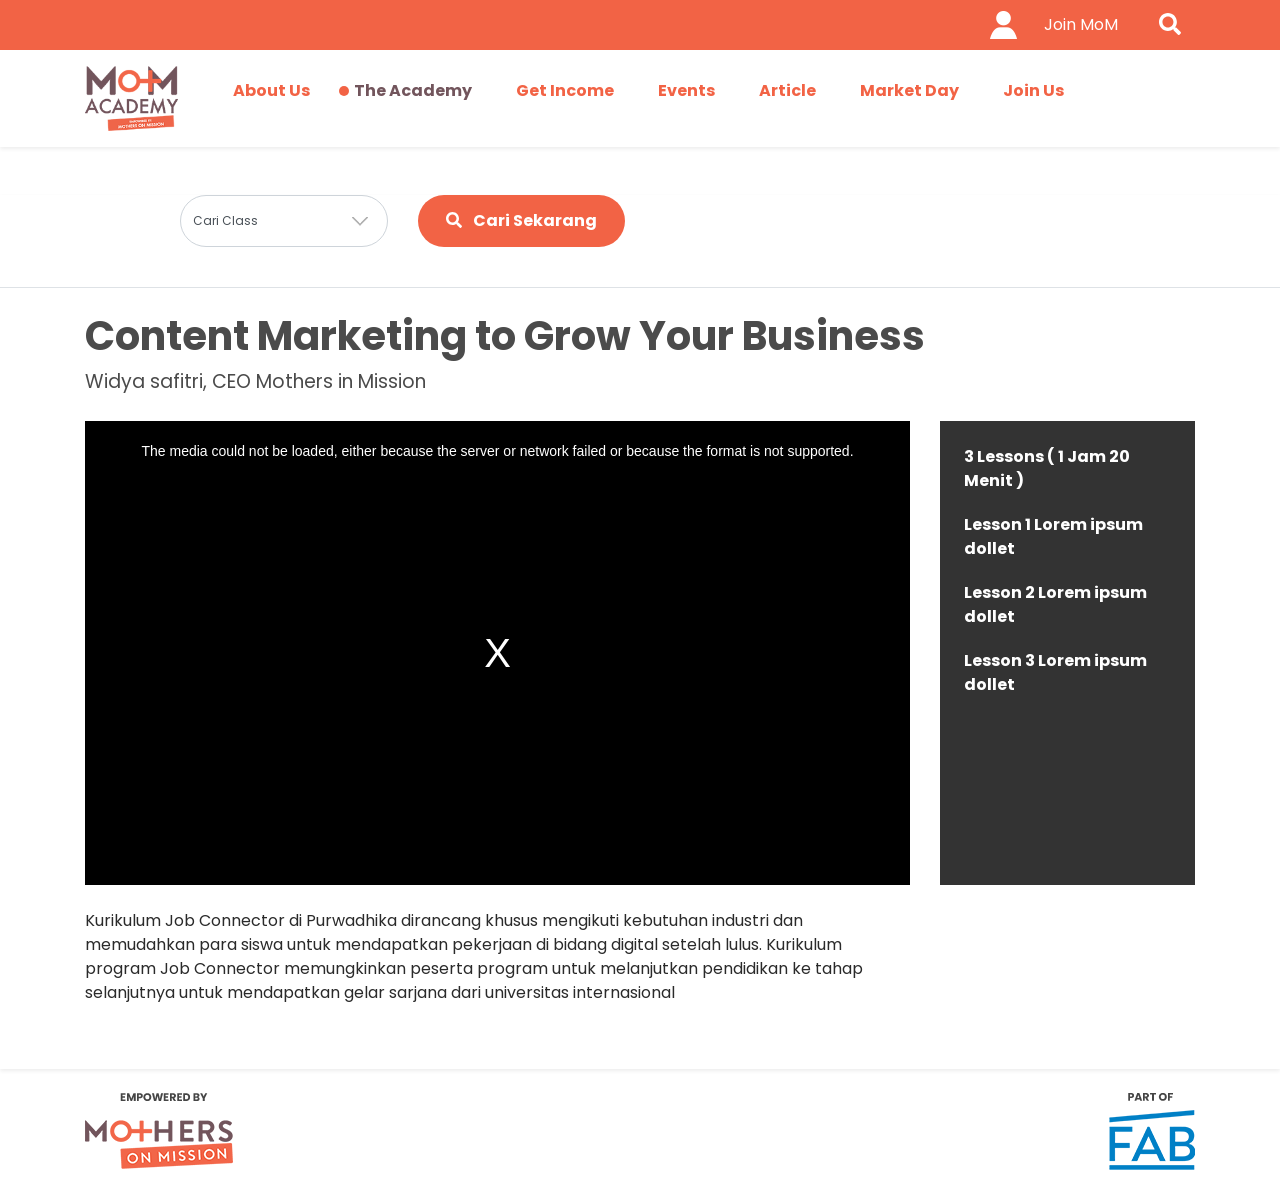
<file: detail-class.html>
<!doctype html>
<html class="no-js" lang="">
  <head>
    <meta charset="utf-8">
    <meta name="description" content="">

    <meta name="viewport" content="width=device-width, initial-scale=1, shrink-to-fit=no">
    <title>mom academy fe</title>
    <link rel="apple-touch-icon" href="apple-touch-icon.png">
    <!-- Place favicon.ico in the root directory -->
    <link rel="stylesheet" href="styles/vendor.css">
    <link rel="preconnect" href="https://fonts.googleapis.com">
    <link rel="preconnect" href="https://fonts.gstatic.com" crossorigin>
    <link href="https://fonts.googleapis.com/css2?family=Poppins:wght@300;400;500;600;700;800;900&display=swap" rel="stylesheet"> 
    <link rel="stylesheet" href="styles/main.css">
    <script src="scripts/modernizr.js"></script>
  </head>
  <body>
    <!--[if IE]>
      <p class="browserupgrade">You are using an <strong>outdated</strong> browser. Please <a href="http://browsehappy.com/">upgrade your browser</a> to improve your experience.</p>
    <![endif]-->
    <div id="wrapper">
      <div id="top-desktop" class="shadow-sm mb-5 bg-white">
        <div class="orange-top">
          <div class="container">
            <div class="row justify-content-end">
              <div class="col-md-6">
                <div class="d-flex justify-content-end align-items-center">
                  <div class="user pr-2"><a data-dismiss="modal" data-toggle="modal" href="#modalLogin"><img src="images/ico-user.png" alt="" class="img-fluid"></a></div>
                  <div class="act-link pr-2 text-center"><a data-toggle="modal" data-target="#modalRegist">Join MoM</a></div>
                  <form class="searchbar">
                    <input type="search" placeholder="Search here" name="search" class="searchbar-input" onkeyup="buttonUp();" required> 
                    <input type="submit" class="searchbar-submit" value="GO"> 
                    <span class="searchbar-icon"><i class="fa fa-search" aria-hidden="true"></i></span> 
                  </form>
                </div>
              </div>
            </div>            
          </div>
        </div>
        <div class="after-orange-top">
          <div class="container">
            <div class="top-wrapper d-flex py-3">
              <div class="logo"><a href="index.html"><img src="images/logo.png" alt="" class="img-fluid"></a></div>
              <div class="menus d-flex align-items-center col-md-11">
                <ul>
                  <li class="mr-4"><a href="about-us.html">About Us</a></li>
                  <li class="mr-4 active"><a href="academy-class.html">The Academy</a></li>
                  <li class="mr-4"><a href="get-income.html">Get Income</a></li>
                  <li class="mr-4"><a href="events.html">Events</a></li>
                  <li class="mr-4"><a href="article.html">Article</a></li>
                  <li class="mr-4"><a href="market.html">Market Day</a></li>
                  <li class="mr-4"><a href="join-us.html">Join Us</a></li>
                </ul>
              </div>
            </div>            
          </div>
        </div>
      </div>
      <div id="top-mobile">
        <nav class="navbar navbar-expand-lg orange-top">
          <button class="navbar-toggler p-0" type="button" data-toggle="collapse" data-target="#navbarSupportedContent" aria-controls="navbarSupportedContent" aria-expanded="false" aria-label="Toggle navigation">
            <i class="fas fa-bars text-white"></i>
          </button>
          <div class="d-flex justify-content-end align-items-center">
            <div class="user "><a href="#"><img src="images/ico-user.png" alt="" class="img-fluid"></a></div>
            <div class="act-link text-center"><a href="#">Join MoM</a></div>
          </div>

          <div class="collapse navbar-collapse" id="navbarSupportedContent">
            <ul class="navbar-nav mr-auto">
              <li class="nav-item active">
                <a class="nav-link text-white" href="index.html">Home <span class="sr-only">(current)</span></a>
              </li>
              <li class="nav-item">
                <a class="nav-link text-white" href="about-us.html">About Us</a>
              </li>
              <li class="nav-item">
                <a class="nav-link text-white" href="academy-class.html">The Academy</a>
              </li>
              <li class="nav-item">
                <a class="nav-link text-white" href="get-income.html">Get Income</a>
              </li>
              <li class="nav-item">
                <a class="nav-link text-white" href="events.html">Events</a>
              </li>
              <li class="nav-item">
                <a class="nav-link text-white" href="article.html">Article</a>
              </li>
              <li class="nav-item">
                <a class="nav-link text-white" href="market.html">Market Day</a>
              </li>
              <li class="nav-item">
                <a class="nav-link text-white" href="join-us.html">Join Us</a>
              </li>
            </ul>
            <form class="form-inline my-2 my-lg-0">
              <input class="form-control mr-sm-2" type="search" placeholder="Search" aria-label="Search">
              <button class="btn btn-outline-danger my-3 my-sm-0 text-white border-white" type="submit">Search</button>
            </form>
          </div>
        </nav>
      </div>
      <div id="academy" class="section pb-5 bg-white shadow-sm academy-class-page">
        <form action="" class="filter-category mb-4 pt-4 pt-lg-0">
          <div class="container">
            <div class="row justify-content-center">
              <div class="col-md-10">
                <div class="row">
                  <div class="col-lg-3 col-sm-6">
                    <div class="form-group">
                      <select class="form-control rounded-pill" id="select-module">
                        <option select hidden>Cari Class</option>
                        <option>1</option>
                        <option>2</option>
                        <option>3</option>
                        <option>4</option>
                        <option>5</option>
                      </select>
                    </div>
                  </div>
                  <div class="col-lg-3 col-sm-6">
                    <button class="rounded-pill font-weight-bold btn-search text-white w-100"><i class="fa fa-search mr-2" aria-hidden="true"></i> Cari Sekarang</button>
                  </div>
                </div>
              </div>              
            </div>
          </div>
        </form>          
        <div class="detail-class-page-wrapper border-top pt-4">
          <div class="container">
            <h1 class="title-page">Content Marketing to Grow Your Business</h1>
            <p class="details-info mb-4">Widya safitri, CEO Mothers in Mission</p>
            <div class="row">
              <div class="col-md-9">
                <div class="video-wrapper mb-4">
                  <video class="video-player video-js vjs-default-skin vjs-16-9 vjs-big-play-centered" data-setup='{"fluid": true}' poster="https://vjs.zencdn.net/v/oceans.png" controls>
                    <source src="//vjs.zencdn.net/v/oceans.mp4" type='video/mp4'>
                    <source src="//vjs.zencdn.net/v/oceans.webm" type='video/webm'>
                  </video>
                </div>                
                <div class="shortdesc">
                  <p>Kurikulum Job Connector di Purwadhika dirancang khusus mengikuti kebutuhan industri 
                    dan memudahkan para siswa untuk mendapatkan pekerjaan di bidang digital setelah lulus.
                    Kurikulum program Job Connector memungkinkan peserta program untuk melanjutkan pendidikan ke tahap selanjutnya untuk mendapatkan gelar sarjana dari universitas internasional</p>
                </div>
              </div>
              <div class="col-md-3">
                <div class="sidebar-menus p-4">
                  <ul>
                    <li><a href="#">3 Lessons ( 1 Jam 20 Menit )</a></li>
                    <li><a href="#">Lesson 1  Lorem ipsum dollet</a></li>
                    <li><a href="#">Lesson 2  Lorem ipsum dollet</a></li>
                    <li><a href="#">Lesson 3  Lorem ipsum dollet</a></li>
                  </ul>
                </div>
              </div>
            </div>
          </div>
        </div>
      </div>
      <div id="bottom">
        <div class="container">
          <div class="d-flex justify-content-between py-4">
            <div class="block">
              <img src="images/logo-footer.png" alt="" class="img-fluid">
            </div>
            <div class="block">
              <img src="images/logo-fab.png" alt="" class="img-fluid">
            </div>
          </div>
        </div>        
      </div>
    </div>

    <!-- Modal Regist -->
    <div class="modal fade form-popup" id="modalRegist">
      <div class="modal-dialog modal-dialog-centered" role="document">
        <div class="modal-content">
          <div class="modal-header border-0">
            <div class="text-center w-100"><img src="images/logo.png" alt="" class="img-fluid"></div>
          </div>
          <div class="modal-body px-md-5">
            <h4 class="title">Login</h4>
            <div class="sso mb-3"><img src="images/btn-fb.png" alt="" class="img-fluid"></div>
            <div class="sso mb-3"><img src="images/btn-google.png" alt="" class="img-fluid"></div>
            <div class="wrapper-oblock position-relative text-center mb-3">
              <div class="oblock px-3">atau</div>
            </div>
            <form action="" class="form-regist">
              <div class="form-group">
                <input type="text" class="form-control" placeholder="Username">
              </div>
              <div class="form-group">
                <input type="text" class="form-control" placeholder="Nama Depan">
              </div>
              <div class="form-group">
                <input type="text" class="form-control" placeholder="Nama Belakang">
              </div>
              <div class="form-group">
                <input type="text" class="form-control" placeholder="Alamat Email">
              </div>
              <div class="form-group">
                <input type="text" class="form-control" placeholder="Nomor Ponsel">
              </div>
              <div class="form-group">
                <input type="password" class="form-control" placeholder="Password">
              </div>
              <div class="form-group">
                <input type="password" class="form-control" placeholder="*Konfirmasi Password">
              </div>
              <div class="form-group">
                <div class="form-check">
                  <input class="form-check-input" type="checkbox" id="gridCheck1">
                  <label class="form-check-label" for="gridCheck1">
                    Saya telah <span>membaca dan mengerti</span>
                  </label>
                </div>
              </div>
              <div class="form-group">
                <div class="form-check">
                  <input class="form-check-input" type="checkbox" id="gridCheck2">
                  <label class="form-check-label" for="gridCheck2">
                    Saya menerima <span>kebijakan privasi</span>
                  </label>
                </div>
              </div>
              <div class="form-group">
                <div class="form-check">
                  <input class="form-check-input" type="checkbox" id="gridCheck3">
                  <label class="form-check-label" for="gridCheck3">
                    Saya tertarik mendapatkan kabar, informasi, diskon dari Mothers on Mission
                  </label>
                </div>
              </div>
              <div class="form-group">
                <button class="text-uppercase text-white font-weight-bold border-0 w-100 btn-submit-popup" type="submit">Daftar sekarang</button>
              </div>
              <div class="form-group">
                <div data-dismiss="modal" data-toggle="modal" href="#modalLogin">Sudah punya akun? Masuk</div>
              </div>
            </form>
          </div>
        </div>
      </div>
    </div>

    
    <!-- Modal Login -->
    <div class="modal fade form-popup pb-5" id="modalLogin" >
      <div class="modal-dialog modal-dialog-centered" role="document">
        <div class="modal-content">
          <div class="modal-header border-0">
            <div class="text-center w-100"><img src="images/logo.png" alt="" class="img-fluid"></div>
          </div>
          <div class="modal-body px-md-5">
            <h4 class="title">Login</h4>
            <div class="sso mb-3"><img src="images/btn-fb.png" alt="" class="img-fluid"></div>
            <div class="sso mb-3"><img src="images/btn-google.png" alt="" class="img-fluid"></div>
            <div class="wrapper-oblock position-relative text-center mb-3">
              <div class="oblock px-3">atau</div>
            </div>
            <form action="" class="form-regist">
              <div class="form-group">
                <input type="text" class="form-control" placeholder="Email or Phone Number">
              </div>
              <div class="form-group">
                <button class="text-uppercase text-white font-weight-bold border-0 w-100 btn-submit-popup" type="submit">Next</button>
              </div>
              <div class="form-group">
                <div class="" data-dismiss="modal" data-toggle="modal" href="#modalRegist">Belum punya akun? Yuk Daftar</div>
              </div>
            </form>
          </div>
        </div>
      </div>
    </div>

    <!-- Google Analytics: change UA-XXXXX-X to be your site's ID. -->
    <script>
      (function(b,o,i,l,e,r){b.GoogleAnalyticsObject=l;b[l]||(b[l]=
      function(){(b[l].q=b[l].q||[]).push(arguments)});b[l].l=+new Date;
      e=o.createElement(i);r=o.getElementsByTagName(i)[0];
      e.src='https://www.google-analytics.com/analytics.js';
      r.parentNode.insertBefore(e,r)}(window,document,'script','ga'));
      ga('create','UA-XXXXX-X');ga('send','pageview');
    </script>
    <script src="scripts/vendor.js"></script>
    <script src="scripts/main.js"></script>
  </body>
</html>
</file>
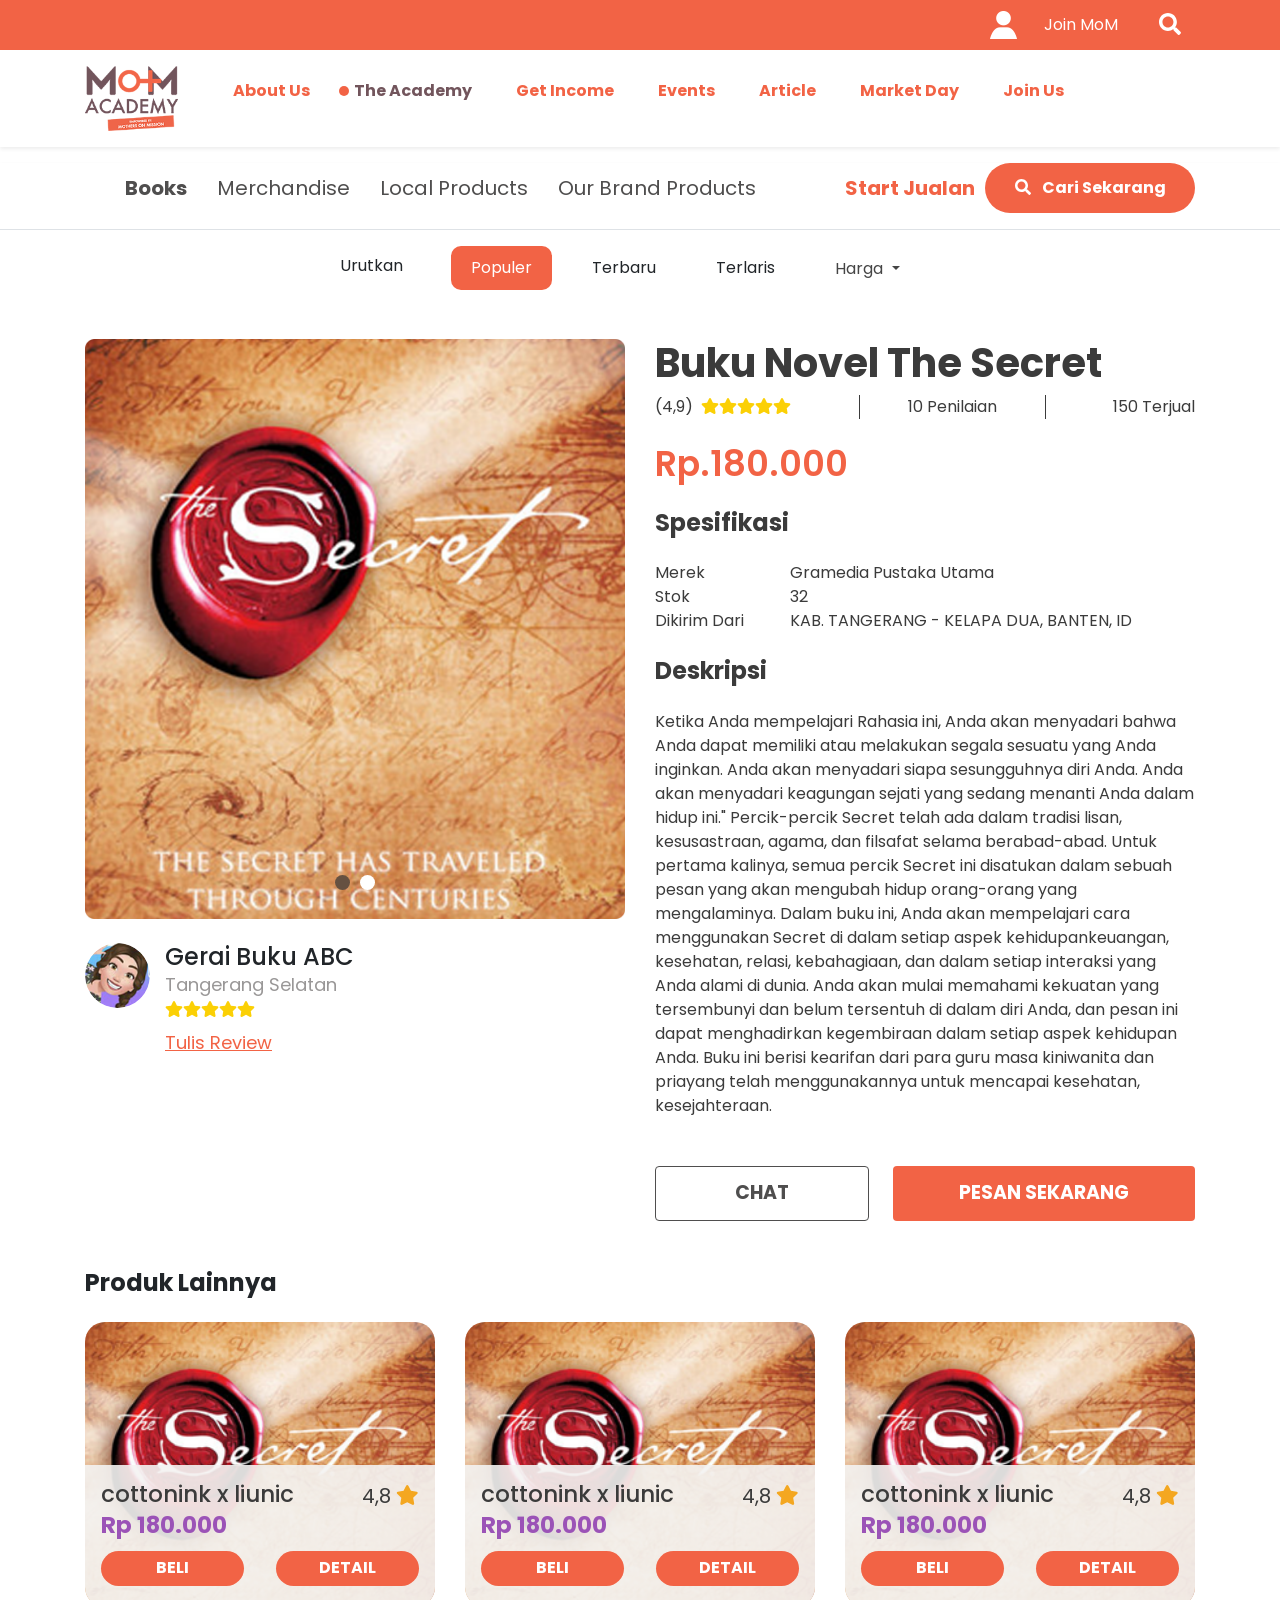
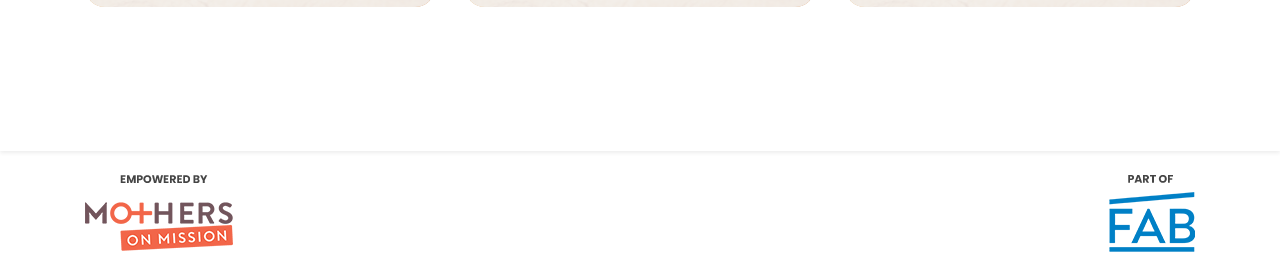
<file: detail-market.html>
<!doctype html>
<html class="no-js" lang="">
  <head>
    <meta charset="utf-8">
    <meta name="description" content="">

    <meta name="viewport" content="width=device-width, initial-scale=1, shrink-to-fit=no">
    <title>mom academy fe</title>
    <link rel="apple-touch-icon" href="apple-touch-icon.png">
    <!-- Place favicon.ico in the root directory -->
    <link rel="stylesheet" href="styles/vendor.css">
    <link rel="preconnect" href="https://fonts.googleapis.com">
    <link rel="preconnect" href="https://fonts.gstatic.com" crossorigin>
    <link href="https://fonts.googleapis.com/css2?family=Poppins:wght@300;400;500;600;700;800;900&display=swap" rel="stylesheet"> 
    <link rel="stylesheet" href="styles/main.css">
    <script src="scripts/modernizr.js"></script>
  </head>
  <body>
    <!--[if IE]>
      <p class="browserupgrade">You are using an <strong>outdated</strong> browser. Please <a href="http://browsehappy.com/">upgrade your browser</a> to improve your experience.</p>
    <![endif]-->
    <div id="wrapper">
      <div id="top-desktop" class="shadow-sm mb-3 bg-white">
        <div class="orange-top">
          <div class="container">
            <div class="row justify-content-end">
              <div class="col-md-6">
                <div class="d-flex justify-content-end align-items-center">
                  <div class="user pr-2"><a data-dismiss="modal" data-toggle="modal" href="#modalLogin"><img src="images/ico-user.png" alt="" class="img-fluid"></a></div>
                  <div class="act-link pr-2 text-center"><a data-toggle="modal" data-target="#modalRegist">Join MoM</a></div>
                  <form class="searchbar">
                    <input type="search" placeholder="Search here" name="search" class="searchbar-input" onkeyup="buttonUp();" required> 
                    <input type="submit" class="searchbar-submit" value="GO"> 
                    <span class="searchbar-icon"><i class="fa fa-search" aria-hidden="true"></i></span> 
                  </form>
                </div>
              </div>
            </div>            
          </div>
        </div>
        <div class="after-orange-top">
          <div class="container">
            <div class="top-wrapper d-flex py-3">
              <div class="logo"><a href="index.html"><img src="images/logo.png" alt="" class="img-fluid"></a></div>
              <div class="menus d-flex align-items-center col-md-11">
                <ul>
                  <li class="mr-4"><a href="about-us.html">About Us</a></li>
                  <li class="mr-4 active"><a href="academy-class.html">The Academy</a></li>
                  <li class="mr-4"><a href="get-income.html">Get Income</a></li>
                  <li class="mr-4"><a href="events.html">Events</a></li>
                  <li class="mr-4"><a href="article.html">Article</a></li>
                  <li class="mr-4"><a href="market.html">Market Day</a></li>
                  <li class="mr-4"><a href="join-us.html">Join Us</a></li>
                </ul>
              </div>
            </div>            
          </div>
        </div>
      </div>
      <div id="top-mobile">
        <nav class="navbar navbar-expand-lg orange-top">
          <button class="navbar-toggler p-0" type="button" data-toggle="collapse" data-target="#navbarSupportedContent" aria-controls="navbarSupportedContent" aria-expanded="false" aria-label="Toggle navigation">
            <i class="fas fa-bars text-white"></i>
          </button>
          <div class="d-flex justify-content-end align-items-center">
            <div class="user "><a href="#"><img src="images/ico-user.png" alt="" class="img-fluid"></a></div>
            <div class="act-link text-center"><a href="#">Join MoM</a></div>
          </div>

          <div class="collapse navbar-collapse" id="navbarSupportedContent">
            <ul class="navbar-nav mr-auto">
              <li class="nav-item active">
                <a class="nav-link text-white" href="index.html">Home <span class="sr-only">(current)</span></a>
              </li>
              <li class="nav-item">
                <a class="nav-link text-white" href="about-us.html">About Us</a>
              </li>
              <li class="nav-item">
                <a class="nav-link text-white" href="academy-class.html">The Academy</a>
              </li>
              <li class="nav-item">
                <a class="nav-link text-white" href="get-income.html">Get Income</a>
              </li>
              <li class="nav-item">
                <a class="nav-link text-white" href="events.html">Events</a>
              </li>
              <li class="nav-item">
                <a class="nav-link text-white" href="article.html">Article</a>
              </li>
              <li class="nav-item">
                <a class="nav-link text-white" href="market.html">Market Day</a>
              </li>
              <li class="nav-item">
                <a class="nav-link text-white" href="join-us.html">Join Us</a>
              </li>
            </ul>
            <form class="form-inline my-2 my-lg-0">
              <input class="form-control mr-sm-2" type="search" placeholder="Search" aria-label="Search">
              <button class="btn btn-outline-danger my-3 my-sm-0 text-white border-white" type="submit">Search</button>
            </form>
          </div>
        </nav>
      </div>
      <div id="market" class="section pb-5 bg-white shadow-sm market-class-page">
        <form action="" class="filter-category mb-3 pt-4 pt-lg-0">
          <div class="container">
            <div class="row justify-content-center">
              <div class="col-md-12">
                <div class="row">
                  <div class="col-md-8 d-flex align-items-center">
                    <div class="submenux">
                      <ul>
                        <li class="active"><a href="#">Books</a></li>
                        <li><a href="#">Merchandise</a></li>
                        <li><a href="#">Local Products</a></li>
                        <li><a href="#">Our Brand Products</a></li>
                      </ul>
                    </div>
                  </div>
                  <div class="col-md-4">
                    <div class="d-flex justify-content-between align-items-center mobile-column">
                      <div class="sell"><a href="#">Start Jualan</a></div>
                      <button class="rounded-pill bg-orange border-0 font-weight-bold btn-search text-white"><i class="fa fa-search mr-2" aria-hidden="true"></i> Cari <span>Sekarang</span></button>
                    </div>
                  </div>
                </div>
              </div>              
            </div>
          </div>
        </form>          
        <div class="column-list border-top pt-3">
          <div class="container">
            <div class="column mb-5">              
              <div class="row justify-content-center pb-5">
                <div class="sortmenus d-flex px-3 px-sm-0 mobile-column">
                  <p class="mr-5 mb-0">Urutkan</p>
                  <ul class="p-0 m-0">
                    <li class="active">Populer</li>
                    <li>Terbaru</li>
                    <li>Terlaris</li>
                    <li>
                      <div class="dropdown">
                        <button class="btn btn-secondary dropdown-toggle p-0" type="button" id="dropdownMenuButton" data-toggle="dropdown" aria-haspopup="true" aria-expanded="false">
                          Harga
                        </button>
                        <div class="dropdown-menu" aria-labelledby="dropdownMenuButton">
                          <a class="dropdown-item" href="#">Termurah</a>
                          <a class="dropdown-item" href="#">Termahal</a>
                        </div>
                      </div>
                    </li>
                  </ul>
                </div>
              </div>
              <div class="row">
                <div class="col-md-6">
                  <div class="market-left-wrapper">
                    <div class="market-left-img mb-4">
                      <div class="slider multiple-items-1">
                        <div class="img"><img src="images/market-large.png" alt="" class="img-fluid"></div>
                        <div class="img"><img src="images/market-large.png" alt="" class="img-fluid"></div>
                      </div>
                    </div>
                    <div class="user-block">
                      <div class="row">
                        <div class="col-lg-2 col-3">
                          <div class="ava"><img src="images/avatar.png" alt="" class="img-fluid"></div>
                        </div>
                        <div class="col-lg-10 pl-0 col-9">
                          <div class="block">
                            <h4 class="name mb-0">Gerai Buku ABC</h4>
                            <div class="city">Tangerang Selatan</div>
                            <div class="ratings d-inline-block">
                              <ul>
                                <li><i class="fas fa-star"></i></li>
                                <li><i class="fas fa-star"></i></li>
                                <li><i class="fas fa-star"></i></li>
                                <li><i class="fas fa-star"></i></li>
                                <li><i class="fas fa-star"></i></li>
                              </ul>
                            </div>
                            <div class="feedback"><a href="#">Tulis Review</a></div>
                          </div>
                        </div>
                      </div>
                    </div>
                  </div>
                </div>
                <div class="col-md-6">
                  <div class="market-right-wrapper">
                    <h1 class="title-market">Buku Novel The Secret</h1>
                    <div class="after-title d-flex justify-content-between mb-4">
                      <div class="ratings d-flex">
                        <p class="mr-2 mb-0">(4,9)</p>
                        <ul>
                          <li><i class="fas fa-star"></i></li>
                          <li><i class="fas fa-star"></i></li>
                          <li><i class="fas fa-star"></i></li>
                          <li><i class="fas fa-star"></i></li>
                          <li><i class="fas fa-star"></i></li>
                        </ul>
                      </div>
                      <div class="reviews px-lg-5 px-3">
                        <p class="text-center mb-0">10 Penilaian</p>
                      </div>
                      <div class="sold">
                        <p class="text-center mb-0">150 Terjual</p>
                      </div>
                    </div>
                    <h2 class="price mb-4">Rp.180.000</h2>
                    <div class="spec-block">
                      <h4 class="font-weight-bold mb-4">Spesifikasi</h4>
                      <div class="tablex mb-4">
                        <div class="table-row d-flex">
                          <label for="" class="w-25 mb-0">Merek</label>
                          <div class="brand">Gramedia Pustaka Utama</div>
                        </div>
                        <div class="table-row d-flex">
                          <label for="" class="w-25 mb-0">Stok</label>
                          <div class="brand">32</div>
                        </div>
                        <div class="table-row d-flex">
                          <label for="" class="w-25 mb-0">Dikirim Dari</label>
                          <div class="brand">KAB. TANGERANG - KELAPA DUA, BANTEN, ID</div>
                        </div>
                      </div>
                    </div>
                    <div class="desc-block">
                      <h4 class="font-weight-bold mb-4">Deskripsi</h4>
                      <div class="desc">
                        <p>Ketika Anda mempelajari Rahasia ini, Anda akan menyadari bahwa Anda dapat memiliki atau melakukan segala sesuatu yang Anda inginkan. Anda akan menyadari siapa sesungguhnya diri Anda. Anda akan menyadari keagungan sejati yang sedang menanti Anda dalam hidup ini." Percik-percik Secret telah ada dalam tradisi lisan, kesusastraan, agama, dan filsafat selama berabad-abad. Untuk pertama kalinya, semua percik Secret ini disatukan dalam sebuah pesan yang akan mengubah hidup orang-orang yang mengalaminya. Dalam buku ini, Anda akan mempelajari cara menggunakan Secret di dalam setiap aspek kehidupankeuangan, kesehatan, relasi, kebahagiaan, dan dalam setiap interaksi yang Anda alami di dunia. Anda akan mulai memahami kekuatan yang tersembunyi dan belum tersentuh di dalam diri Anda, dan pesan ini dapat menghadirkan kegembiraan dalam setiap aspek kehidupan Anda. Buku ini berisi kearifan dari para guru masa kiniwanita dan priayang telah menggunakannya untuk mencapai kesehatan, kesejahteraan.</p>
                      </div>
                    </div>
                    <div class="btn-wrapper d-flex justify-content-between mt-5">
                      <div class="chat w-50"><button class="btn text-center text-uppercase font-weight-bold w-100">Chat</button></div>
                      <div class="order w-75 pl-4"><button class="btn text-center text-uppercase font-weight-bold w-100">Pesan Sekarang</button></div>
                    </div>
                  </div>
                </div>
              </div>
              <div class="other-product mt-5">                
                <h4 class="font-weight-bold mb-4 d-block">Produk Lainnya</h4>
                <div class="row">
                  <div class="col-md-6 col-lg-4 mb-5">
                    <div class="block">
                      <div class="block-col position-relative">
                        <div class="img"><a href="detail-market.html" class="position-relative"><img src="images/market-thumb.png" alt="" class="img-fluid"></a></div>
                        <div class="block-text w-100 p-3">
                          <div class="row column">
                            <div class="col-9">
                              <h6 class="my-0 pt-0"><a href="detail-market.html">cottonink x liunic </a></h6>
                              <div class="price mb-2">Rp 180.000</div>
                            </div>
                            <div class="col-3">
                              <div class="rating"><span>4,8</span> <i class="fas fa-star"></i></div>
                            </div>
                          </div>
                          <div class="d-flex btn-act-market justify-content-between">
                            <button class="buy text-uppercase font-weight-bold rounded-pill bg-orange text-white border-0">beli</button>
                            <button class="detail text-uppercase font-weight-bold rounded-pill bg-orange text-white border-0">detail</button>
                          </div>
                        </div>
                      </div>       
                    </div>
                  </div>
                  <div class="col-md-6 col-lg-4 mb-5">
                    <div class="block">
                      <div class="block-col position-relative">
                        <div class="img"><a href="detail-market.html" class="position-relative"><img src="images/market-thumb.png" alt="" class="img-fluid"></a></div>
                        <div class="block-text w-100 p-3">
                          <div class="row column">
                            <div class="col-9">
                              <h6 class="my-0 pt-0"><a href="detail-market.html">cottonink x liunic </a></h6>
                              <div class="price mb-2">Rp 180.000</div>
                            </div>
                            <div class="col-3">
                              <div class="rating"><span>4,8</span> <i class="fas fa-star"></i></div>
                            </div>
                          </div>
                          <div class="d-flex btn-act-market justify-content-between">
                            <button class="buy text-uppercase font-weight-bold rounded-pill bg-orange text-white border-0">beli</button>
                            <button class="detail text-uppercase font-weight-bold rounded-pill bg-orange text-white border-0">detail</button>
                          </div>
                        </div>
                      </div>       
                    </div>
                  </div>
                  <div class="col-md-6 col-lg-4 mb-5">
                    <div class="block">
                      <div class="block-col position-relative">
                        <div class="img"><a href="detail-market.html" class="position-relative"><img src="images/market-thumb.png" alt="" class="img-fluid"></a></div>
                        <div class="block-text w-100 p-3">
                          <div class="row column">
                            <div class="col-9">
                              <h6 class="my-0 pt-0"><a href="detail-market.html">cottonink x liunic </a></h6>
                              <div class="price mb-2">Rp 180.000</div>
                            </div>
                            <div class="col-3">
                              <div class="rating"><span>4,8</span> <i class="fas fa-star"></i></div>
                            </div>
                          </div>
                          <div class="d-flex btn-act-market justify-content-between">
                            <button class="buy text-uppercase font-weight-bold rounded-pill bg-orange text-white border-0">beli</button>
                            <button class="detail text-uppercase font-weight-bold rounded-pill bg-orange text-white border-0">detail</button>
                          </div>
                        </div>
                      </div>       
                    </div>
                  </div>
                </div>
              </div>              
            </div>
          </div>
        </div>
      </div>
      <div id="bottom">
        <div class="container">
          <div class="d-flex justify-content-between py-4">
            <div class="block">
              <img src="images/logo-footer.png" alt="" class="img-fluid">
            </div>
            <div class="block">
              <img src="images/logo-fab.png" alt="" class="img-fluid">
            </div>
          </div>
        </div>        
      </div>
    </div>

    <!-- Modal Regist -->
    <div class="modal fade form-popup" id="modalRegist">
      <div class="modal-dialog modal-dialog-centered" role="document">
        <div class="modal-content">
          <div class="modal-header border-0">
            <div class="text-center w-100"><img src="images/logo.png" alt="" class="img-fluid"></div>
          </div>
          <div class="modal-body px-md-5">
            <h4 class="title">Login</h4>
            <div class="sso mb-3"><img src="images/btn-fb.png" alt="" class="img-fluid"></div>
            <div class="sso mb-3"><img src="images/btn-google.png" alt="" class="img-fluid"></div>
            <div class="wrapper-oblock position-relative text-center mb-3">
              <div class="oblock px-3">atau</div>
            </div>
            <form action="" class="form-regist">
              <div class="form-group">
                <input type="text" class="form-control" placeholder="Username">
              </div>
              <div class="form-group">
                <input type="text" class="form-control" placeholder="Nama Depan">
              </div>
              <div class="form-group">
                <input type="text" class="form-control" placeholder="Nama Belakang">
              </div>
              <div class="form-group">
                <input type="text" class="form-control" placeholder="Alamat Email">
              </div>
              <div class="form-group">
                <input type="text" class="form-control" placeholder="Nomor Ponsel">
              </div>
              <div class="form-group">
                <input type="password" class="form-control" placeholder="Password">
              </div>
              <div class="form-group">
                <input type="password" class="form-control" placeholder="*Konfirmasi Password">
              </div>
              <div class="form-group">
                <div class="form-check">
                  <input class="form-check-input" type="checkbox" id="gridCheck1">
                  <label class="form-check-label" for="gridCheck1">
                    Saya telah <span>membaca dan mengerti</span>
                  </label>
                </div>
              </div>
              <div class="form-group">
                <div class="form-check">
                  <input class="form-check-input" type="checkbox" id="gridCheck2">
                  <label class="form-check-label" for="gridCheck2">
                    Saya menerima <span>kebijakan privasi</span>
                  </label>
                </div>
              </div>
              <div class="form-group">
                <div class="form-check">
                  <input class="form-check-input" type="checkbox" id="gridCheck3">
                  <label class="form-check-label" for="gridCheck3">
                    Saya tertarik mendapatkan kabar, informasi, diskon dari Mothers on Mission
                  </label>
                </div>
              </div>
              <div class="form-group">
                <button class="text-uppercase text-white font-weight-bold border-0 w-100 btn-submit-popup" type="submit">Daftar sekarang</button>
              </div>
              <div class="form-group">
                <div data-dismiss="modal" data-toggle="modal" href="#modalLogin">Sudah punya akun? Masuk</div>
              </div>
            </form>
          </div>
        </div>
      </div>
    </div>

    
    <!-- Modal Login -->
    <div class="modal fade form-popup pb-5" id="modalLogin" >
      <div class="modal-dialog modal-dialog-centered" role="document">
        <div class="modal-content">
          <div class="modal-header border-0">
            <div class="text-center w-100"><img src="images/logo.png" alt="" class="img-fluid"></div>
          </div>
          <div class="modal-body px-md-5">
            <h4 class="title">Login</h4>
            <div class="sso mb-3"><img src="images/btn-fb.png" alt="" class="img-fluid"></div>
            <div class="sso mb-3"><img src="images/btn-google.png" alt="" class="img-fluid"></div>
            <div class="wrapper-oblock position-relative text-center mb-3">
              <div class="oblock px-3">atau</div>
            </div>
            <form action="" class="form-regist">
              <div class="form-group">
                <input type="text" class="form-control" placeholder="Email or Phone Number">
              </div>
              <div class="form-group">
                <button class="text-uppercase text-white font-weight-bold border-0 w-100 btn-submit-popup" type="submit">Next</button>
              </div>
              <div class="form-group">
                <div class="" data-dismiss="modal" data-toggle="modal" href="#modalRegist">Belum punya akun? Yuk Daftar</div>
              </div>
            </form>
          </div>
        </div>
      </div>
    </div>

    <!-- Google Analytics: change UA-XXXXX-X to be your site's ID. -->
    <script>
      (function(b,o,i,l,e,r){b.GoogleAnalyticsObject=l;b[l]||(b[l]=
      function(){(b[l].q=b[l].q||[]).push(arguments)});b[l].l=+new Date;
      e=o.createElement(i);r=o.getElementsByTagName(i)[0];
      e.src='https://www.google-analytics.com/analytics.js';
      r.parentNode.insertBefore(e,r)}(window,document,'script','ga'));
      ga('create','UA-XXXXX-X');ga('send','pageview');
    </script>
    <script src="https://cdnjs.cloudflare.com/ajax/libs/popper.js/1.0.4/popper.js"></script>
    <script src="scripts/vendor.js"></script>
    <script src="scripts/main.js"></script>
  </body>
</html>
</file>
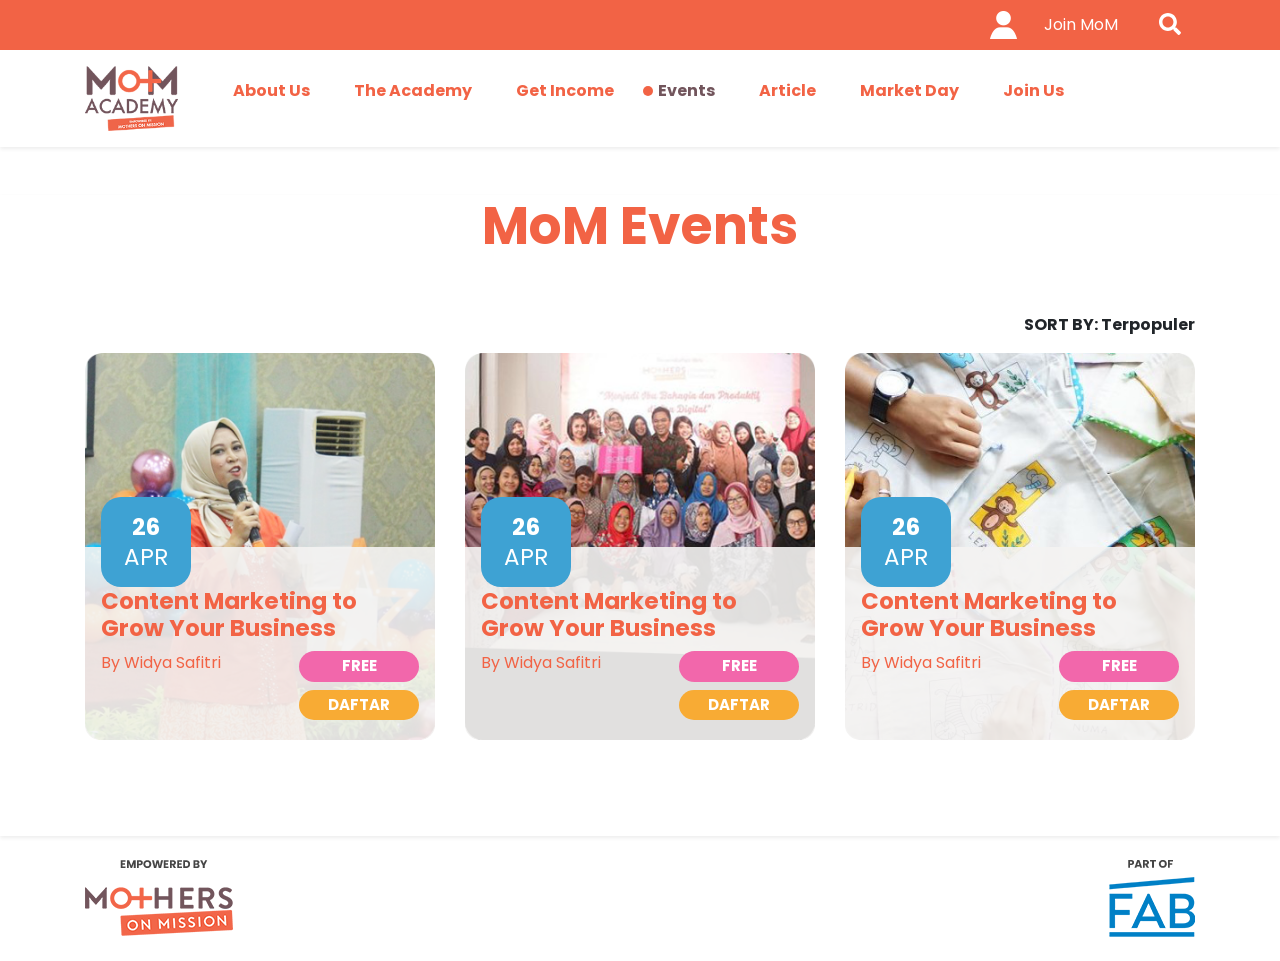
<file: events.html>
<!doctype html>
<html class="no-js" lang="">
  <head>
    <meta charset="utf-8">
    <meta name="description" content="">

    <meta name="viewport" content="width=device-width, initial-scale=1, shrink-to-fit=no">
    <title>mom academy fe</title>
    <link rel="apple-touch-icon" href="apple-touch-icon.png">
    <!-- Place favicon.ico in the root directory -->
    <link rel="stylesheet" href="styles/vendor.css">
    <link rel="preconnect" href="https://fonts.googleapis.com">
    <link rel="preconnect" href="https://fonts.gstatic.com" crossorigin>
    <link href="https://fonts.googleapis.com/css2?family=Poppins:wght@300;400;500;600;700;800;900&display=swap" rel="stylesheet"> 
    <link rel="stylesheet" href="styles/main.css">
    <script src="scripts/modernizr.js"></script>
  </head>
  <body>
    <!--[if IE]>
      <p class="browserupgrade">You are using an <strong>outdated</strong> browser. Please <a href="http://browsehappy.com/">upgrade your browser</a> to improve your experience.</p>
    <![endif]-->
    <div id="wrapper">
      <div id="top-desktop" class="shadow-sm mb-5 bg-white">
        <div class="orange-top">
          <div class="container">
            <div class="row justify-content-end">
              <div class="col-md-6">
                <div class="d-flex justify-content-end align-items-center">
                  <div class="user pr-2"><a data-dismiss="modal" data-toggle="modal" href="#modalLogin"><img src="images/ico-user.png" alt="" class="img-fluid"></a></div>
                  <div class="act-link pr-2 text-center"><a data-toggle="modal" data-target="#modalRegist">Join MoM</a></div>
                  <form class="searchbar">
                    <input type="search" placeholder="Search here" name="search" class="searchbar-input" onkeyup="buttonUp();" required> 
                    <input type="submit" class="searchbar-submit" value="GO"> 
                    <span class="searchbar-icon"><i class="fa fa-search" aria-hidden="true"></i></span> 
                  </form>
                </div>
              </div>
            </div>            
          </div>
        </div>
        <div class="after-orange-top">
          <div class="container">
            <div class="top-wrapper d-flex py-3">
              <div class="logo"><a href="index.html"><img src="images/logo.png" alt="" class="img-fluid"></a></div>
              <div class="menus d-flex align-items-center col-md-11">
                <ul>
                  <li class="mr-4"><a href="about-us.html">About Us</a></li>
                  <li class="mr-4"><a href="academy-class.html">The Academy</a></li>
                  <li class="mr-4"><a href="get-income.html">Get Income</a></li>
                  <li class="mr-4 active"><a href="events.html">Events</a></li>
                  <li class="mr-4"><a href="article.html">Article</a></li>
                  <li class="mr-4"><a href="market.html">Market Day</a></li>
                  <li class="mr-4"><a href="join-us.html">Join Us</a></li>
                </ul>
              </div>
            </div>            
          </div>
        </div>
      </div>
      <div id="top-mobile">
        <nav class="navbar navbar-expand-lg orange-top">
          <button class="navbar-toggler p-0" type="button" data-toggle="collapse" data-target="#navbarSupportedContent" aria-controls="navbarSupportedContent" aria-expanded="false" aria-label="Toggle navigation">
            <i class="fas fa-bars text-white"></i>
          </button>
          <div class="d-flex justify-content-end align-items-center">
            <div class="user "><a href="#"><img src="images/ico-user.png" alt="" class="img-fluid"></a></div>
            <div class="act-link text-center"><a href="#">Join MoM</a></div>
          </div>

          <div class="collapse navbar-collapse" id="navbarSupportedContent">
            <ul class="navbar-nav mr-auto">
              <li class="nav-item active">
                <a class="nav-link text-white" href="index.html">Home <span class="sr-only">(current)</span></a>
              </li>
              <li class="nav-item">
                <a class="nav-link text-white" href="about-us.html">About Us</a>
              </li>
              <li class="nav-item">
                <a class="nav-link text-white" href="academy-class.html">The Academy</a>
              </li>
              <li class="nav-item">
                <a class="nav-link text-white" href="get-income.html">Get Income</a>
              </li>
              <li class="nav-item">
                <a class="nav-link text-white" href="events.html">Events</a>
              </li>
              <li class="nav-item">
                <a class="nav-link text-white" href="article.html">Article</a>
              </li>
              <li class="nav-item">
                <a class="nav-link text-white" href="market.html">Market Day</a>
              </li>
              <li class="nav-item">
                <a class="nav-link text-white" href="join-us.html">Join Us</a>
              </li>
            </ul>
            <form class="form-inline my-2 my-lg-0">
              <input class="form-control mr-sm-2" type="search" placeholder="Search" aria-label="Search">
              <button class="btn btn-outline-danger my-3 my-sm-0 text-white border-white" type="submit">Search</button>
            </form>
          </div>
        </nav>
      </div>
      <div id="events" class="section pb-5 bg-white shadow-sm">
        <div class="container">
          <h1 class="title text-center pb-5 mt-3">MoM Events</h1>
          <div class="sortby">
            <div class="text-right font-weight-bold mb-3">
              <span class="text-uppercase">sort by:</span> <span>Terpopuler</span>
            </div>
          </div>
          <div class="column mb-5">
            <div class="row">
              <div class="col-md-6 col-lg-4 mb-5 mb-lg-0">
                <div class="block">
                  <div class="block-col position-relative">
                    <div class="img">
                      <a href="detail-events.html" class="position-relative">
                        <img src="images/img-event-1.png" alt="" class="img-fluid">
                        <div class="floating-txt d-block d-sm-none position-absolute text-white p-2">
                          <h6>Content Marketing to Grow Your Business</h6>
                          <div class="author">By Widya Safitri</div>
                        </div>  
                      </a>
                    </div>
                    <div class="block-text w-100 p-3">
                      <div class="date text-white text-center font-weight-bold d-flex align-items-center justify-content-center flex-column">26 <span class="text-uppercase font-weight-normal">apr</span></div>
                      <h6 class="d-none d-sm-block"><a href="detail-class.html">Content Marketing to Grow Your Business</a></h6>
                      <div class="column">
                        <div class="author d-none d-sm-block">By Widya Safitri</div>
                        <div class="btn-act text-center">
                          <a href="#" class="free rounded-pill text-white mb-2 text-uppercase p-1">Free</a>
                          <a href="#" class="daftar rounded-pill text-white text-uppercase p-1">Daftar</a>
                        </div>
                      </div>
                    </div>
                  </div>       
                </div>
              </div>
              <div class="col-md-6 col-lg-4 mb-5 mb-lg-0">
                <div class="block">
                  <div class="block-col position-relative">
                    <div class="img">
                      <a href="detail-events.html" class="position-relative">
                        <img src="images/img-event-2.png" alt="" class="img-fluid">
                        <div class="floating-txt d-block d-sm-none position-absolute text-white p-2">
                          <h6>Content Marketing to Grow Your Business</h6>
                          <div class="author">By Widya Safitri</div>
                        </div>  
                      </a>
                    </div>
                    <div class="block-text w-100 p-3">
                      <div class="date text-white text-center font-weight-bold d-flex align-items-center justify-content-center flex-column">26 <span class="text-uppercase font-weight-normal">apr</span></div>
                      <h6 class="d-none d-sm-block"><a href="detail-class.html">Content Marketing to Grow Your Business</a></h6>
                      <div class="column">
                        <div class="author d-none d-sm-block">By Widya Safitri</div>
                        <div class="btn-act text-center">
                          <a href="#" class="free rounded-pill text-white mb-2 text-uppercase p-1">Free</a>
                          <a href="#" class="daftar rounded-pill text-white text-uppercase p-1">Daftar</a>
                        </div>
                      </div>
                    </div>
                  </div>       
                </div>
              </div>
              <div class="col-md-6 col-lg-4 mb-5 mb-lg-0">
                <div class="block">
                  <div class="block-col position-relative">
                    <div class="img">
                      <a href="detail-events.html" class="position-relative">
                        <img src="images/img-event-3.png" alt="" class="img-fluid">
                        <div class="floating-txt d-block d-sm-none position-absolute text-white p-2">
                          <h6>Content Marketing to Grow Your Business</h6>
                          <div class="author">By Widya Safitri</div>
                        </div>  
                      </a>
                    </div>
                    <div class="block-text w-100 p-3">
                      <div class="date text-white text-center font-weight-bold d-flex align-items-center justify-content-center flex-column">26 <span class="text-uppercase font-weight-normal">apr</span></div>
                      <h6 class="d-none d-sm-block"><a href="detail-class.html">Content Marketing to Grow Your Business</a></h6>
                      <div class="column">
                        <div class="author d-none d-sm-block">By Widya Safitri</div>
                        <div class="btn-act text-center">
                          <a href="#" class="free rounded-pill text-white mb-2 text-uppercase p-1">Free</a>
                          <a href="#" class="daftar rounded-pill text-white text-uppercase p-1">Daftar</a>
                        </div>
                      </div>
                    </div>
                  </div>       
                </div>
              </div>
            </div>
          </div>
        </div>
      </div>
      <div id="bottom">
        <div class="container">
          <div class="d-flex justify-content-between py-4">
            <div class="block">
              <img src="images/logo-footer.png" alt="" class="img-fluid">
            </div>
            <div class="block">
              <img src="images/logo-fab.png" alt="" class="img-fluid">
            </div>
          </div>
        </div>        
      </div>
    </div>

    <!-- Modal Regist -->
    <div class="modal fade form-popup" id="modalRegist">
      <div class="modal-dialog modal-dialog-centered" role="document">
        <div class="modal-content">
          <div class="modal-header border-0">
            <div class="text-center w-100"><img src="images/logo.png" alt="" class="img-fluid"></div>
          </div>
          <div class="modal-body px-md-5">
            <h4 class="title">Login</h4>
            <div class="sso mb-3"><img src="images/btn-fb.png" alt="" class="img-fluid"></div>
            <div class="sso mb-3"><img src="images/btn-google.png" alt="" class="img-fluid"></div>
            <div class="wrapper-oblock position-relative text-center mb-3">
              <div class="oblock px-3">atau</div>
            </div>
            <form action="" class="form-regist">
              <div class="form-group">
                <input type="text" class="form-control" placeholder="Username">
              </div>
              <div class="form-group">
                <input type="text" class="form-control" placeholder="Nama Depan">
              </div>
              <div class="form-group">
                <input type="text" class="form-control" placeholder="Nama Belakang">
              </div>
              <div class="form-group">
                <input type="text" class="form-control" placeholder="Alamat Email">
              </div>
              <div class="form-group">
                <input type="text" class="form-control" placeholder="Nomor Ponsel">
              </div>
              <div class="form-group">
                <input type="password" class="form-control" placeholder="Password">
              </div>
              <div class="form-group">
                <input type="password" class="form-control" placeholder="*Konfirmasi Password">
              </div>
              <div class="form-group">
                <div class="form-check">
                  <input class="form-check-input" type="checkbox" id="gridCheck1">
                  <label class="form-check-label" for="gridCheck1">
                    Saya telah <span>membaca dan mengerti</span>
                  </label>
                </div>
              </div>
              <div class="form-group">
                <div class="form-check">
                  <input class="form-check-input" type="checkbox" id="gridCheck2">
                  <label class="form-check-label" for="gridCheck2">
                    Saya menerima <span>kebijakan privasi</span>
                  </label>
                </div>
              </div>
              <div class="form-group">
                <div class="form-check">
                  <input class="form-check-input" type="checkbox" id="gridCheck3">
                  <label class="form-check-label" for="gridCheck3">
                    Saya tertarik mendapatkan kabar, informasi, diskon dari Mothers on Mission
                  </label>
                </div>
              </div>
              <div class="form-group">
                <button class="text-uppercase text-white font-weight-bold border-0 w-100 btn-submit-popup" type="submit">Daftar sekarang</button>
              </div>
              <div class="form-group">
                <div data-dismiss="modal" data-toggle="modal" href="#modalLogin">Sudah punya akun? Masuk</div>
              </div>
            </form>
          </div>
        </div>
      </div>
    </div>

    
    <!-- Modal Login -->
    <div class="modal fade form-popup pb-5" id="modalLogin" >
      <div class="modal-dialog modal-dialog-centered" role="document">
        <div class="modal-content">
          <div class="modal-header border-0">
            <div class="text-center w-100"><img src="images/logo.png" alt="" class="img-fluid"></div>
          </div>
          <div class="modal-body px-md-5">
            <h4 class="title">Login</h4>
            <div class="sso mb-3"><img src="images/btn-fb.png" alt="" class="img-fluid"></div>
            <div class="sso mb-3"><img src="images/btn-google.png" alt="" class="img-fluid"></div>
            <div class="wrapper-oblock position-relative text-center mb-3">
              <div class="oblock px-3">atau</div>
            </div>
            <form action="" class="form-regist">
              <div class="form-group">
                <input type="text" class="form-control" placeholder="Email or Phone Number">
              </div>
              <div class="form-group">
                <button class="text-uppercase text-white font-weight-bold border-0 w-100 btn-submit-popup" type="submit">Next</button>
              </div>
              <div class="form-group">
                <div class="" data-dismiss="modal" data-toggle="modal" href="#modalRegist">Belum punya akun? Yuk Daftar</div>
              </div>
            </form>
          </div>
        </div>
      </div>
    </div>

    <!-- Google Analytics: change UA-XXXXX-X to be your site's ID. -->
    <script>
      (function(b,o,i,l,e,r){b.GoogleAnalyticsObject=l;b[l]||(b[l]=
      function(){(b[l].q=b[l].q||[]).push(arguments)});b[l].l=+new Date;
      e=o.createElement(i);r=o.getElementsByTagName(i)[0];
      e.src='https://www.google-analytics.com/analytics.js';
      r.parentNode.insertBefore(e,r)}(window,document,'script','ga'));
      ga('create','UA-XXXXX-X');ga('send','pageview');
    </script>
    <script src="scripts/vendor.js"></script>
    <script src="scripts/main.js"></script>
  </body>
</html>
</file>
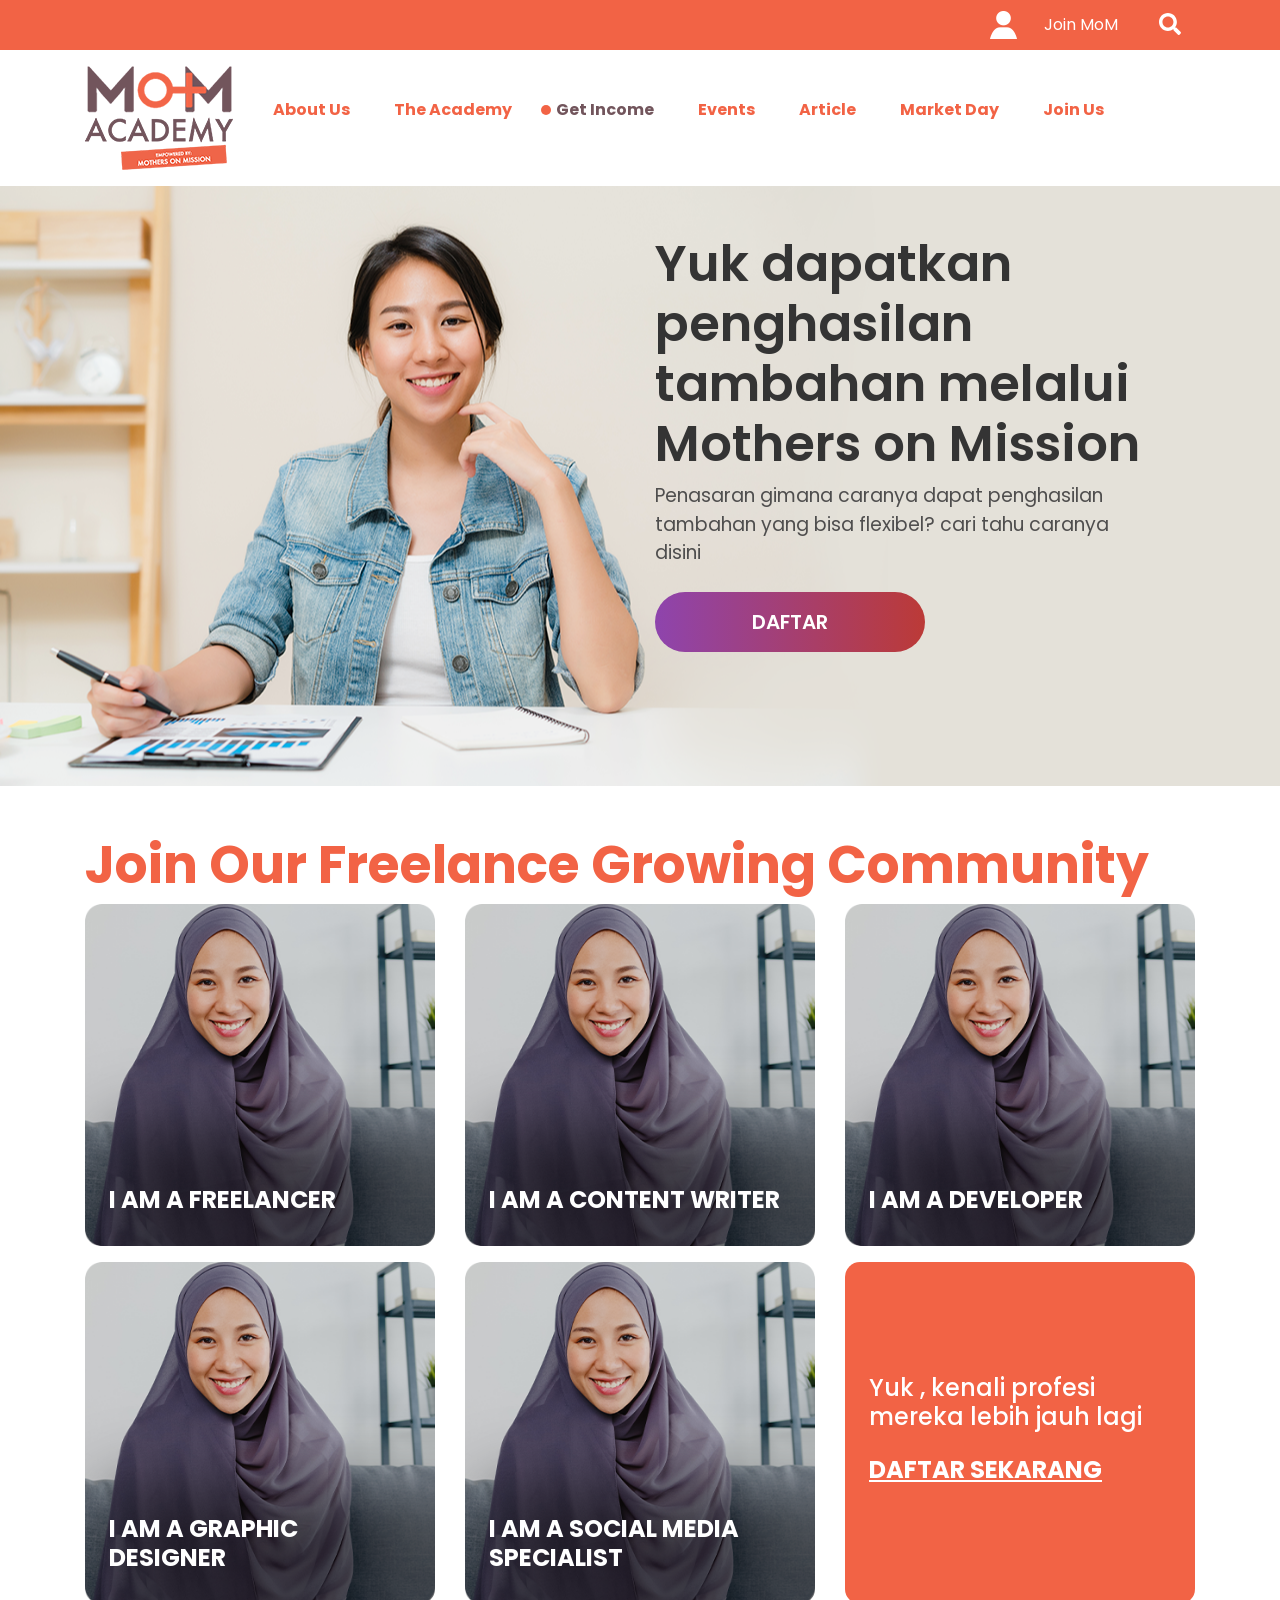
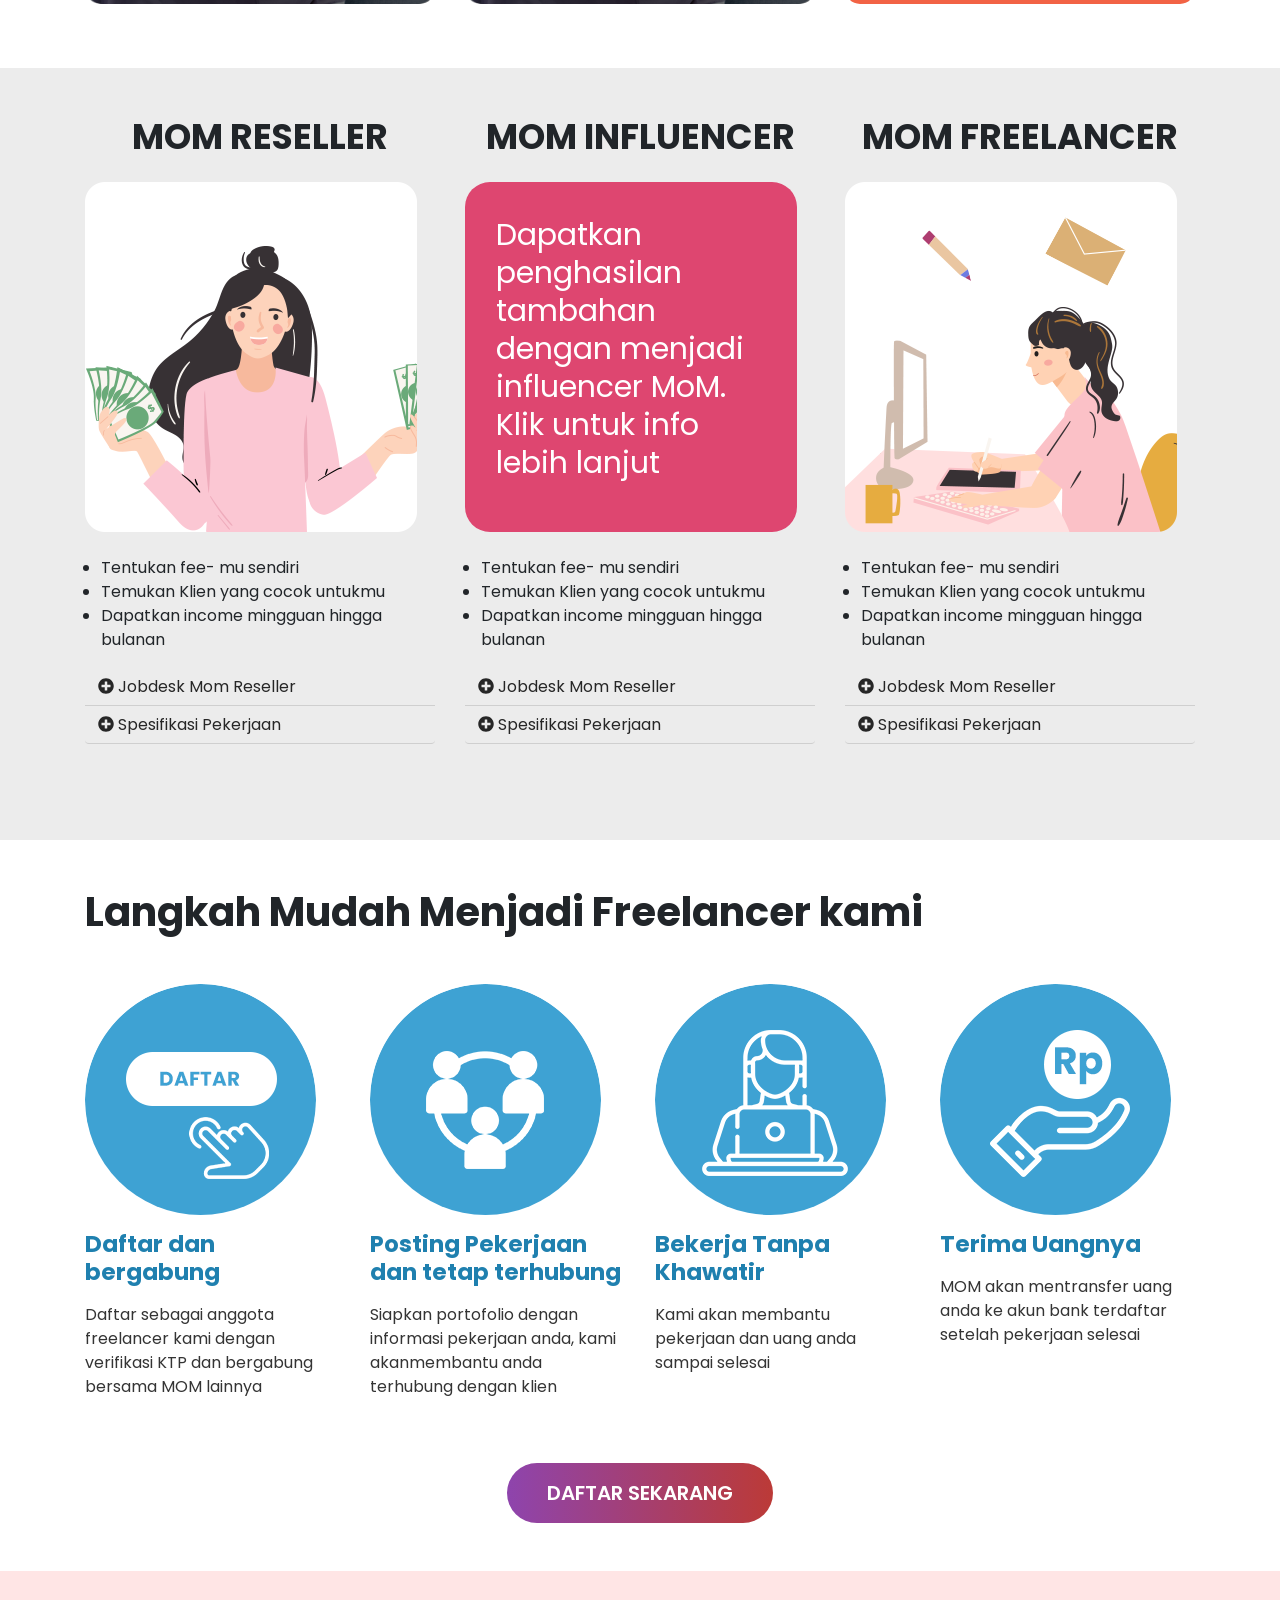
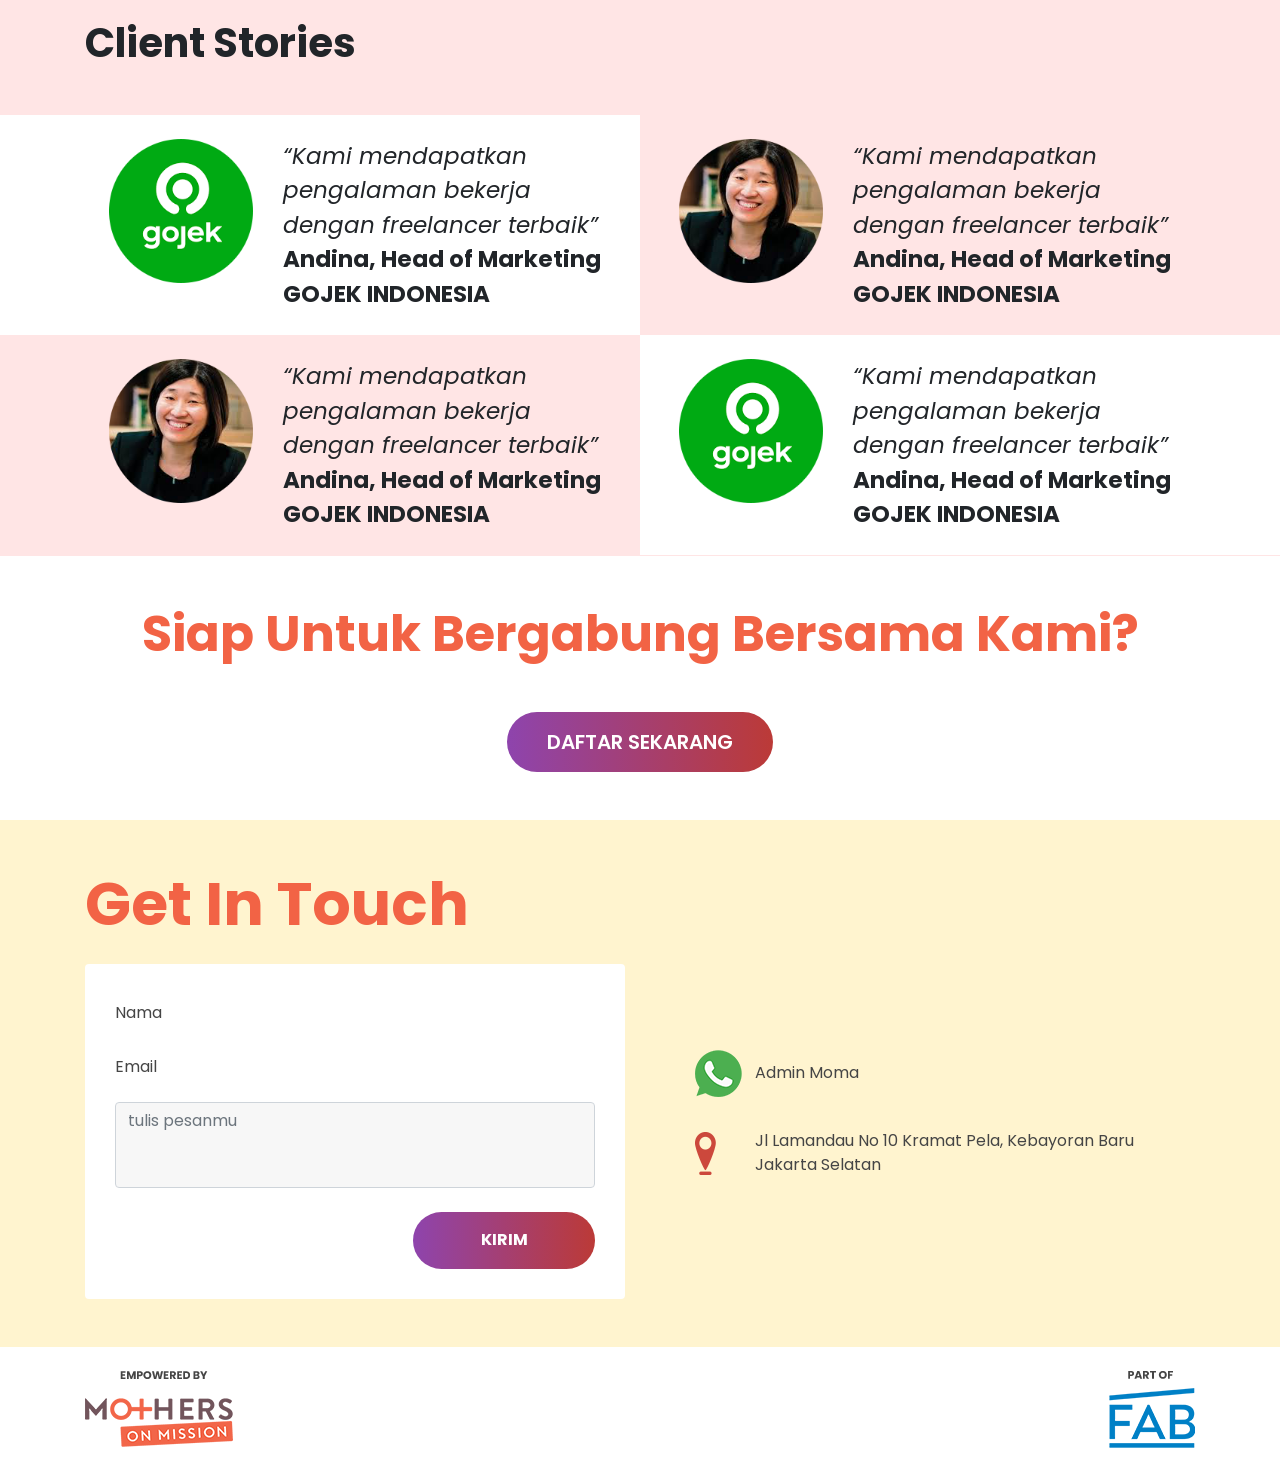
<file: get-income.html>
<!doctype html>
<html class="no-js" lang="">
  <head>
    <meta charset="utf-8">
    <meta name="description" content="">

    <meta name="viewport" content="width=device-width, initial-scale=1, shrink-to-fit=no">
    <title>mom academy fe</title>
    <link rel="apple-touch-icon" href="apple-touch-icon.png">
    <!-- Place favicon.ico in the root directory -->
    <link rel="stylesheet" href="styles/vendor.css">
    <link rel="preconnect" href="https://fonts.googleapis.com">
    <link rel="preconnect" href="https://fonts.gstatic.com" crossorigin>
    <link href="https://fonts.googleapis.com/css2?family=Poppins:wght@300;400;500;600;700;800;900&display=swap" rel="stylesheet"> 
    <link rel="stylesheet" href="styles/main.css">
    <script src="scripts/modernizr.js"></script>
  </head>
  <body>
    <!--[if IE]>
      <p class="browserupgrade">You are using an <strong>outdated</strong> browser. Please <a href="http://browsehappy.com/">upgrade your browser</a> to improve your experience.</p>
    <![endif]-->
    <div id="wrapper">
      <div id="top-desktop">
        <div class="orange-top">
          <div class="container">
            <div class="row justify-content-end">
              <div class="col-md-6">
                <div class="d-flex justify-content-end align-items-center">
                  <div class="user pr-2"><a data-dismiss="modal" data-toggle="modal" href="#modalLogin"><img src="images/ico-user.png" alt="" class="img-fluid"></a></div>
                  <div class="act-link pr-2 text-center"><a data-toggle="modal" data-target="#modalRegist">Join MoM</a></div>
                  <form class="searchbar">
                    <input type="search" placeholder="Search here" name="search" class="searchbar-input" onkeyup="buttonUp();" required> 
                    <input type="submit" class="searchbar-submit" value="GO"> 
                    <span class="searchbar-icon"><i class="fa fa-search" aria-hidden="true"></i></span> 
                  </form>
                </div>
              </div>
            </div>            
          </div>
        </div>
        <div class="after-orange-top">
          <div class="container">
            <div class="top-wrapper d-flex py-3">
              <div class="logo"><a href="index.html"><img src="images/logo.png" alt="" class="img-fluid"></a></div>
              <div class="menus d-flex align-items-center">
                <ul>
                  <li class="mr-4"><a href="about-us.html">About Us</a></li>
                  <li class="mr-4"><a href="academy-class.html">The Academy</a></li>
                  <li class="mr-4 active"><a href="get-income.html">Get Income</a></li>
                  <li class="mr-4"><a href="events.html">Events</a></li>
                  <li class="mr-4"><a href="article.html">Article</a></li>
                  <li class="mr-4"><a href="market.html">Market Day</a></li>
                  <li class="mr-4"><a href="join-us.html">Join Us</a></li>
                </ul>
              </div>
            </div>            
          </div>
        </div>
      </div>
      <div id="top-mobile">
        <nav class="navbar navbar-expand-lg orange-top">
          <button class="navbar-toggler p-0" type="button" data-toggle="collapse" data-target="#navbarSupportedContent" aria-controls="navbarSupportedContent" aria-expanded="false" aria-label="Toggle navigation">
            <i class="fas fa-bars text-white"></i>
          </button>
          <div class="d-flex justify-content-end align-items-center">
            <div class="user "><a href="#"><img src="images/ico-user.png" alt="" class="img-fluid"></a></div>
            <div class="act-link text-center"><a href="#">Join MoM</a></div>
          </div>

          <div class="collapse navbar-collapse" id="navbarSupportedContent">
            <ul class="navbar-nav mr-auto">
              <li class="nav-item active">
                <a class="nav-link text-white" href="index.html">Home <span class="sr-only">(current)</span></a>
              </li>
              <li class="nav-item">
                <a class="nav-link text-white" href="about-us.html">About Us</a>
              </li>
              <li class="nav-item">
                <a class="nav-link text-white" href="academy-class.html">The Academy</a>
              </li>
              <li class="nav-item">
                <a class="nav-link text-white" href="get-income.html">Get Income</a>
              </li>
              <li class="nav-item">
                <a class="nav-link text-white" href="events.html">Events</a>
              </li>
              <li class="nav-item">
                <a class="nav-link text-white" href="article.html">Article</a>
              </li>
              <li class="nav-item">
                <a class="nav-link text-white" href="market.html">Market Day</a>
              </li>
              <li class="nav-item">
                <a class="nav-link text-white" href="join-us.html">Join Us</a>
              </li>
            </ul>
            <form class="form-inline my-2 my-lg-0">
              <input class="form-control mr-sm-2" type="search" placeholder="Search" aria-label="Search">
              <button class="btn btn-outline-danger my-3 my-sm-0 text-white border-white" type="submit">Search</button>
            </form>
          </div>
        </nav>
      </div>
      <div id="banner-get-income" class="section pb-5">
        <div class="container">
          <div class="row">
            <div class="col-md-6 offset-md-6">
              <h1 class="title mt-4 pt-4 mb-2">Yuk dapatkan penghasilan tambahan melalui Mothers on Mission</h1>
              <div class="shortdesc">
                <p class="mb-0">Penasaran gimana caranya dapat penghasilan tambahan yang bisa flexibel? cari tahu caranya</p>
                <div class="more"><a href="#">disini</a></div>
              </div>
              <div class="register-btn mt-4"><a href="#" class="text-uppercase d-flex align-items-center justify-content-center link-gradient rounded-pill text-white text-uppercase">Daftar</a></div>
            </div>
          </div>
        </div>
      </div>
      <div id="freelancer" class="section py-5">
        <div class="container">
          <h1 class="title">Join Our Freelance Growing Community</h1>
          <div class="list-freelancer-wrapper">
            <div class="row">
              <div class="col-md-6 col-lg-4 mb-3">
                <div class="block">
                  <div class="img">
                    <a href="#" class="d-block position-relative">
                      <img src="images/img-freelancer.png" alt="" class="img-fluid">
                      <div class="txt position-absolute p-4">
                        <h4 class="text-white font-weight-bold text-uppercase">I AM A FREELANCER</h4>
                      </div>
                    </a>
                  </div>                  
                </div>
              </div>
              <div class="col-md-6 col-lg-4 mb-3">
                <div class="block">
                  <div class="img">
                    <a href="#" class="d-block position-relative">
                      <img src="images/img-freelancer.png" alt="" class="img-fluid">
                      <div class="txt position-absolute p-4">
                        <h4 class="text-white font-weight-bold text-uppercase">I AM A Content Writer</h4>
                      </div>
                    </a>
                  </div>                  
                </div>
              </div>
              <div class="col-md-6 col-lg-4 mb-3">
                <div class="block">
                  <div class="img">
                    <a href="#" class="d-block position-relative">
                      <img src="images/img-freelancer.png" alt="" class="img-fluid">
                      <div class="txt position-absolute p-4">
                        <h4 class="text-white font-weight-bold text-uppercase">I AM A developer</h4>
                      </div>
                    </a>
                  </div>                  
                </div>
              </div>
              <div class="col-md-6 col-lg-4 mb-3">
                <div class="block">
                  <div class="img">
                    <a href="#" class="d-block position-relative">
                      <img src="images/img-freelancer.png" alt="" class="img-fluid">
                      <div class="txt position-absolute p-4">
                        <h4 class="text-white font-weight-bold text-uppercase">I AM A graphic designer</h4>
                      </div>
                    </a>
                  </div>                  
                </div>
              </div>
              <div class="col-md-6 col-lg-4 mb-3">
                <div class="block">
                  <div class="img">
                    <a href="#" class="d-block position-relative">
                      <img src="images/img-freelancer.png" alt="" class="img-fluid">
                      <div class="txt position-absolute p-4">
                        <h4 class="text-white font-weight-bold text-uppercase">I AM A social media specialist</h4>
                      </div>
                    </a>
                  </div>                  
                </div>
              </div>
              <div class="col-md-6 col-lg-4 mb-3">
                <div class="box bg-orange d-flex align-items-center p-4 h-100">
                  <h4 class="text-white">
                    Yuk , kenali profesi mereka lebih jauh lagi
                    <a href="#" class="text-uppercase text-white font-weight-bold mt-4 d-block">DAFTAR SEKARANG</a>
                  </h4>
                </div>
              </div>
            </div>
          </div>
        </div>
      </div>
      <div id="income2" class="section py-5">
        <div class="container">
          <div class="d-none d-sm-block">
            <div class="row mb-5">
              <div class="col-md-4">
                <div class="block">
                  <h4 class="subtitle text-uppercase text-center mb-4 font-weight-bold">mom reseller</h4>
                  <div class="img mb-4"><img src="images/img-income-1.png" alt="" class="img-fluid"></div>
                  <div class="list-wrapper">
                    <ul class="pl-3">
                      <li>Tentukan fee- mu sendiri</li>
                      <li>Temukan Klien yang cocok untukmu</li>
                      <li>Dapatkan income mingguan hingga bulanan</li>
                    </ul>
                  </div>
                  <div class="accordion-wrapper">
                    <div class="accordion" id="accordion-1">
                      <div class="card border-top-0">
                          <div class="card-header" id="headingOne">
                              <h2 class="mb-0">
                                  <button type="button" class="btn btn-link" data-toggle="collapse" data-target="#collapseOne"><i class="fas fa-plus-circle"></i> Jobdesk Mom Reseller</button>									
                              </h2>
                          </div>
                          <div id="collapseOne" class="collapse" aria-labelledby="headingOne" data-parent="#accordion-1">
                              <div class="card-body">
                                  <p>HTML stands for HyperText Markup Language. HTML is the standard markup language for describing the structure of web pages. <a href="https://www.tutorialrepublic.com/html-tutorial/" target="_blank">Learn more.</a></p>
                              </div>
                          </div>
                      </div>
                      <div class="card">
                          <div class="card-header" id="headingTwo">
                              <h2 class="mb-0">
                                  <button type="button" class="btn btn-link" data-toggle="collapse" data-target="#collapseTwo"><i class="fas fa-plus-circle"></i> Spesifikasi Pekerjaan</button>
                              </h2>
                          </div>
                          <div id="collapseTwo" class="collapse" aria-labelledby="headingTwo" data-parent="#accordion-1">
                              <div class="card-body">
                                  <p>Bootstrap is a sleek, intuitive, and powerful front-end framework for faster and easier web development. It is a collection of CSS and HTML conventions. <a href="https://www.tutorialrepublic.com/twitter-bootstrap-tutorial/" target="_blank">Learn more.</a></p>
                              </div>
                          </div>
                      </div>
                    </div>
                  </div>
                </div>
              </div>
              <div class="col-md-4">
                <div class="block">
                  <h4 class="subtitle text-uppercase text-center mb-4 font-weight-bold">mom influencer</h4>
                  <div class="headline mb-4 text-white"><p>Dapatkan penghasilan tambahan dengan menjadi influencer MoM. Klik untuk info lebih lanjut</p></div>
                  <div class="list-wrapper">
                    <ul class="pl-3">
                      <li>Tentukan fee- mu sendiri</li>
                      <li>Temukan Klien yang cocok untukmu</li>
                      <li>Dapatkan income mingguan hingga bulanan</li>
                    </ul>
                  </div>
                  <div class="accordion-wrapper">
                    <div class="accordion" id="accordion-2">
                      <div class="card border-top-0">
                          <div class="card-header" id="headingOne-2">
                              <h2 class="mb-0">
                                  <button type="button" class="btn btn-link" data-toggle="collapse" data-target="#collapseOne-2"><i class="fas fa-plus-circle"></i> Jobdesk Mom Reseller</button>									
                              </h2>
                          </div>
                          <div id="collapseOne-2" class="collapse" aria-labelledby="headingOne-2" data-parent="#accordion-2">
                              <div class="card-body">
                                  <p>HTML stands for HyperText Markup Language. HTML is the standard markup language for describing the structure of web pages. <a href="https://www.tutorialrepublic.com/html-tutorial/" target="_blank">Learn more.</a></p>
                              </div>
                          </div>
                      </div>
                      <div class="card">
                          <div class="card-header" id="headingTwo-2">
                              <h2 class="mb-0">
                                  <button type="button" class="btn btn-link" data-toggle="collapse" data-target="#collapseTwo-2"><i class="fas fa-plus-circle"></i> Spesifikasi Pekerjaan</button>
                              </h2>
                          </div>
                          <div id="collapseTwo-2" class="collapse" aria-labelledby="headingTwo-2" data-parent="#accordion-2">
                              <div class="card-body">
                                  <p>Bootstrap is a sleek, intuitive, and powerful front-end framework for faster and easier web development. It is a collection of CSS and HTML conventions. <a href="https://www.tutorialrepublic.com/twitter-bootstrap-tutorial/" target="_blank">Learn more.</a></p>
                              </div>
                          </div>
                      </div>
                    </div>
                  </div>
                </div>
              </div>
              <div class="col-md-4">
                <div class="block">
                  <h4 class="subtitle text-uppercase text-center mb-4 font-weight-bold">mom freelancer</h4>
                  <div class="img mb-4"><img src="images/img-income-2.png" alt="" class="img-fluid"></div>
                  <div class="list-wrapper">
                    <ul class="pl-3">
                      <li>Tentukan fee- mu sendiri</li>
                      <li>Temukan Klien yang cocok untukmu</li>
                      <li>Dapatkan income mingguan hingga bulanan</li>
                    </ul>
                  </div>
                  <div class="accordion-wrapper">
                    <div class="accordion" id="accordion-3">
                      <div class="card border-top-0">
                          <div class="card-header" id="headingOne-3">
                              <h2 class="mb-0">
                                  <button type="button" class="btn btn-link" data-toggle="collapse" data-target="#collapseOne-3"><i class="fas fa-plus-circle"></i> Jobdesk Mom Reseller</button>									
                              </h2>
                          </div>
                          <div id="collapseOne-3" class="collapse" aria-labelledby="headingOne-3" data-parent="#accordion-3">
                              <div class="card-body">
                                  <p>HTML stands for HyperText Markup Language. HTML is the standard markup language for describing the structure of web pages. <a href="https://www.tutorialrepublic.com/html-tutorial/" target="_blank">Learn more.</a></p>
                              </div>
                          </div>
                      </div>
                      <div class="card">
                          <div class="card-header" id="headingTwo-3">
                              <h2 class="mb-0">
                                  <button type="button" class="btn btn-link" data-toggle="collapse" data-target="#collapseTwo-3"><i class="fas fa-plus-circle"></i> Spesifikasi Pekerjaan</button>
                              </h2>
                          </div>
                          <div id="collapseTwo-3" class="collapse" aria-labelledby="headingTwo-3" data-parent="#accordion-3">
                              <div class="card-body">
                                  <p>Bootstrap is a sleek, intuitive, and powerful front-end framework for faster and easier web development. It is a collection of CSS and HTML conventions. <a href="https://www.tutorialrepublic.com/twitter-bootstrap-tutorial/" target="_blank">Learn more.</a></p>
                              </div>
                          </div>
                      </div>
                    </div>
                  </div>
                </div>
              </div>
            </div>
          </div>          
          <div class="row d-block d-sm-none">
            <div class="mobile-tabs mb-5">
              <div class="container">
                <ul class="nav nav-pills mb-3" id="testi-tab" role="tablist">
                  <li class="nav-item">
                    <a class="nav-link active text-uppercase text-white font-weight-bold bg-transparent" id="testi-reseller-tab" data-toggle="pill" href="#testi-reseller" role="tab" aria-controls="testi-reseller" aria-selected="true">mom reseller</a>
                  </li>
                  <li class="nav-item">
                    <a class="nav-link text-uppercase text-white font-weight-bold bg-transparent" id="testi-influencer-tab" data-toggle="pill" href="#testi-influencer" role="tab" aria-controls="testi-influencer" aria-selected="false">mom influencer</a>
                  </li>
                  <li class="nav-item">
                    <a class="nav-link text-uppercase text-white font-weight-bold bg-transparent" id="testi-freelancer-tab" data-toggle="pill" href="#testi-freelancer" role="tab" aria-controls="testi-freelancer" aria-selected="false">mom freelancer</a>
                  </li>
                </ul>
                <div class="tab-content" id="testi-tabContent">
                  <div class="tab-pane fade show active" id="testi-reseller" role="tabpanel" aria-labelledby="testi-reseller-tab">
                    <div class="img mb-4 text-center"><img src="images/img-income-1.png" alt="" class="img-fluid"></div>
                    <div class="button-wrapper text-center">
                      <div class="button d-inline-block">
                        <a href="#" class="rounded-pill link-gradient font-weight-bold d-flex align-items-center justify-content-center text-uppercase text-white text-center">daftar</a>                      
                      </div>
                    </div>
                  </div>
                  <div class="tab-pane fade" id="testi-influencer" role="tabpanel" aria-labelledby="testi-influencer-tab">
                    <div class="headline mb-4 text-white text-center"><p>Dapatkan penghasilan tambahan dengan menjadi influencer MoM. Klik untuk info lebih lanjut</p></div>
                    <div class="button-wrapper text-center">
                      <div class="button d-inline-block">
                        <a href="#" class="rounded-pill link-gradient font-weight-bold d-flex align-items-center justify-content-center text-uppercase text-white text-center">daftar</a>                      
                      </div>
                    </div>
                  </div>
                  <div class="tab-pane fade" id="testi-freelancer" role="tabpanel" aria-labelledby="testi-freelancer-tab">
                    <div class="img mb-4 text-center"><img src="images/img-income-2.png" alt="" class="img-fluid"></div>
                    <div class="button-wrapper text-center">
                      <div class="button d-inline-block">
                        <a href="#" class="rounded-pill link-gradient font-weight-bold d-flex align-items-center justify-content-center text-uppercase text-white text-center">daftar</a>                      
                      </div>
                    </div>
                  </div>
                </div>
              </div>              
            </div>
          </div>
        </div>
      </div>
      <div id="step-wrapper" class="section py-5">
        <div class="container">
          <h1 class="font-weight-bold mb-5">Langkah Mudah Menjadi Freelancer kami</h1>
          <div class="row">
            <div class="col-md-6 col-lg-3 mb-4">
              <div class="block">
                <div class="img"><img src="images/step-1.png" alt="" class="img-fluid"></div>
                <h4 class="font-weight-bold my-3">Daftar dan bergabung</h4>
                <div class="shortdesc">
                  <p>Daftar sebagai anggota freelancer kami dengan verifikasi KTP dan bergabung bersama MOM lainnya</p>
                </div>
              </div>
            </div>
            <div class="col-md-6 col-lg-3 mb-4">
              <div class="block">
                <div class="img"><img src="images/step-2.png" alt="" class="img-fluid"></div>
                <h4 class="font-weight-bold my-3">Posting Pekerjaan dan tetap terhubung</h4>
                <div class="shortdesc">
                  <p>Siapkan portofolio dengan informasi pekerjaan anda, kami akanmembantu anda terhubung dengan klien</p>
                </div>
              </div>
            </div>
            <div class="col-md-6 col-lg-3 mb-4">
              <div class="block">
                <div class="img"><img src="images/step-3.png" alt="" class="img-fluid"></div>
                <h4 class="font-weight-bold my-3">Bekerja Tanpa Khawatir</h4>
                <div class="shortdesc">
                  <p>Kami akan membantu pekerjaan dan uang anda sampai selesai</p>
                </div>
              </div>
            </div>
            <div class="col-md-6 col-lg-3 mb-4">
              <div class="block">
                <div class="img"><img src="images/step-4.png" alt="" class="img-fluid"></div>
                <h4 class="font-weight-bold my-3">Terima Uangnya</h4>
                <div class="shortdesc">
                  <p>MOM akan mentransfer uang anda ke akun bank terdaftar setelah pekerjaan selesai</p>
                </div>
              </div>
            </div>
          </div>
          <div class="row">
            <div class="register-btn text-center mt-4"><a href="#" class="text-uppercase d-flex align-items-center justify-content-center link-gradient rounded-pill text-white text-uppercase">Daftar Sekarang</a></div>
          </div>
        </div>
      </div>
      <div id="client-stories" class="section pt-5">
        <div class="container">
          <h1 class="font-weight-bold mb-5">Client Stories</h1>
          <div class="column white-left">
            <div class="row">
              <div class="col-md-6">
                <div class="block p-4">
                  <div class="row">
                    <div class="col-md-4"><div class="img"><img src="images/client-gojek.png" alt="" class="img-fluid"></div></div>
                    <div class="col-md-8">
                      <div class="testimonial font-italic">“Kami mendapatkan pengalaman bekerja dengan freelancer terbaik”</div>
                      <div class="testi font-weight-bold">Andina, Head of Marketing GOJEK INDONESIA</div>
                    </div>
                  </div>
                </div>
              </div>
              <div class="col-md-6">
                <div class="block p-4">
                  <div class="row">
                    <div class="col-md-4"><div class="img"><img src="images/client-unilever.png" alt="" class="img-fluid"></div></div>
                    <div class="col-md-8">
                      <div class="testimonial font-italic">“Kami mendapatkan pengalaman bekerja dengan freelancer terbaik”</div>
                      <div class="testi font-weight-bold">Andina, Head of Marketing GOJEK INDONESIA</div>
                    </div>
                  </div>
                </div>
              </div>
            </div>
          </div>
          <div class="column white-right">
            <div class="row">              
              <div class="col-md-6">
                <div class="block p-4">
                  <div class="row">
                    <div class="col-md-4"><div class="img"><img src="images/client-unilever.png" alt="" class="img-fluid"></div></div>
                    <div class="col-md-8">
                      <div class="testimonial font-italic">“Kami mendapatkan pengalaman bekerja dengan freelancer terbaik”</div>
                      <div class="testi font-weight-bold">Andina, Head of Marketing GOJEK INDONESIA</div>
                    </div>
                  </div>
                </div>
              </div>
              <div class="col-md-6">
                <div class="block p-4">
                  <div class="row">
                    <div class="col-md-4"><div class="img"><img src="images/client-gojek.png" alt="" class="img-fluid"></div></div>
                    <div class="col-md-8">
                      <div class="testimonial font-italic">“Kami mendapatkan pengalaman bekerja dengan freelancer terbaik”</div>
                      <div class="testi font-weight-bold">Andina, Head of Marketing GOJEK INDONESIA</div>
                    </div>
                  </div>
                </div>
              </div>
            </div>
          </div>
        </div>
      </div>
      <div id="headline2" class="section py-5">
        <div class="container">
          <h1 class="font-weight-bold mb-5 text-center">Siap Untuk Bergabung Bersama Kami?</h1>
          <div class="register-btn text-center mt-4"><a href="#" class="text-uppercase d-flex align-items-center justify-content-center link-gradient rounded-pill text-white text-uppercase">Daftar Sekarang</a></div>
        </div>
      </div>
      <div id="get-intouch" class="section py-5">
        <div class="container">
          <h1 class="font-weight-bold mb-4">Get In Touch</h1>
          <div class="row">
            <div class="col-md-6">
              <div class="block bg-white rounded">
                <form>
                  <div class="form-group row">
                    <label for="" class="col-sm-2 col-form-label">Nama</label>
                    <div class="col-sm-10">
                      <input type="text" readonly class="form-control-plaintext" id="" >
                    </div>
                  </div>
                  <div class="form-group row">
                    <label for="" class="col-sm-2 col-form-label">Email</label>
                    <div class="col-sm-10">
                      <input type="text" class="form-control-plaintext" id="" placeholder="">
                    </div>
                  </div>
                  <div class="form-group">
                    <textarea name="" id="" rows="3" class="form-control" placeholder="tulis pesanmu"></textarea>
                  </div>
                  <div class="button-wrapper mt-4">
                    <button type="submit" class="btn btn-primary text-uppercase text-white link-gradient rounded-pill border-0 font-weight-bold">Kirim</button>
                  </div>
                </form>
              </div>
            </div>
            <div class="col-md-6">
              <div class="text-column d-flex align-items-center h-100 mt-4 mt-sm-0">
                <ul>
                  <li class="wa"><a href="https://web.whatsapp.com/" target="_blank">Admin Moma</a></li>
                  <li class="location">Jl Lamandau No 10 Kramat Pela, Kebayoran Baru <br>Jakarta Selatan</li>
                </ul>
              </div>
            </div>
          </div>
        </div>
      </div>      
      <div id="bottom">
        <div class="container">
          <div class="d-flex justify-content-between py-4">
            <div class="block">
              <img src="images/logo-footer.png" alt="" class="img-fluid">
            </div>
            <div class="block">
              <img src="images/logo-fab.png" alt="" class="img-fluid">
            </div>
          </div>
        </div>        
      </div>
    </div>

    <!-- Modal Regist -->
    <div class="modal fade form-popup" id="modalRegist">
      <div class="modal-dialog modal-dialog-centered" role="document">
        <div class="modal-content">
          <div class="modal-header border-0">
            <div class="text-center w-100"><img src="images/logo.png" alt="" class="img-fluid"></div>
          </div>
          <div class="modal-body px-md-5">
            <h4 class="title">Login</h4>
            <div class="sso mb-3"><img src="images/btn-fb.png" alt="" class="img-fluid"></div>
            <div class="sso mb-3"><img src="images/btn-google.png" alt="" class="img-fluid"></div>
            <div class="wrapper-oblock position-relative text-center mb-3">
              <div class="oblock px-3">atau</div>
            </div>
            <form action="" class="form-regist">
              <div class="form-group">
                <input type="text" class="form-control" placeholder="Username">
              </div>
              <div class="form-group">
                <input type="text" class="form-control" placeholder="Nama Depan">
              </div>
              <div class="form-group">
                <input type="text" class="form-control" placeholder="Nama Belakang">
              </div>
              <div class="form-group">
                <input type="text" class="form-control" placeholder="Alamat Email">
              </div>
              <div class="form-group">
                <input type="text" class="form-control" placeholder="Nomor Ponsel">
              </div>
              <div class="form-group">
                <input type="password" class="form-control" placeholder="Password">
              </div>
              <div class="form-group">
                <input type="password" class="form-control" placeholder="*Konfirmasi Password">
              </div>
              <div class="form-group">
                <div class="form-check">
                  <input class="form-check-input" type="checkbox" id="gridCheck1">
                  <label class="form-check-label" for="gridCheck1">
                    Saya telah <span>membaca dan mengerti</span>
                  </label>
                </div>
              </div>
              <div class="form-group">
                <div class="form-check">
                  <input class="form-check-input" type="checkbox" id="gridCheck2">
                  <label class="form-check-label" for="gridCheck2">
                    Saya menerima <span>kebijakan privasi</span>
                  </label>
                </div>
              </div>
              <div class="form-group">
                <div class="form-check">
                  <input class="form-check-input" type="checkbox" id="gridCheck3">
                  <label class="form-check-label" for="gridCheck3">
                    Saya tertarik mendapatkan kabar, informasi, diskon dari Mothers on Mission
                  </label>
                </div>
              </div>
              <div class="form-group">
                <button class="text-uppercase text-white font-weight-bold border-0 w-100 btn-submit-popup" type="submit">Daftar sekarang</button>
              </div>
              <div class="form-group">
                <div data-dismiss="modal" data-toggle="modal" href="#modalLogin">Sudah punya akun? Masuk</div>
              </div>
            </form>
          </div>
        </div>
      </div>
    </div>

    
    <!-- Modal Login -->
    <div class="modal fade form-popup pb-5" id="modalLogin" >
      <div class="modal-dialog modal-dialog-centered" role="document">
        <div class="modal-content">
          <div class="modal-header border-0">
            <div class="text-center w-100"><img src="images/logo.png" alt="" class="img-fluid"></div>
          </div>
          <div class="modal-body px-md-5">
            <h4 class="title">Login</h4>
            <div class="sso mb-3"><img src="images/btn-fb.png" alt="" class="img-fluid"></div>
            <div class="sso mb-3"><img src="images/btn-google.png" alt="" class="img-fluid"></div>
            <div class="wrapper-oblock position-relative text-center mb-3">
              <div class="oblock px-3">atau</div>
            </div>
            <form action="" class="form-regist">
              <div class="form-group">
                <input type="text" class="form-control" placeholder="Email or Phone Number">
              </div>
              <div class="form-group">
                <button class="text-uppercase text-white font-weight-bold border-0 w-100 btn-submit-popup" type="submit">Next</button>
              </div>
              <div class="form-group">
                <div class="" data-dismiss="modal" data-toggle="modal" href="#modalRegist">Belum punya akun? Yuk Daftar</div>
              </div>
            </form>
          </div>
        </div>
      </div>
    </div>

    <!-- Google Analytics: change UA-XXXXX-X to be your site's ID. -->
    <script>
      (function(b,o,i,l,e,r){b.GoogleAnalyticsObject=l;b[l]||(b[l]=
      function(){(b[l].q=b[l].q||[]).push(arguments)});b[l].l=+new Date;
      e=o.createElement(i);r=o.getElementsByTagName(i)[0];
      e.src='https://www.google-analytics.com/analytics.js';
      r.parentNode.insertBefore(e,r)}(window,document,'script','ga'));
      ga('create','UA-XXXXX-X');ga('send','pageview');
    </script>
    <script src="scripts/vendor.js"></script>
    <script src="scripts/main.js"></script>
  </body>
</html>
</file>
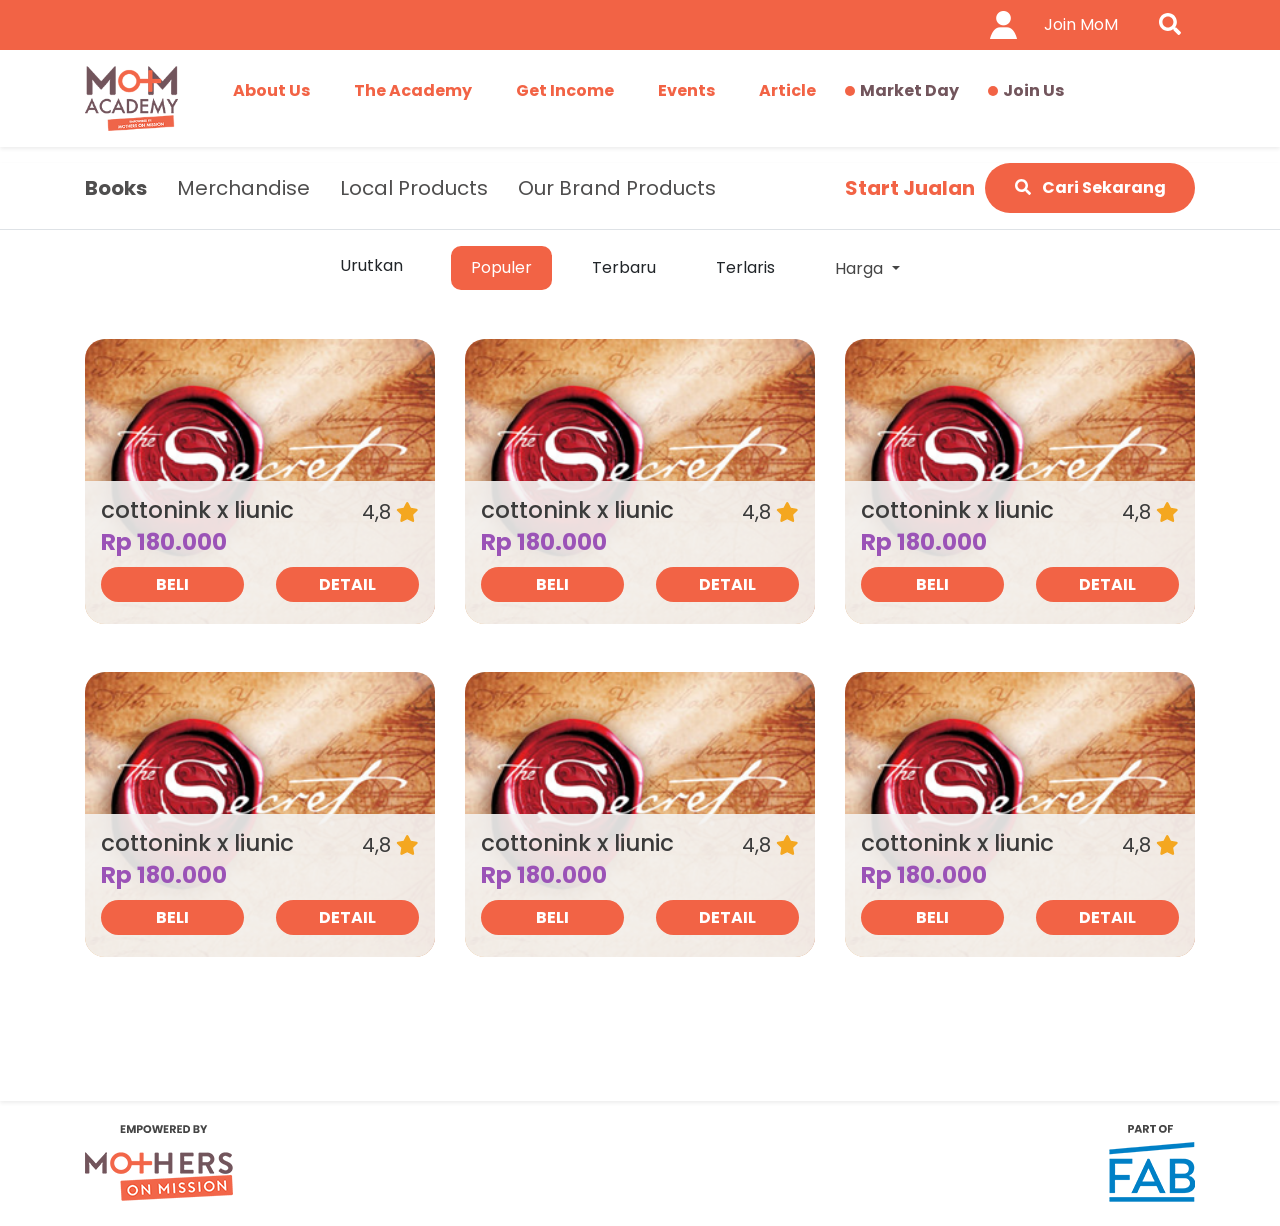
<file: market.html>
<!doctype html>
<html class="no-js" lang="">
  <head>
    <meta charset="utf-8">
    <meta name="description" content="">

    <meta name="viewport" content="width=device-width, initial-scale=1, shrink-to-fit=no">
    <title>mom academy fe</title>
    <link rel="apple-touch-icon" href="apple-touch-icon.png">
    <!-- Place favicon.ico in the root directory -->
    <link rel="stylesheet" href="styles/vendor.css">
    <link rel="preconnect" href="https://fonts.googleapis.com">
    <link rel="preconnect" href="https://fonts.gstatic.com" crossorigin>
    <link href="https://fonts.googleapis.com/css2?family=Poppins:wght@300;400;500;600;700;800;900&display=swap" rel="stylesheet"> 
    <link rel="stylesheet" href="styles/main.css">
    <script src="scripts/modernizr.js"></script>
  </head>
  <body>
    <!--[if IE]>
      <p class="browserupgrade">You are using an <strong>outdated</strong> browser. Please <a href="http://browsehappy.com/">upgrade your browser</a> to improve your experience.</p>
    <![endif]-->
    <div id="wrapper">
      <div id="top-desktop" class="shadow-sm mb-3 bg-white">
        <div class="orange-top">
          <div class="container">
            <div class="row justify-content-end">
              <div class="col-md-6">
                <div class="d-flex justify-content-end align-items-center">
                  <div class="user pr-2"><a data-dismiss="modal" data-toggle="modal" href="#modalLogin"><img src="images/ico-user.png" alt="" class="img-fluid"></a></div>
                  <div class="act-link pr-2 text-center"><a data-toggle="modal" data-target="#modalRegist">Join MoM</a></div>
                  <form class="searchbar">
                    <input type="search" placeholder="Search here" name="search" class="searchbar-input" onkeyup="buttonUp();" required> 
                    <input type="submit" class="searchbar-submit" value="GO"> 
                    <span class="searchbar-icon"><i class="fa fa-search" aria-hidden="true"></i></span> 
                  </form>
                </div>
              </div>
            </div>            
          </div>
        </div>
        <div class="after-orange-top">
          <div class="container">
            <div class="top-wrapper d-flex py-3">
              <div class="logo"><a href="index.html"><img src="images/logo.png" alt="" class="img-fluid"></a></div>
              <div class="menus d-flex align-items-center col-md-11">
                <ul>
                  <li class="mr-4 "><a href="about-us.html">About Us</a></li>
                  <li class="mr-4 "><a href="academy-class.html">The Academy</a></li>
                  <li class="mr-4"><a href="get-income.html">Get Income</a></li>
                  <li class="mr-4"><a href="events.html">Events</a></li>
                  <li class="mr-4"><a href="article.html">Article</a></li>
                  <li class="mr-4 active"><a href="market.html">Market Day</a></li>
                  <li class="mr-4 active"><a href="join-us.html">Join Us</a></li>
                </ul>
              </div>
            </div>            
          </div>
        </div>
      </div>
      <div id="top-mobile">
        <nav class="navbar navbar-expand-lg orange-top">
          <button class="navbar-toggler p-0" type="button" data-toggle="collapse" data-target="#navbarSupportedContent" aria-controls="navbarSupportedContent" aria-expanded="false" aria-label="Toggle navigation">
            <i class="fas fa-bars text-white"></i>
          </button>
          <div class="d-flex justify-content-end align-items-center">
            <div class="user "><a href="#"><img src="images/ico-user.png" alt="" class="img-fluid"></a></div>
            <div class="act-link text-center"><a href="#">Join MoM</a></div>
          </div>

          <div class="collapse navbar-collapse" id="navbarSupportedContent">
            <ul class="navbar-nav mr-auto">
              <li class="nav-item ">
                <a class="nav-link text-white" href="index.html">Home <span class="sr-only">(current)</span></a>
              </li>
              <li class="nav-item">
                <a class="nav-link text-white" href="about-us.html">About Us</a>
              </li>
              <li class="nav-item">
                <a class="nav-link text-white" href="academy-class.html">The Academy</a>
              </li>
              <li class="nav-item">
                <a class="nav-link text-white" href="get-income.html">Get Income</a>
              </li>
              <li class="nav-item">
                <a class="nav-link text-white" href="events.html">Events</a>
              </li>
              <li class="nav-item">
                <a class="nav-link text-white" href="article.html">Article</a>
              </li>
              <li class="nav-item active">
                <a class="nav-link text-white" href="market.html">Market Day</a>
              </li>
              <li class="nav-item active">
                <a class="nav-link text-white" href="join-us.html">Join Us</a>
              </li>
            </ul>
            <form class="form-inline my-2 my-lg-0">
              <input class="form-control mr-sm-2" type="search" placeholder="Search" aria-label="Search">
              <button class="btn btn-outline-danger my-3 my-sm-0 text-white border-white" type="submit">Search</button>
            </form>
          </div>
        </nav>
      </div>
      <div id="market" class="section pb-5 bg-white shadow-sm market-class-page">
        <form action="" class="filter-category mb-3 pt-4 pt-lg-0">
          <div class="container">
            <div class="row justify-content-center">
              <div class="col-md-12">
                <div class="row">
                  <div class="col-md-8 d-flex align-items-center">
                    <div class="submenux">
                      <ul class="nav nav-tabs border-bottom-0">
                        <li class="active"><a data-toggle="tab" href="#books">Books</a></li>
                        <li><a data-toggle="tab" href="#merchandise">Merchandise</a></li>
                        <li><a data-toggle="tab" href="#localproducts">Local Products</a></li>
                        <li><a data-toggle="tab" href="#ourbrand">Our Brand Products</a></li>
                      </ul>
                    </div>
                  </div>
                  <div class="col-md-4">
                    <div class="d-flex justify-content-between align-items-center">
                      <div class="sell"><a href="#">Start Jualan</a></div>
                      <button class="rounded-pill bg-orange border-0 font-weight-bold btn-search text-white"><i class="fa fa-search mr-2" aria-hidden="true"></i> Cari Sekarang</button>
                    </div>
                  </div>
                </div>
              </div>              
            </div>
          </div>
        </form>          
        <div class="column-list border-top pt-3">
          <div class="container">
            <div class="tab-content">
              <div id="books" class="tab-pane fade show active">
                <div class="column mb-5">              
                  <div class="row justify-content-center pb-5">
                    <div class="sortmenus d-flex px-3 px-sm-0 mobile-column">
                      <p class="mr-5 mb-0">Urutkan</p>
                      <ul class="p-0 m-0">
                        <li class="active">Populer</li>
                        <li>Terbaru</li>
                        <li>Terlaris</li>
                        <li>
                          <div class="dropdown">
                            <button class="btn btn-secondary dropdown-toggle p-0" type="button" id="dropdownMenuButton" data-toggle="dropdown" aria-haspopup="true" aria-expanded="false">
                              Harga
                            </button>
                            <div class="dropdown-menu" aria-labelledby="dropdownMenuButton">
                              <a class="dropdown-item" href="#">Termurah</a>
                              <a class="dropdown-item" href="#">Termahal</a>
                            </div>
                          </div>
                        </li>
                      </ul>
                    </div>
                  </div>
                  <div class="row">
                    <div class="col-md-6 col-lg-4 mb-5">
                      <div class="block">
                        <div class="block-col position-relative">
                          <div class="img"><a href="detail-market.html" class="position-relative"><img src="images/market-thumb.png" alt="" class="img-fluid"></a></div>
                          <div class="block-text w-100 p-3">
                            <div class="row column">
                              <div class="col-9">
                                <h6 class="my-0 pt-0"><a href="detail-market.html">cottonink x liunic </a></h6>
                                <div class="price mb-2">Rp 180.000</div>
                              </div>
                              <div class="col-3">
                                <div class="rating"><span>4,8</span> <i class="fas fa-star"></i></div>
                              </div>
                            </div>
                            <div class="d-flex btn-act-market justify-content-between">
                              <button class="buy text-uppercase font-weight-bold rounded-pill bg-orange text-white border-0">beli</button>
                              <button class="detail text-uppercase font-weight-bold rounded-pill bg-orange text-white border-0">detail</button>
                            </div>
                          </div>
                        </div>       
                      </div>
                    </div>
                    <div class="col-md-6 col-lg-4 mb-5">
                      <div class="block">
                        <div class="block-col position-relative">
                          <div class="img"><a href="detail-market.html" class="position-relative"><img src="images/market-thumb.png" alt="" class="img-fluid"></a></div>
                          <div class="block-text w-100 p-3">
                            <div class="row column">
                              <div class="col-9">
                                <h6 class="my-0 pt-0"><a href="detail-market.html">cottonink x liunic </a></h6>
                                <div class="price mb-2">Rp 180.000</div>
                              </div>
                              <div class="col-3">
                                <div class="rating"><span>4,8</span> <i class="fas fa-star"></i></div>
                              </div>
                            </div>
                            <div class="d-flex btn-act-market justify-content-between">
                              <button class="buy text-uppercase font-weight-bold rounded-pill bg-orange text-white border-0">beli</button>
                              <button class="detail text-uppercase font-weight-bold rounded-pill bg-orange text-white border-0">detail</button>
                            </div>
                          </div>
                        </div>       
                      </div>
                    </div>
                    <div class="col-md-6 col-lg-4 mb-5">
                      <div class="block">
                        <div class="block-col position-relative">
                          <div class="img"><a href="detail-market.html" class="position-relative"><img src="images/market-thumb.png" alt="" class="img-fluid"></a></div>
                          <div class="block-text w-100 p-3">
                            <div class="row column">
                              <div class="col-9">
                                <h6 class="my-0 pt-0"><a href="detail-market.html">cottonink x liunic </a></h6>
                                <div class="price mb-2">Rp 180.000</div>
                              </div>
                              <div class="col-3">
                                <div class="rating"><span>4,8</span> <i class="fas fa-star"></i></div>
                              </div>
                            </div>
                            <div class="d-flex btn-act-market justify-content-between">
                              <button class="buy text-uppercase font-weight-bold rounded-pill bg-orange text-white border-0">beli</button>
                              <button class="detail text-uppercase font-weight-bold rounded-pill bg-orange text-white border-0">detail</button>
                            </div>
                          </div>
                        </div>       
                      </div>
                    </div>
                    <div class="col-md-6 col-lg-4 mb-5">
                      <div class="block">
                        <div class="block-col position-relative">
                          <div class="img"><a href="detail-market.html" class="position-relative"><img src="images/market-thumb.png" alt="" class="img-fluid"></a></div>
                          <div class="block-text w-100 p-3">
                            <div class="row column">
                              <div class="col-9">
                                <h6 class="my-0 pt-0"><a href="detail-market.html">cottonink x liunic </a></h6>
                                <div class="price mb-2">Rp 180.000</div>
                              </div>
                              <div class="col-3">
                                <div class="rating"><span>4,8</span> <i class="fas fa-star"></i></div>
                              </div>
                            </div>
                            <div class="d-flex btn-act-market justify-content-between">
                              <button class="buy text-uppercase font-weight-bold rounded-pill bg-orange text-white border-0">beli</button>
                              <button class="detail text-uppercase font-weight-bold rounded-pill bg-orange text-white border-0">detail</button>
                            </div>
                          </div>
                        </div>       
                      </div>
                    </div>
                    <div class="col-md-6 col-lg-4 mb-5">
                      <div class="block">
                        <div class="block-col position-relative">
                          <div class="img"><a href="detail-market.html" class="position-relative"><img src="images/market-thumb.png" alt="" class="img-fluid"></a></div>
                          <div class="block-text w-100 p-3">
                            <div class="row column">
                              <div class="col-9">
                                <h6 class="my-0 pt-0"><a href="detail-market.html">cottonink x liunic </a></h6>
                                <div class="price mb-2">Rp 180.000</div>
                              </div>
                              <div class="col-3">
                                <div class="rating"><span>4,8</span> <i class="fas fa-star"></i></div>
                              </div>
                            </div>
                            <div class="d-flex btn-act-market justify-content-between">
                              <button class="buy text-uppercase font-weight-bold rounded-pill bg-orange text-white border-0">beli</button>
                              <button class="detail text-uppercase font-weight-bold rounded-pill bg-orange text-white border-0">detail</button>
                            </div>
                          </div>
                        </div>       
                      </div>
                    </div>
                    <div class="col-md-6 col-lg-4 mb-5">
                      <div class="block">
                        <div class="block-col position-relative">
                          <div class="img"><a href="detail-market.html" class="position-relative"><img src="images/market-thumb.png" alt="" class="img-fluid"></a></div>
                          <div class="block-text w-100 p-3">
                            <div class="row column">
                              <div class="col-9">
                                <h6 class="my-0 pt-0"><a href="detail-market.html">cottonink x liunic </a></h6>
                                <div class="price mb-2">Rp 180.000</div>
                              </div>
                              <div class="col-3">
                                <div class="rating"><span>4,8</span> <i class="fas fa-star"></i></div>
                              </div>
                            </div>
                            <div class="d-flex btn-act-market justify-content-between">
                              <button class="buy text-uppercase font-weight-bold rounded-pill bg-orange text-white border-0">beli</button>
                              <button class="detail text-uppercase font-weight-bold rounded-pill bg-orange text-white border-0">detail</button>
                            </div>
                          </div>
                        </div>       
                      </div>
                    </div>
                  </div>
                </div>
              </div>
              <div id="merchandise" class="tab-pane fade ">
                <div class="column mb-5">              
                  <div class="row justify-content-center pb-5">
                    <div class="sortmenus d-flex px-3 px-sm-0 mobile-column">
                      <p class="mr-5 mb-0">Urutkan</p>
                      <ul class="p-0 m-0">
                        <li class="active">Populer</li>
                        <li>Terbaru</li>
                        <li>Terlaris</li>
                        <li>
                          <div class="dropdown">
                            <button class="btn btn-secondary dropdown-toggle p-0" type="button" id="dropdownMenuButton" data-toggle="dropdown" aria-haspopup="true" aria-expanded="false">
                              Harga
                            </button>
                            <div class="dropdown-menu" aria-labelledby="dropdownMenuButton">
                              <a class="dropdown-item" href="#">Termurah</a>
                              <a class="dropdown-item" href="#">Termahal</a>
                            </div>
                          </div>
                        </li>
                      </ul>
                    </div>
                  </div>
                  <div class="row">
                    <div class="col-md-6 col-lg-4 mb-5">
                      <div class="block">
                        <div class="block-col position-relative">
                          <div class="img"><a href="detail-market.html" class="position-relative"><img src="images/market-thumb.png" alt="" class="img-fluid"></a></div>
                          <div class="block-text w-100 p-3">
                            <div class="row column">
                              <div class="col-9">
                                <h6 class="my-0 pt-0"><a href="detail-market.html">cottonink x liunic </a></h6>
                                <div class="price mb-2">Rp 180.000</div>
                              </div>
                              <div class="col-3">
                                <div class="rating"><span>4,8</span> <i class="fas fa-star"></i></div>
                              </div>
                            </div>
                            <div class="d-flex btn-act-market justify-content-between">
                              <button class="buy text-uppercase font-weight-bold rounded-pill bg-orange text-white border-0">beli</button>
                              <button class="detail text-uppercase font-weight-bold rounded-pill bg-orange text-white border-0">detail</button>
                            </div>
                          </div>
                        </div>       
                      </div>
                    </div>
                    <div class="col-md-6 col-lg-4 mb-5">
                      <div class="block">
                        <div class="block-col position-relative">
                          <div class="img"><a href="detail-market.html" class="position-relative"><img src="images/market-thumb.png" alt="" class="img-fluid"></a></div>
                          <div class="block-text w-100 p-3">
                            <div class="row column">
                              <div class="col-9">
                                <h6 class="my-0 pt-0"><a href="detail-market.html">cottonink x liunic </a></h6>
                                <div class="price mb-2">Rp 180.000</div>
                              </div>
                              <div class="col-3">
                                <div class="rating"><span>4,8</span> <i class="fas fa-star"></i></div>
                              </div>
                            </div>
                            <div class="d-flex btn-act-market justify-content-between">
                              <button class="buy text-uppercase font-weight-bold rounded-pill bg-orange text-white border-0">beli</button>
                              <button class="detail text-uppercase font-weight-bold rounded-pill bg-orange text-white border-0">detail</button>
                            </div>
                          </div>
                        </div>       
                      </div>
                    </div>
                    <div class="col-md-6 col-lg-4 mb-5">
                      <div class="block">
                        <div class="block-col position-relative">
                          <div class="img"><a href="detail-market.html" class="position-relative"><img src="images/market-thumb.png" alt="" class="img-fluid"></a></div>
                          <div class="block-text w-100 p-3">
                            <div class="row column">
                              <div class="col-9">
                                <h6 class="my-0 pt-0"><a href="detail-market.html">cottonink x liunic </a></h6>
                                <div class="price mb-2">Rp 180.000</div>
                              </div>
                              <div class="col-3">
                                <div class="rating"><span>4,8</span> <i class="fas fa-star"></i></div>
                              </div>
                            </div>
                            <div class="d-flex btn-act-market justify-content-between">
                              <button class="buy text-uppercase font-weight-bold rounded-pill bg-orange text-white border-0">beli</button>
                              <button class="detail text-uppercase font-weight-bold rounded-pill bg-orange text-white border-0">detail</button>
                            </div>
                          </div>
                        </div>       
                      </div>
                    </div>
                    <div class="col-md-6 col-lg-4 mb-5">
                      <div class="block">
                        <div class="block-col position-relative">
                          <div class="img"><a href="detail-market.html" class="position-relative"><img src="images/market-thumb.png" alt="" class="img-fluid"></a></div>
                          <div class="block-text w-100 p-3">
                            <div class="row column">
                              <div class="col-9">
                                <h6 class="my-0 pt-0"><a href="detail-market.html">cottonink x liunic </a></h6>
                                <div class="price mb-2">Rp 180.000</div>
                              </div>
                              <div class="col-3">
                                <div class="rating"><span>4,8</span> <i class="fas fa-star"></i></div>
                              </div>
                            </div>
                            <div class="d-flex btn-act-market justify-content-between">
                              <button class="buy text-uppercase font-weight-bold rounded-pill bg-orange text-white border-0">beli</button>
                              <button class="detail text-uppercase font-weight-bold rounded-pill bg-orange text-white border-0">detail</button>
                            </div>
                          </div>
                        </div>       
                      </div>
                    </div>
                    <div class="col-md-6 col-lg-4 mb-5">
                      <div class="block">
                        <div class="block-col position-relative">
                          <div class="img"><a href="detail-market.html" class="position-relative"><img src="images/market-thumb.png" alt="" class="img-fluid"></a></div>
                          <div class="block-text w-100 p-3">
                            <div class="row column">
                              <div class="col-9">
                                <h6 class="my-0 pt-0"><a href="detail-market.html">cottonink x liunic </a></h6>
                                <div class="price mb-2">Rp 180.000</div>
                              </div>
                              <div class="col-3">
                                <div class="rating"><span>4,8</span> <i class="fas fa-star"></i></div>
                              </div>
                            </div>
                            <div class="d-flex btn-act-market justify-content-between">
                              <button class="buy text-uppercase font-weight-bold rounded-pill bg-orange text-white border-0">beli</button>
                              <button class="detail text-uppercase font-weight-bold rounded-pill bg-orange text-white border-0">detail</button>
                            </div>
                          </div>
                        </div>       
                      </div>
                    </div>
                    <div class="col-md-6 col-lg-4 mb-5">
                      <div class="block">
                        <div class="block-col position-relative">
                          <div class="img"><a href="detail-market.html" class="position-relative"><img src="images/market-thumb.png" alt="" class="img-fluid"></a></div>
                          <div class="block-text w-100 p-3">
                            <div class="row column">
                              <div class="col-9">
                                <h6 class="my-0 pt-0"><a href="detail-market.html">cottonink x liunic </a></h6>
                                <div class="price mb-2">Rp 180.000</div>
                              </div>
                              <div class="col-3">
                                <div class="rating"><span>4,8</span> <i class="fas fa-star"></i></div>
                              </div>
                            </div>
                            <div class="d-flex btn-act-market justify-content-between">
                              <button class="buy text-uppercase font-weight-bold rounded-pill bg-orange text-white border-0">beli</button>
                              <button class="detail text-uppercase font-weight-bold rounded-pill bg-orange text-white border-0">detail</button>
                            </div>
                          </div>
                        </div>       
                      </div>
                    </div>
                  </div>
                </div>
              </div>
              <div id="localproducts" class="tab-pane fade ">
                <div class="column mb-5">              
                  <div class="row justify-content-center pb-5">
                    <div class="sortmenus d-flex px-3 px-sm-0 mobile-column">
                      <p class="mr-5 mb-0">Urutkan</p>
                      <ul class="p-0 m-0">
                        <li class="active">Populer</li>
                        <li>Terbaru</li>
                        <li>Terlaris</li>
                        <li>
                          <div class="dropdown">
                            <button class="btn btn-secondary dropdown-toggle p-0" type="button" id="dropdownMenuButton" data-toggle="dropdown" aria-haspopup="true" aria-expanded="false">
                              Harga
                            </button>
                            <div class="dropdown-menu" aria-labelledby="dropdownMenuButton">
                              <a class="dropdown-item" href="#">Termurah</a>
                              <a class="dropdown-item" href="#">Termahal</a>
                            </div>
                          </div>
                        </li>
                      </ul>
                    </div>
                  </div>
                  <div class="row">
                    <div class="col-md-6 col-lg-4 mb-5">
                      <div class="block">
                        <div class="block-col position-relative">
                          <div class="img"><a href="detail-market.html" class="position-relative"><img src="images/market-thumb.png" alt="" class="img-fluid"></a></div>
                          <div class="block-text w-100 p-3">
                            <div class="row column">
                              <div class="col-9">
                                <h6 class="my-0 pt-0"><a href="detail-market.html">cottonink x liunic </a></h6>
                                <div class="price mb-2">Rp 180.000</div>
                              </div>
                              <div class="col-3">
                                <div class="rating"><span>4,8</span> <i class="fas fa-star"></i></div>
                              </div>
                            </div>
                            <div class="d-flex btn-act-market justify-content-between">
                              <button class="buy text-uppercase font-weight-bold rounded-pill bg-orange text-white border-0">beli</button>
                              <button class="detail text-uppercase font-weight-bold rounded-pill bg-orange text-white border-0">detail</button>
                            </div>
                          </div>
                        </div>       
                      </div>
                    </div>
                    <div class="col-md-6 col-lg-4 mb-5">
                      <div class="block">
                        <div class="block-col position-relative">
                          <div class="img"><a href="detail-market.html" class="position-relative"><img src="images/market-thumb.png" alt="" class="img-fluid"></a></div>
                          <div class="block-text w-100 p-3">
                            <div class="row column">
                              <div class="col-9">
                                <h6 class="my-0 pt-0"><a href="detail-market.html">cottonink x liunic </a></h6>
                                <div class="price mb-2">Rp 180.000</div>
                              </div>
                              <div class="col-3">
                                <div class="rating"><span>4,8</span> <i class="fas fa-star"></i></div>
                              </div>
                            </div>
                            <div class="d-flex btn-act-market justify-content-between">
                              <button class="buy text-uppercase font-weight-bold rounded-pill bg-orange text-white border-0">beli</button>
                              <button class="detail text-uppercase font-weight-bold rounded-pill bg-orange text-white border-0">detail</button>
                            </div>
                          </div>
                        </div>       
                      </div>
                    </div>
                    <div class="col-md-6 col-lg-4 mb-5">
                      <div class="block">
                        <div class="block-col position-relative">
                          <div class="img"><a href="detail-market.html" class="position-relative"><img src="images/market-thumb.png" alt="" class="img-fluid"></a></div>
                          <div class="block-text w-100 p-3">
                            <div class="row column">
                              <div class="col-9">
                                <h6 class="my-0 pt-0"><a href="detail-market.html">cottonink x liunic </a></h6>
                                <div class="price mb-2">Rp 180.000</div>
                              </div>
                              <div class="col-3">
                                <div class="rating"><span>4,8</span> <i class="fas fa-star"></i></div>
                              </div>
                            </div>
                            <div class="d-flex btn-act-market justify-content-between">
                              <button class="buy text-uppercase font-weight-bold rounded-pill bg-orange text-white border-0">beli</button>
                              <button class="detail text-uppercase font-weight-bold rounded-pill bg-orange text-white border-0">detail</button>
                            </div>
                          </div>
                        </div>       
                      </div>
                    </div>
                    <div class="col-md-6 col-lg-4 mb-5">
                      <div class="block">
                        <div class="block-col position-relative">
                          <div class="img"><a href="detail-market.html" class="position-relative"><img src="images/market-thumb.png" alt="" class="img-fluid"></a></div>
                          <div class="block-text w-100 p-3">
                            <div class="row column">
                              <div class="col-9">
                                <h6 class="my-0 pt-0"><a href="detail-market.html">cottonink x liunic </a></h6>
                                <div class="price mb-2">Rp 180.000</div>
                              </div>
                              <div class="col-3">
                                <div class="rating"><span>4,8</span> <i class="fas fa-star"></i></div>
                              </div>
                            </div>
                            <div class="d-flex btn-act-market justify-content-between">
                              <button class="buy text-uppercase font-weight-bold rounded-pill bg-orange text-white border-0">beli</button>
                              <button class="detail text-uppercase font-weight-bold rounded-pill bg-orange text-white border-0">detail</button>
                            </div>
                          </div>
                        </div>       
                      </div>
                    </div>
                    <div class="col-md-6 col-lg-4 mb-5">
                      <div class="block">
                        <div class="block-col position-relative">
                          <div class="img"><a href="detail-market.html" class="position-relative"><img src="images/market-thumb.png" alt="" class="img-fluid"></a></div>
                          <div class="block-text w-100 p-3">
                            <div class="row column">
                              <div class="col-9">
                                <h6 class="my-0 pt-0"><a href="detail-market.html">cottonink x liunic </a></h6>
                                <div class="price mb-2">Rp 180.000</div>
                              </div>
                              <div class="col-3">
                                <div class="rating"><span>4,8</span> <i class="fas fa-star"></i></div>
                              </div>
                            </div>
                            <div class="d-flex btn-act-market justify-content-between">
                              <button class="buy text-uppercase font-weight-bold rounded-pill bg-orange text-white border-0">beli</button>
                              <button class="detail text-uppercase font-weight-bold rounded-pill bg-orange text-white border-0">detail</button>
                            </div>
                          </div>
                        </div>       
                      </div>
                    </div>
                    <div class="col-md-6 col-lg-4 mb-5">
                      <div class="block">
                        <div class="block-col position-relative">
                          <div class="img"><a href="detail-market.html" class="position-relative"><img src="images/market-thumb.png" alt="" class="img-fluid"></a></div>
                          <div class="block-text w-100 p-3">
                            <div class="row column">
                              <div class="col-9">
                                <h6 class="my-0 pt-0"><a href="detail-market.html">cottonink x liunic </a></h6>
                                <div class="price mb-2">Rp 180.000</div>
                              </div>
                              <div class="col-3">
                                <div class="rating"><span>4,8</span> <i class="fas fa-star"></i></div>
                              </div>
                            </div>
                            <div class="d-flex btn-act-market justify-content-between">
                              <button class="buy text-uppercase font-weight-bold rounded-pill bg-orange text-white border-0">beli</button>
                              <button class="detail text-uppercase font-weight-bold rounded-pill bg-orange text-white border-0">detail</button>
                            </div>
                          </div>
                        </div>       
                      </div>
                    </div>
                  </div>
                </div>
              </div>
              <div id="ourbrand" class="tab-pane fade ">
                <div class="column mb-5">              
                  <div class="row justify-content-center pb-5">
                    <div class="sortmenus d-flex px-3 px-sm-0 mobile-column">
                      <p class="mr-5 mb-0">Urutkan</p>
                      <ul class="p-0 m-0">
                        <li class="active">Populer</li>
                        <li>Terbaru</li>
                        <li>Terlaris</li>
                        <li>
                          <div class="dropdown">
                            <button class="btn btn-secondary dropdown-toggle p-0" type="button" id="dropdownMenuButton" data-toggle="dropdown" aria-haspopup="true" aria-expanded="false">
                              Harga
                            </button>
                            <div class="dropdown-menu" aria-labelledby="dropdownMenuButton">
                              <a class="dropdown-item" href="#">Termurah</a>
                              <a class="dropdown-item" href="#">Termahal</a>
                            </div>
                          </div>
                        </li>
                      </ul>
                    </div>
                  </div>
                  <div class="row">
                    <div class="col-md-6 col-lg-4 mb-5">
                      <div class="block">
                        <div class="block-col position-relative">
                          <div class="img"><a href="detail-market.html" class="position-relative"><img src="images/market-thumb.png" alt="" class="img-fluid"></a></div>
                          <div class="block-text w-100 p-3">
                            <div class="row column">
                              <div class="col-9">
                                <h6 class="my-0 pt-0"><a href="detail-market.html">cottonink x liunic </a></h6>
                                <div class="price mb-2">Rp 180.000</div>
                              </div>
                              <div class="col-3">
                                <div class="rating"><span>4,8</span> <i class="fas fa-star"></i></div>
                              </div>
                            </div>
                            <div class="d-flex btn-act-market justify-content-between">
                              <button class="buy text-uppercase font-weight-bold rounded-pill bg-orange text-white border-0">beli</button>
                              <button class="detail text-uppercase font-weight-bold rounded-pill bg-orange text-white border-0">detail</button>
                            </div>
                          </div>
                        </div>       
                      </div>
                    </div>
                    <div class="col-md-6 col-lg-4 mb-5">
                      <div class="block">
                        <div class="block-col position-relative">
                          <div class="img"><a href="detail-market.html" class="position-relative"><img src="images/market-thumb.png" alt="" class="img-fluid"></a></div>
                          <div class="block-text w-100 p-3">
                            <div class="row column">
                              <div class="col-9">
                                <h6 class="my-0 pt-0"><a href="detail-market.html">cottonink x liunic </a></h6>
                                <div class="price mb-2">Rp 180.000</div>
                              </div>
                              <div class="col-3">
                                <div class="rating"><span>4,8</span> <i class="fas fa-star"></i></div>
                              </div>
                            </div>
                            <div class="d-flex btn-act-market justify-content-between">
                              <button class="buy text-uppercase font-weight-bold rounded-pill bg-orange text-white border-0">beli</button>
                              <button class="detail text-uppercase font-weight-bold rounded-pill bg-orange text-white border-0">detail</button>
                            </div>
                          </div>
                        </div>       
                      </div>
                    </div>
                    <div class="col-md-6 col-lg-4 mb-5">
                      <div class="block">
                        <div class="block-col position-relative">
                          <div class="img"><a href="detail-market.html" class="position-relative"><img src="images/market-thumb.png" alt="" class="img-fluid"></a></div>
                          <div class="block-text w-100 p-3">
                            <div class="row column">
                              <div class="col-9">
                                <h6 class="my-0 pt-0"><a href="detail-market.html">cottonink x liunic </a></h6>
                                <div class="price mb-2">Rp 180.000</div>
                              </div>
                              <div class="col-3">
                                <div class="rating"><span>4,8</span> <i class="fas fa-star"></i></div>
                              </div>
                            </div>
                            <div class="d-flex btn-act-market justify-content-between">
                              <button class="buy text-uppercase font-weight-bold rounded-pill bg-orange text-white border-0">beli</button>
                              <button class="detail text-uppercase font-weight-bold rounded-pill bg-orange text-white border-0">detail</button>
                            </div>
                          </div>
                        </div>       
                      </div>
                    </div>
                    <div class="col-md-6 col-lg-4 mb-5">
                      <div class="block">
                        <div class="block-col position-relative">
                          <div class="img"><a href="detail-market.html" class="position-relative"><img src="images/market-thumb.png" alt="" class="img-fluid"></a></div>
                          <div class="block-text w-100 p-3">
                            <div class="row column">
                              <div class="col-9">
                                <h6 class="my-0 pt-0"><a href="detail-market.html">cottonink x liunic </a></h6>
                                <div class="price mb-2">Rp 180.000</div>
                              </div>
                              <div class="col-3">
                                <div class="rating"><span>4,8</span> <i class="fas fa-star"></i></div>
                              </div>
                            </div>
                            <div class="d-flex btn-act-market justify-content-between">
                              <button class="buy text-uppercase font-weight-bold rounded-pill bg-orange text-white border-0">beli</button>
                              <button class="detail text-uppercase font-weight-bold rounded-pill bg-orange text-white border-0">detail</button>
                            </div>
                          </div>
                        </div>       
                      </div>
                    </div>
                    <div class="col-md-6 col-lg-4 mb-5">
                      <div class="block">
                        <div class="block-col position-relative">
                          <div class="img"><a href="detail-market.html" class="position-relative"><img src="images/market-thumb.png" alt="" class="img-fluid"></a></div>
                          <div class="block-text w-100 p-3">
                            <div class="row column">
                              <div class="col-9">
                                <h6 class="my-0 pt-0"><a href="detail-market.html">cottonink x liunic </a></h6>
                                <div class="price mb-2">Rp 180.000</div>
                              </div>
                              <div class="col-3">
                                <div class="rating"><span>4,8</span> <i class="fas fa-star"></i></div>
                              </div>
                            </div>
                            <div class="d-flex btn-act-market justify-content-between">
                              <button class="buy text-uppercase font-weight-bold rounded-pill bg-orange text-white border-0">beli</button>
                              <button class="detail text-uppercase font-weight-bold rounded-pill bg-orange text-white border-0">detail</button>
                            </div>
                          </div>
                        </div>       
                      </div>
                    </div>
                    <div class="col-md-6 col-lg-4 mb-5">
                      <div class="block">
                        <div class="block-col position-relative">
                          <div class="img"><a href="detail-market.html" class="position-relative"><img src="images/market-thumb.png" alt="" class="img-fluid"></a></div>
                          <div class="block-text w-100 p-3">
                            <div class="row column">
                              <div class="col-9">
                                <h6 class="my-0 pt-0"><a href="detail-market.html">cottonink x liunic </a></h6>
                                <div class="price mb-2">Rp 180.000</div>
                              </div>
                              <div class="col-3">
                                <div class="rating"><span>4,8</span> <i class="fas fa-star"></i></div>
                              </div>
                            </div>
                            <div class="d-flex btn-act-market justify-content-between">
                              <button class="buy text-uppercase font-weight-bold rounded-pill bg-orange text-white border-0">beli</button>
                              <button class="detail text-uppercase font-weight-bold rounded-pill bg-orange text-white border-0">detail</button>
                            </div>
                          </div>
                        </div>       
                      </div>
                    </div>
                  </div>
                </div>
              </div>
            </div>
          </div>
        </div>
      </div>
      <div id="bottom">
        <div class="container">
          <div class="d-flex justify-content-between py-4">
            <div class="block">
              <img src="images/logo-footer.png" alt="" class="img-fluid">
            </div>
            <div class="block">
              <img src="images/logo-fab.png" alt="" class="img-fluid">
            </div>
          </div>
        </div>        
      </div>
    </div>

    <!-- Modal Regist -->
    <div class="modal fade form-popup" id="modalRegist">
      <div class="modal-dialog modal-dialog-centered" role="document">
        <div class="modal-content">
          <div class="modal-header border-0">
            <div class="text-center w-100"><img src="images/logo.png" alt="" class="img-fluid"></div>
          </div>
          <div class="modal-body px-md-5">
            <h4 class="title">Login</h4>
            <div class="sso mb-3"><img src="images/btn-fb.png" alt="" class="img-fluid"></div>
            <div class="sso mb-3"><img src="images/btn-google.png" alt="" class="img-fluid"></div>
            <div class="wrapper-oblock position-relative text-center mb-3">
              <div class="oblock px-3">atau</div>
            </div>
            <form action="" class="form-regist">
              <div class="form-group">
                <input type="text" class="form-control" placeholder="Username">
              </div>
              <div class="form-group">
                <input type="text" class="form-control" placeholder="Nama Depan">
              </div>
              <div class="form-group">
                <input type="text" class="form-control" placeholder="Nama Belakang">
              </div>
              <div class="form-group">
                <input type="text" class="form-control" placeholder="Alamat Email">
              </div>
              <div class="form-group">
                <input type="text" class="form-control" placeholder="Nomor Ponsel">
              </div>
              <div class="form-group">
                <input type="password" class="form-control" placeholder="Password">
              </div>
              <div class="form-group">
                <input type="password" class="form-control" placeholder="*Konfirmasi Password">
              </div>
              <div class="form-group">
                <div class="form-check">
                  <input class="form-check-input" type="checkbox" id="gridCheck1">
                  <label class="form-check-label" for="gridCheck1">
                    Saya telah <span>membaca dan mengerti</span>
                  </label>
                </div>
              </div>
              <div class="form-group">
                <div class="form-check">
                  <input class="form-check-input" type="checkbox" id="gridCheck2">
                  <label class="form-check-label" for="gridCheck2">
                    Saya menerima <span>kebijakan privasi</span>
                  </label>
                </div>
              </div>
              <div class="form-group">
                <div class="form-check">
                  <input class="form-check-input" type="checkbox" id="gridCheck3">
                  <label class="form-check-label" for="gridCheck3">
                    Saya tertarik mendapatkan kabar, informasi, diskon dari Mothers on Mission
                  </label>
                </div>
              </div>
              <div class="form-group">
                <button class="text-uppercase text-white font-weight-bold border-0 w-100 btn-submit-popup" type="submit">Daftar sekarang</button>
              </div>
              <div class="form-group">
                <div data-dismiss="modal" data-toggle="modal" href="#modalLogin">Sudah punya akun? Masuk</div>
              </div>
            </form>
          </div>
        </div>
      </div>
    </div>

    
    <!-- Modal Login -->
    <div class="modal fade form-popup pb-5" id="modalLogin" >
      <div class="modal-dialog modal-dialog-centered" role="document">
        <div class="modal-content">
          <div class="modal-header border-0">
            <div class="text-center w-100"><img src="images/logo.png" alt="" class="img-fluid"></div>
          </div>
          <div class="modal-body px-md-5">
            <h4 class="title">Login</h4>
            <div class="sso mb-3"><img src="images/btn-fb.png" alt="" class="img-fluid"></div>
            <div class="sso mb-3"><img src="images/btn-google.png" alt="" class="img-fluid"></div>
            <div class="wrapper-oblock position-relative text-center mb-3">
              <div class="oblock px-3">atau</div>
            </div>
            <form action="" class="form-regist">
              <div class="form-group">
                <input type="text" class="form-control" placeholder="Email or Phone Number">
              </div>
              <div class="form-group">
                <button class="text-uppercase text-white font-weight-bold border-0 w-100 btn-submit-popup" type="submit">Next</button>
              </div>
              <div class="form-group">
                <div class="" data-dismiss="modal" data-toggle="modal" href="#modalRegist">Belum punya akun? Yuk Daftar</div>
              </div>
            </form>
          </div>
        </div>
      </div>
    </div>

    <!-- Google Analytics: change UA-XXXXX-X to be your site's ID. -->
    <script>
      (function(b,o,i,l,e,r){b.GoogleAnalyticsObject=l;b[l]||(b[l]=
      function(){(b[l].q=b[l].q||[]).push(arguments)});b[l].l=+new Date;
      e=o.createElement(i);r=o.getElementsByTagName(i)[0];
      e.src='https://www.google-analytics.com/analytics.js';
      r.parentNode.insertBefore(e,r)}(window,document,'script','ga'));
      ga('create','UA-XXXXX-X');ga('send','pageview');
    </script>
    <script src="https://cdnjs.cloudflare.com/ajax/libs/popper.js/1.0.4/popper.js"></script>
    <script src="scripts/vendor.js"></script>
    <script src="scripts/main.js"></script>
  </body>
</html>
</file>
<file: styles/main.css>
body{font-family:Poppins,sans-serif}#wrapper{overflow:hidden}.form-control-plaintext{outline:none}@media screen and (max-width:768px){#top-desktop{display:none}}#top-mobile{display:none}@media screen and (max-width:768px){#top-mobile{display:block}}@media (max-width:991.98px){.mobile-column{-webkit-box-orient:vertical;-webkit-box-direction:normal;-ms-flex-direction:column;flex-direction:column}}.link-gradient{background-image:-webkit-gradient(linear,left top,right top,from(#8e44ad),color-stop(55%,#c0392b),to(#c0392b));background-image:linear-gradient(90deg,#8e44ad 0,#c0392b 55%,#c0392b);-webkit-transition:.5s;transition:.5s;background-size:200% auto}.link-gradient:hover{background-position:100%;color:#fff;text-decoration:none}.bg-orange{background:#f26345}.bg-yellow{background:#f8ab34}.bg-blue{background:#3ea2d3}.bg-purple{background:#9f3799}.bg-pink{background:#f76fb9}.bg-green{background:#5da052}.form-popup .wrapper-oblock:before{left:0}.form-popup .wrapper-oblock:after,.form-popup .wrapper-oblock:before{position:absolute;content:"";width:50%;height:1px;background-color:#000;top:50%}.form-popup .wrapper-oblock:after{right:0}.form-popup .wrapper-oblock .oblock{background:#fff;display:inline-block;position:relative;z-index:1}.form-popup form .form-group input{background-color:#f5f5f5;border:none;padding:25px 20px;border-radius:10px}.form-popup form .form-group span{color:#f26345}.form-popup form .btn-submit-popup{background:#f26345;border-radius:15px}@media (min-width:768px){.form-popup form .btn-submit-popup{height:60px}}.detail-class-page-wrapper .date{background:#3ea2d3;width:90px;height:90px;border-radius:20px;font-size:23px;line-height:30px;top:-50px}@media (max-width:575.98px){.detail-class-page-wrapper .date{top:-175px;right:20px;width:60px;height:60px;border-radius:10px;font-size:18px;line-height:20px}}.detail-class-page-wrapper .menu-after-details-info{font-size:24px}@media (max-width:575.98px){.detail-class-page-wrapper .menu-after-details-info{font-size:16px}}.detail-class-page-wrapper .menu-after-details-info a{color:#3ea2d3;font-weight:600;text-decoration:none;display:block;padding-right:20px;position:relative}.detail-class-page-wrapper .menu-after-details-info a:hover{color:#f26345}.detail-class-page-wrapper .menu-after-details-info a:first-child:before{position:absolute;content:"";width:2px;height:15px;background-color:#212222;right:0;top:10px}@media (max-width:575.98px){.detail-class-page-wrapper .menu-after-details-info a:first-child:before{top:5px}}.detail-class-page-wrapper .menu-after-details-info .time{color:#212222;opacity:.5}.detail-class-page-wrapper .title-page{font-weight:700;color:#4b4b4b}@media (max-width:575.98px){.detail-class-page-wrapper .title-page{font-size:20px}}.detail-class-page-wrapper .details-info{color:#4b4b4b;font-size:19px}@media (max-width:575.98px){.detail-class-page-wrapper .details-info{font-size:14px}}.detail-class-page-wrapper .shortdesc{color:#2a2a2a}.detail-class-page-wrapper .sidebar-menus{background-color:#333}@media (min-width:992px){.detail-class-page-wrapper .sidebar-menus{height:464px}}.detail-class-page-wrapper .sidebar-menus ul{padding:0;margin:0}@media (min-width:768px){.detail-class-page-wrapper .sidebar-menus ul{height:410px;overflow-y:scroll}}.detail-class-page-wrapper .sidebar-menus ul li{list-style:none;font-weight:700;margin-bottom:20px}@media (max-width:991.98px){.detail-class-page-wrapper .sidebar-menus ul li{font-size:13px}}.detail-class-page-wrapper .sidebar-menus ul li a{color:#fff;text-decoration:none}.detail-class-page-wrapper .sidebar-menus ul li a:hover{color:#f26345}.market-class-page .submenux ul{margin:0}@media (max-width:991.98px){.market-class-page .submenux ul{padding-left:0}}.market-class-page .submenux ul li{list-style:none;float:left;font-size:20px;margin-right:30px}@media (max-width:575.98px){.market-class-page .submenux ul li{float:none}}.market-class-page .submenux ul li:last-child{margin-right:0}.market-class-page .submenux ul li.active,.market-class-page .submenux ul li:hover{font-weight:700}.market-class-page .submenux ul li a{color:#4f4e4e;text-decoration:none}.market-class-page .sell{font-size:20px}.market-class-page .sell a{font-weight:700;color:#f26345;text-decoration:none}.market-class-page .btn-search{width:60%;height:50px}@media (min-width:576px) and (max-width:991.98px){.market-class-page .btn-search span{display:none}}.market-class-page .sortmenus p{line-height:2.5}.market-class-page .sortmenus ul li{list-style:none;float:left;margin-right:20px;padding:10px 20px;border-radius:10px}@media (max-width:991.98px){.market-class-page .sortmenus ul li{padding:10px;margin-right:0}}.market-class-page .sortmenus ul li.active{background:#f26345;color:#fff}.market-class-page .sortmenus ul li .dropdown button{background-color:transparent!important;border:none;color:#454545!important;-webkit-box-shadow:none!important;box-shadow:none!important}.market-class-page .block .block-col{height:285px!important;border-radius:20px!important}@media (max-width:575.98px){.market-class-page .block .block-col{height:365px!important}}@media (max-width:575.98px){.market-class-page .block .block-col .rating{display:-webkit-box;display:-ms-flexbox;display:flex}.market-class-page .block .block-col .rating span{line-height:20px;margin-right:3px}}.market-class-page .btn-act-market button{width:45%;height:35px}.market-class-page .market-left-wrapper .market-left-img .slick-dots{padding:0;margin:0;display:-webkit-box;display:-ms-flexbox;display:flex;-webkit-box-pack:center;-ms-flex-pack:center;justify-content:center;position:absolute;bottom:20px;left:0;right:0}.market-class-page .market-left-wrapper .market-left-img .slick-dots li{list-style:none;margin:0 5px}.market-class-page .market-left-wrapper .market-left-img .slick-dots li.slick-active button{background-color:#655141}.market-class-page .market-left-wrapper .market-left-img .slick-dots li button{border:none;background:#fff;text-indent:-9999px;width:15px;height:15px;border-radius:50%;padding:0;outline:none}.market-class-page .market-left-wrapper .ava{width:65px;height:65px;overflow:hidden;border-radius:50%}.market-class-page .market-left-wrapper .city{color:#999797;font-size:18px}.market-class-page .market-left-wrapper .ratings ul{padding:0;margin:0}.market-class-page .market-left-wrapper .ratings ul li{list-style:none;float:left;color:#fbd005}.market-class-page .market-left-wrapper .feedback{font-size:18px}.market-class-page .market-left-wrapper .feedback a{text-decoration:underline;color:#f26345}.market-class-page .market-right-wrapper{color:#3b3b3b}.market-class-page .market-right-wrapper .title-market{font-size:45px;font-weight:600}.market-class-page .market-right-wrapper .after-title .ratings ul{padding:0;margin:0}.market-class-page .market-right-wrapper .after-title .ratings ul li{list-style:none;float:left;color:#fbd005}@media (max-width:991.98px){.market-class-page .market-right-wrapper .after-title .ratings ul li{font-size:12px}}.market-class-page .market-right-wrapper .after-title .reviews{border-left:1px solid;border-right:1px solid}.market-class-page .market-right-wrapper .price{font-size:35px;color:#f26345;font-weight:600}.market-class-page .market-right-wrapper .btn-wrapper button{height:55px;font-size:19px}@media (max-width:991.98px){.market-class-page .market-right-wrapper .btn-wrapper button{font-size:15px}}.market-class-page .market-right-wrapper .btn-wrapper .chat button{border:1px solid #4f4e4e;color:#4f4e4e}.market-class-page .market-right-wrapper .btn-wrapper .order button{background-color:#f26345;color:#fff}.article-class-page .submenux ul{margin:0}@media (max-width:991.98px){.article-class-page .submenux ul{padding-left:0}}.article-class-page .submenux ul li{list-style:none;float:left;font-size:20px;margin-right:30px}@media (max-width:575.98px){.article-class-page .submenux ul li{float:none}}.article-class-page .submenux ul li:last-child{margin-right:0}.article-class-page .submenux ul li.active,.article-class-page .submenux ul li:hover{font-weight:700}.article-class-page .submenux ul li a{color:#4f4e4e;text-decoration:none}.article-class-page .sell{font-size:20px}.article-class-page .sell a{font-weight:700;color:#f26345;text-decoration:none}.article-class-page .btn-search{width:60%;height:50px}@media (min-width:576px) and (max-width:991.98px){.article-class-page .btn-search span{display:none}}.article-class-page .sortmenus p{line-height:2.5}.article-class-page .sortmenus ul li{list-style:none;float:left;margin-right:20px;padding:10px 20px;border-radius:10px}@media (max-width:991.98px){.article-class-page .sortmenus ul li{padding:10px;margin-right:0}}.article-class-page .sortmenus ul li.active{background:#f26345;color:#fff}.article-class-page .sortmenus ul li .dropdown button{background-color:transparent!important;border:none;color:#454545!important;-webkit-box-shadow:none!important;box-shadow:none!important}.article-class-page .block .block-col{height:270px!important;border-radius:20px!important}@media (max-width:575.98px){.article-class-page .block .block-col{min-height:265px!important}}@media (max-width:575.98px){.article-class-page .block .block-col .rating{display:-webkit-box;display:-ms-flexbox;display:flex}.article-class-page .block .block-col .rating span{line-height:20px;margin-right:3px}}.article-class-page .market-left-wrapper .market-left-img .slick-dots{padding:0;margin:0;display:-webkit-box;display:-ms-flexbox;display:flex;-webkit-box-pack:center;-ms-flex-pack:center;justify-content:center;position:absolute;bottom:20px;left:0;right:0}.article-class-page .market-left-wrapper .market-left-img .slick-dots li{list-style:none;margin:0 5px}.article-class-page .market-left-wrapper .market-left-img .slick-dots li.slick-active button{background-color:#655141}.article-class-page .market-left-wrapper .market-left-img .slick-dots li button{border:none;background:#fff;text-indent:-9999px;width:15px;height:15px;border-radius:50%;padding:0;outline:none}.article-class-page .market-left-wrapper .ava{width:65px;height:65px;overflow:hidden;border-radius:50%}.article-class-page .market-left-wrapper .city{color:#999797;font-size:18px}.article-class-page .market-left-wrapper .ratings ul{padding:0;margin:0}.article-class-page .market-left-wrapper .ratings ul li{list-style:none;float:left;color:#fbd005}.article-class-page .market-left-wrapper .feedback{font-size:18px}.article-class-page .market-left-wrapper .feedback a{text-decoration:underline;color:#f26345}.article-class-page .market-right-wrapper{color:#3b3b3b}.article-class-page .market-right-wrapper .title-market{font-size:45px;font-weight:600}.article-class-page .market-right-wrapper .after-title .ratings ul{padding:0;margin:0}.article-class-page .market-right-wrapper .after-title .ratings ul li{list-style:none;float:left;color:#fbd005}@media (max-width:991.98px){.article-class-page .market-right-wrapper .after-title .ratings ul li{font-size:12px}}.article-class-page .market-right-wrapper .after-title .reviews{border-left:1px solid;border-right:1px solid}.article-class-page .market-right-wrapper .price{font-size:35px;color:#f26345;font-weight:600}.article-class-page .market-right-wrapper .btn-wrapper button{height:55px;font-size:19px}@media (max-width:991.98px){.article-class-page .market-right-wrapper .btn-wrapper button{font-size:15px}}.article-class-page .market-right-wrapper .btn-wrapper .chat button{border:1px solid #4f4e4e;color:#4f4e4e}.article-class-page .market-right-wrapper .btn-wrapper .order button{background-color:#f26345;color:#fff}#before-expert{background:url(../images/banner-theacademy.png) no-repeat -300px -30%;background-size:cover}#before-expert h2{color:#f2674a;font-weight:700}.sosmed-profile a{color:#fff;width:35px;height:35px;border-radius:50%;display:-webkit-box;display:-ms-flexbox;display:flex;-webkit-box-align:center;-ms-flex-align:center;align-items:center;-webkit-box-pack:center;-ms-flex-pack:center;justify-content:center;margin:0 5px;font-size:20px}.sosmed-profile .ig{background:#f00073}.sosmed-profile .wa{background:#25d366}.orange-top{background-color:#f26345}.orange-top .act-link{width:120px}.orange-top .act-link a{color:#fff}.orange-top .searchbar{position:relative;min-width:50px;width:0;height:50px;float:right;overflow:hidden;-webkit-transition:width .3s;transition:width .3s}.orange-top .searchbar-input{top:0;right:0;border:0;outline:0;width:100%;height:50px;margin:0;padding:0 55px 0 20px;font-size:20px;color:#000;background:#f5f5f5}.orange-top .searchbar-input::-webkit-input-placeholder{color:#fff}.orange-top .searchbar-input:-moz-placeholder,.orange-top .searchbar-input::-moz-placeholder{color:#fff}.orange-top .searchbar-input:-ms-input-placeholder{color:#fff}.orange-top .searchbar-icon,.orange-top .searchbar-submit{width:50px;height:50px;display:block;position:absolute;top:0;font-family:verdana;font-size:22px;right:0;padding:0;margin:0;border:0;outline:0;line-height:50px;text-align:center;cursor:pointer;color:#fff;background:#f26345}.orange-top .searchbar-open{width:100%}.after-orange-top .menus ul li{float:left;list-style:none;font-weight:700;position:relative;padding-right:20px}.after-orange-top .menus ul li:last-child{padding-right:0}.after-orange-top .menus ul li.active:before{background-color:#f26345;position:absolute;content:"";width:10px;height:10px;left:-15px;border-radius:50%;top:7px}.after-orange-top .menus ul li.active a{color:#72555c}.after-orange-top .menus ul li a{color:#f26345;text-decoration:none}.after-orange-top .menus ul li a:hover{color:#72555c}.section h1.title{font-size:52px;font-weight:700;color:#f26345}@media (max-width:575.98px){.section h1.title{font-size:36px}}#banner-get-income{background:#e4e1d9 url(../images/banner-get-income.png) no-repeat 50%}@media (min-width:768px){#banner-get-income{min-height:600px}}#banner-get-income .title{font-size:50px;color:#343434;font-weight:600}@media (max-width:575.98px){#banner-get-income .title{font-size:25px}}#banner-get-income .shortdesc{font-size:19px;color:#4f4e4e}#banner-get-income .shortdesc a{color:#4f4e4e}#banner-get-income .register-btn{width:50%;font-size:20px}#banner-get-income .register-btn a{font-weight:600;height:60px}#freelancer .list-freelancer-wrapper .box{border-radius:15px}#freelancer .list-freelancer-wrapper .box a{text-decoration:underline}#freelancer .list-freelancer-wrapper .block .img a{border-radius:15px;overflow:hidden}@media (min-width:768px){#freelancer .list-freelancer-wrapper .block .img a{height:342px}}#freelancer .list-freelancer-wrapper .block .img a:before{content:"";position:absolute;background:url(../images/shadow-freelancer.png) no-repeat;width:100%;height:300px;bottom:-100px;left:0;right:0;-o-object-fit:cover;object-fit:cover}#freelancer .list-freelancer-wrapper .block .img a img{height:100%;-o-object-fit:cover;object-fit:cover}#freelancer .list-freelancer-wrapper .block .img a:hover .txt h4{color:#f26345!important}#freelancer .list-freelancer-wrapper .block .img a .txt{bottom:0;left:0;right:0;font-size:30px}#headline2 h1{color:#f26345;font-size:50px}#headline2 .register-btn{display:-webkit-box;display:-ms-flexbox;display:flex;-webkit-box-align:center;-ms-flex-align:center;align-items:center;-webkit-box-pack:center;-ms-flex-pack:center;justify-content:center;font-size:20px}#headline2 .register-btn a{font-weight:600;height:60px;padding:0 40px}#about{background:url(../images/banner-about.png) no-repeat}@media (max-width:767.98px){#about{background-color:#fff4cf;background-size:cover;background-position:30% 50px}}@media (min-width:768px) and (max-width:1199.98px){#about{background-position:-500px 0}}#about .block{background:hsla(0,0%,100%,.88)}#academy{background:#fff4cf}#academy.academy-class-page .column .block .block-module{height:385px}@media (max-width:575.98px){#academy.academy-class-page .column .block .block-module{height:auto}}#academy .filter-category select{background:url(../images/arrow-dropdown.png) no-repeat 90%;-moz-appearance:none;-webkit-appearance:none;appearance:none;height:52px;font-size:12px}#academy .btn-search{background:#f26345;border:none;height:52px}@media (min-width:576px) and (max-width:991.98px){#academy .btn-search span{display:none}}#academy h4{color:#f26345;font-size:40px;font-weight:700}@media (max-width:575.98px){#academy h4{text-align:left!important;font-size:28px}}#academy .column .block{display:block}@media (max-width:575.98px){#academy .column .block{margin-bottom:20px}}#academy .column .block .block-module{height:300px;overflow:hidden;border-radius:15px}@media (max-width:575.98px){#academy .column .block .block-module{height:250px}}#academy .column .block .block-module .img a{display:block;height:100%}@media (max-width:575.98px){#academy .column .block .block-module .img a:before{background:rgba(0,0,0,.45);content:"";position:absolute;width:100%;height:100%;top:0}}#academy .column .block .block-module .img a .title-mobile{bottom:0;font-size:23px}#academy .column .block .block-module h6{font-size:23px;font-weight:700}#academy .column .block .block-module h6 a{color:#fff;text-decoration:none}#academy .column .block .block-module h6 a:hover{color:#f4f3f2}@media (max-width:575.98px){#academy .column .block .block-module .btn-act{width:100%;-webkit-box-orient:horizontal;-webkit-box-direction:normal;-ms-flex-direction:row;flex-direction:row;-webkit-box-align:center;-ms-flex-align:center;align-items:center;height:50px;display:-webkit-box;display:-ms-flexbox;display:flex}}#academy .column .block .block-module .btn-act a{background:#fff;color:#f26345;font-size:15px;font-weight:700;width:100px;display:inline-block;text-align:center;margin-right:20px;text-decoration:none;padding:2px}@media (max-width:575.98px){#academy .column .block .block-module .btn-act a{width:48%;margin-bottom:0!important;height:40px;-webkit-box-align:center;-ms-flex-align:center;align-items:center;display:-webkit-box;display:-ms-flexbox;display:flex;-webkit-box-pack:center;-ms-flex-pack:center;justify-content:center}}#academy .column .block .block-module .btn-act a:last-child{margin-right:0}#academy .column .block .block-col{height:387px;overflow:hidden;border-radius:15px}@media (max-width:575.98px){#academy .column .block .block-col{height:270px}}#academy .column .block .block-col .img a{display:block}@media (max-width:575.98px){#academy .column .block .block-col .img a:before{background:rgba(0,0,0,.45);content:"";position:absolute;width:100%;height:100%;top:0}}#academy .column .block .block-col .img a.thumb-video:before{background:rgba(0,0,0,.45) url(../images/btn-play.png) no-repeat center 35%;content:"";position:absolute;width:100%;height:100%;top:0}@media (max-width:575.98px){#academy .column .block .block-col .img a.thumb-video:before{background-image:none}}#academy .column .block .block-col .img a .floating-txt{top:20%}#academy .column .block .block-col .img a .floating-txt h6{font-size:23px;font-weight:700}#academy .column .block .block-col .block-text{position:absolute;height:50%;bottom:0;background:rgba(244,243,242,.9)}@media (max-width:575.98px){#academy .column .block .block-col .block-text{height:30%}}#academy .column .block .block-col .block-text .date{background:#f8ab34;position:absolute;width:90px;height:90px;border-radius:20px;font-size:23px;line-height:30px;top:-50px}@media (max-width:575.98px){#academy .column .block .block-col .block-text .date{top:-175px;right:20px;width:60px;height:60px;border-radius:10px;font-size:18px;line-height:20px}}#academy .column .block .block-col .block-text h6{color:#f26345;font-size:23px;font-weight:700;padding-top:25px}#academy .column .block .block-col .block-text h6 a{color:#f26345;text-decoration:none}#academy .column .block .block-col .block-text h6 a:hover{color:#f8ab34}#academy .column .block .block-col .block-text .column{display:-webkit-box;display:-ms-flexbox;display:flex;-webkit-box-pack:justify;-ms-flex-pack:justify;justify-content:space-between}#academy .column .block .block-col .block-text .column .author{color:#f26345}#academy .column .block .block-col .block-text .column .btn-act{width:120px;-webkit-box-orient:vertical;-webkit-box-direction:normal;-ms-flex-direction:column;flex-direction:column;display:-webkit-box;display:-ms-flexbox;display:flex;font-size:15px;font-weight:700}@media (max-width:575.98px){#academy .column .block .block-col .block-text .column .btn-act{width:100%;-webkit-box-orient:horizontal;-webkit-box-direction:normal;-ms-flex-direction:row;flex-direction:row;-webkit-box-align:center;-ms-flex-align:center;align-items:center;height:50px;display:-webkit-box;display:-ms-flexbox;display:flex;-webkit-box-pack:justify;-ms-flex-pack:justify;justify-content:space-between}}@media (max-width:575.98px){#academy .column .block .block-col .block-text .column .btn-act a{width:48%;margin-bottom:0!important;height:40px;-webkit-box-align:center;-ms-flex-align:center;align-items:center;display:-webkit-box;display:-ms-flexbox;display:flex;-webkit-box-pack:center;-ms-flex-pack:center;justify-content:center}}#academy .column .block .block-col .block-text .column .btn-act .free{background:#f26345;text-decoration:none}#academy .column .block .block-col .block-text .column .btn-act .free:hover{background:#fff;color:#f26345!important}#academy .column .block .block-col .block-text .column .btn-act .daftar{background:#f8ab34;text-decoration:none}#academy .column .block .block-col .block-text .column .btn-act .daftar:hover{background:#fff;color:#f8ab34!important}#expert{background:url(../images/blue-shape.jpg) no-repeat;background-size:cover}#expert .multiple-items .img img{width:164px;height:164px;border-radius:50%;-o-object-fit:cover;object-fit:cover}#expert .sliders-wrapper .slick-prev{position:absolute;left:0;top:50%;background:url(../images/arrow-expert.png) no-repeat;text-indent:-9999px;padding:0;width:52px;height:52px;border:none;-webkit-box-shadow:none;box-shadow:none;-webkit-transform:scaleX(-1);transform:scaleX(-1);z-index:9}@media (min-width:768px){#expert .sliders-wrapper .slick-prev{display:none}}#expert .sliders-wrapper .slick-next{position:absolute;right:-50px;top:50%;background:url(../images/arrow-expert.png) no-repeat;text-indent:-9999px;padding:0;width:52px;height:52px;border:none;-webkit-box-shadow:none;box-shadow:none}@media (max-width:575.98px){#expert .sliders-wrapper .slick-next{right:0}}#expert .headline{font-weight:700;font-size:50px}#expert .block .after-img .more{font-size:15px}#expert .block .after-img .more a{text-decoration:none;font-weight:700}#behind-mom{background:url(../images/blue-shape.jpg) no-repeat;background-size:cover}#behind-mom .shortdesc{font-size:23px;line-height:1.2}#behind-mom .moreknow{font-size:24px}#behind-mom .moreknow a{width:310px;height:75px}#behind-mom .sliders-wrapper .slick-prev{position:absolute;left:0;top:50%;background:url(../images/arrow-expert.png) no-repeat;text-indent:-9999px;padding:0;width:52px;height:52px;border:none;-webkit-box-shadow:none;box-shadow:none;-webkit-transform:scaleX(-1);transform:scaleX(-1);z-index:9}@media (min-width:768px){#behind-mom .sliders-wrapper .slick-prev{display:none}}#behind-mom .sliders-wrapper .slick-next{position:absolute;right:-50px;top:50%;background:url(../images/arrow-expert.png) no-repeat;text-indent:-9999px;padding:0;width:52px;height:52px;border:none;-webkit-box-shadow:none;box-shadow:none}@media (max-width:575.98px){#behind-mom .sliders-wrapper .slick-next{right:0}}#behind-mom .headline{font-weight:700;font-size:40px}#behind-mom .block .after-img .more{font-size:15px}#behind-mom .block .after-img .more a{text-decoration:none;font-weight:700}#events{background:#fff4cf}#events .column .block{display:block}@media (max-width:575.98px){#events .column .block{margin-bottom:20px}}#events .column .block .block-col{height:387px;overflow:hidden;border-radius:15px}@media (max-width:575.98px){#events .column .block .block-col{height:270px}}#events .column .block .block-col .img a{display:block}@media (max-width:575.98px){#events .column .block .block-col .img a:before{background:rgba(0,0,0,.45);content:"";position:absolute;width:100%;height:100%;top:0}}#events .column .block .block-col .img a.thumb-video:before{background:rgba(0,0,0,.45) url(../images/btn-play.png) no-repeat center 35%;content:"";position:absolute;width:100%;height:100%;top:0}#events .column .block .block-col .img a .floating-txt{top:20%}#events .column .block .block-col .img a .floating-txt h6{font-size:23px;font-weight:700}#events .column .block .block-col .block-text{position:absolute;height:50%;bottom:0;background:rgba(244,243,242,.9)}@media (max-width:575.98px){#events .column .block .block-col .block-text{height:30%}}#events .column .block .block-col .block-text .date{background:#3ea2d3;position:absolute;width:90px;height:90px;border-radius:20px;font-size:23px;line-height:30px;top:-50px}@media (max-width:575.98px){#events .column .block .block-col .block-text .date{top:-175px;right:20px;width:60px;height:60px;border-radius:10px;font-size:18px;line-height:20px}}#events .column .block .block-col .block-text h6{color:#f26345;font-size:23px;font-weight:700;padding-top:25px}#events .column .block .block-col .block-text h6 a{color:#f26345;text-decoration:none}#events .column .block .block-col .block-text h6 a:hover{color:#f8ab34}#events .column .block .block-col .block-text .column{display:-webkit-box;display:-ms-flexbox;display:flex;-webkit-box-pack:justify;-ms-flex-pack:justify;justify-content:space-between}#events .column .block .block-col .block-text .column .author{color:#f26345}#events .column .block .block-col .block-text .column .btn-act{width:120px;-webkit-box-orient:vertical;-webkit-box-direction:normal;-ms-flex-direction:column;flex-direction:column;display:-webkit-box;display:-ms-flexbox;display:flex;font-size:15px;font-weight:700}@media (max-width:575.98px){#events .column .block .block-col .block-text .column .btn-act{width:100%;-webkit-box-orient:horizontal;-webkit-box-direction:normal;-ms-flex-direction:row;flex-direction:row;-webkit-box-align:center;-ms-flex-align:center;align-items:center;height:50px;display:-webkit-box;display:-ms-flexbox;display:flex;-webkit-box-pack:justify;-ms-flex-pack:justify;justify-content:space-between}}@media (max-width:575.98px){#events .column .block .block-col .block-text .column .btn-act a{width:48%;margin-bottom:0!important;height:40px;-webkit-box-align:center;-ms-flex-align:center;align-items:center;display:-webkit-box;display:-ms-flexbox;display:flex;-webkit-box-pack:center;-ms-flex-pack:center;justify-content:center}}#events .column .block .block-col .block-text .column .btn-act .free{background:#f267ab;text-decoration:none}#events .column .block .block-col .block-text .column .btn-act .free:hover{background:#fff;color:#f267ab!important}#events .column .block .block-col .block-text .column .btn-act .daftar{background:#f8ab34;text-decoration:none}#events .column .block .block-col .block-text .column .btn-act .daftar:hover{background:#fff;color:#f8ab34!important}.bg-transparant{background-color:transparent!important}#market{background:#f4a720}#market h1{font-size:40px;font-weight:700}#market #pills-tab li{position:relative}@media (max-width:575.98px){#market #pills-tab li{font-size:14px}}#market #pills-tab li a.active:before{position:absolute;content:"";width:20%;height:3px;background-color:#fff;bottom:0;left:0;right:0;margin:auto}#market #pills-tabContent .block-col{height:353px;overflow:hidden;border-radius:20px}#market #pills-tabContent .block-col .block-text h6{padding-top:0!important}#market .shortdesc p{font-size:28px}@media (max-width:575.98px){#market .shortdesc p{font-size:18px}}#market .mt-85{margin-top:85px}#market .block-label{font-size:22px;color:#f26345}#market .shop-more{text-align:right;font-size:22px;margin:10px 0}#market .shop-more a{color:#ce6110;font-weight:700}#market .block{display:block}#market .block.product-off-the-day .block-col{height:465px;overflow:hidden;border-radius:50px}#market .block.product-off-the-day .block-text h6{font-size:23px!important;padding-top:25px}#market .block.product-off-the-day .block-text .price{font-size:23px!important}#market .block.product-off-the-day .block-text .rating{font-size:18px!important}#market .block .block-col{height:380px;overflow:hidden;border-radius:50px}#market .block .block-col .img a{display:block}#market .block .block-col .img a img{width:100%;-o-object-fit:cover;object-fit:cover}#market .block .block-col .img a.thumb-video:before{background:rgba(0,0,0,.45) url(../images/btn-play.png) no-repeat center 35%;content:"";position:absolute;width:100%;height:100%;top:0}#market .block .block-col .block-text{position:absolute;height:50%;bottom:0;background:rgba(244,243,242,.9)}#market .block .block-col .block-text h6{font-size:23px;padding-top:15px}#market .block .block-col .block-text h6 a{color:#3b3b3b;text-decoration:none}#market .block .block-col .block-text h6 a:hover{color:#f26345}#market .block .block-col .block-text .column .price{color:#9b53b7;font-weight:700;font-size:23px}#market .block .block-col .block-text .column .rating{color:#3b3b3b;font-size:20px}#market .block .block-col .block-text .column .rating svg{color:#f4a720}#article{background:#f4a720}#article h1{font-size:40px;font-weight:700}#article #pills-tab li{position:relative}@media (max-width:575.98px){#article #pills-tab li{font-size:14px}}#article #pills-tab li a.active:before{position:absolute;content:"";width:20%;height:3px;background-color:#fff;bottom:0;left:0;right:0;margin:auto}#article #pills-tabContent .block-col{height:353px;overflow:hidden;border-radius:20px}#article #pills-tabContent .block-col .block-text h6{padding-top:0!important}#article .shortdesc p{font-size:28px}@media (max-width:575.98px){#article .shortdesc p{font-size:18px}}#article .mt-85{margin-top:85px}#article .block-label{font-size:22px;color:#f26345}#article .shop-more{text-align:right;font-size:22px;margin:10px 0}#article .shop-more a{color:#ce6110;font-weight:700}#article .block{display:block}#article .block.product-off-the-day .block-col{height:465px;overflow:hidden;border-radius:50px}#article .block.product-off-the-day .block-text h6{font-size:23px!important;padding-top:25px}#article .block.product-off-the-day .block-text .price{font-size:23px!important}#article .block.product-off-the-day .block-text .rating{font-size:18px!important}#article .block .block-col{height:380px;overflow:hidden;border-radius:50px}#article .block .block-col .img a{display:block}#article .block .block-col .img a img{width:100%;-o-object-fit:cover;object-fit:cover}#article .block .block-col .img a.thumb-video:before{background:rgba(0,0,0,.45) url(../images/btn-play.png) no-repeat center 35%;content:"";position:absolute;width:100%;height:100%;top:0}#article .block .block-col .block-text{position:absolute;height:50%;bottom:0;background:rgba(244,243,242,.9)}#article .block .block-col .block-text h6{font-size:23px;padding-top:15px}#article .block .block-col .block-text h6 a{color:#3b3b3b;text-decoration:none}#article .block .block-col .block-text h6 a:hover{color:#f26345}#article .block .block-col .block-text .column .price{color:#9b53b7;font-weight:700;font-size:23px}#article .block .block-col .block-text .column .rating{color:#3b3b3b;font-size:20px}#article .block .block-col .block-text .column .rating svg{color:#f4a720}#income{background:url(../images/pink-shape.jpg) no-repeat;background-size:cover}#income .shortdesc{font-size:28px}@media (max-width:991.98px){#income .shortdesc{font-size:20px}}#income .block .subtitle{font-size:35px}#income .block .img{height:350px}@media (max-width:991.98px){#income .block .img{height:100%}}#income .block .headline{background:#de4670;font-size:30px;height:350px;width:332px;border-radius:25px;padding:20px 31px;line-height:38px;display:-webkit-box;display:-ms-flexbox;display:flex;-webkit-box-align:center;-ms-flex-align:center;align-items:center}@media (max-width:991.98px){#income .block .headline{height:100%;width:100%;font-size:18px;line-height:20px}}#income .block .button{font-size:24px}#income .block .button a{text-decoration:none;width:319px;height:76px}@media (max-width:991.98px){#income .block .button a{width:100%}}#income .mobile-tabs #testi-tab li{position:relative}#income .mobile-tabs #testi-tab li a.active:before{position:absolute;content:"";width:20%;height:3px;background-color:#fff;bottom:0;left:0;right:0;margin:auto}#income .mobile-tabs .tab-pane .button a{text-decoration:none;width:319px;height:76px}#income .testimonial-wrapper{background:url(../images/border-pink.png) no-repeat top;padding-top:50px}@media (max-width:575.98px){#income .testimonial-wrapper{padding-top:0;background:transparent}}#income .testimonial-wrapper .testi-block .testi{font-size:30px;line-height:35px;font-style:italic}@media (max-width:991.98px){#income .testimonial-wrapper .testi-block .testi{font-size:15px;line-height:23px}}#income .testimonial-wrapper .testi-block .testi span{font-style:normal}#income .testimonial-wrapper .testi-block .user{overflow:hidden;width:160px;height:176px}@media (max-width:991.98px){#income .testimonial-wrapper .testi-block .user{display:-webkit-box;display:-ms-flexbox;display:flex;-webkit-box-align:center;-ms-flex-align:center;align-items:center;-webkit-box-pack:center;-ms-flex-pack:center;justify-content:center;height:100%;width:108px}}#income .testimonial-wrapper .testi-block .user img{-o-object-fit:cover;object-fit:cover}#income2{background:#ececec}#income2 .shortdesc{font-size:28px}#income2 .block .subtitle{font-size:35px}#income2 .block .img{height:350px}#income2 .block .headline{background:#de4670;font-size:30px;height:350px;width:332px;border-radius:25px;padding:20px 31px;line-height:38px;display:-webkit-box;display:-ms-flexbox;display:flex;-webkit-box-align:center;-ms-flex-align:center;align-items:center}#income2 .block .button{font-size:24px}#income2 .block .button a{text-decoration:none;width:319px;height:76px}#income2 .accordion-wrapper .accordion .card{background-color:transparent!important;border-left:none;border-right:none}#income2 .accordion-wrapper .accordion .card-header{background:none;border:none;padding:0}#income2 .accordion-wrapper .accordion .card-header h2 button{border-radius:0;display:block;outline:none;-webkit-box-shadow:none;box-shadow:none;color:#262626;width:100%;text-align:left;text-decoration:none}#income2 .mobile-tabs #testi-tab li{position:relative}#income2 .mobile-tabs #testi-tab li a.active:before{position:absolute;content:"";width:20%;height:3px;background-color:#fff;bottom:0;left:0;right:0;margin:auto}#income2 .mobile-tabs .tab-pane .button a{text-decoration:none;width:319px;height:76px}@media (max-width:991.98px){#step-wrapper .block{text-align:center}}#step-wrapper .block .img{overflow:hidden;width:231px;height:231px;border-radius:50%}@media (max-width:991.98px){#step-wrapper .block .img{display:inline-block}}#step-wrapper .block h4{color:#1f80af;font-size:23px}#step-wrapper .block .shortdesc{color:#343434}#step-wrapper .register-btn{display:-webkit-box;display:-ms-flexbox;display:flex;-webkit-box-align:center;-ms-flex-align:center;align-items:center;-webkit-box-pack:center;-ms-flex-pack:center;justify-content:center;width:100%;font-size:20px}#step-wrapper .register-btn a{font-weight:600;height:60px;padding:0 40px}#client-stories{background:#ffe5e5}#client-stories .white-left:before{position:absolute;content:"";width:50%;height:220px;left:0;background-color:#fff}@media (max-width:767.98px){#client-stories .white-left:before{display:none}}#client-stories .white-right:before{position:absolute;content:"";width:50%;height:220px;right:0;background-color:#fff}@media (max-width:767.98px){#client-stories .white-right:before{display:none}}#client-stories .column{font-size:23px}@media (max-width:991.98px){#client-stories .column{text-align:center}}#trusted{background:#ffe8f2}#trusted h1{color:#d74c72;font-size:40px}#trusted .sliders-wrapper .slick-prev{display:none!important}#trusted .sliders-wrapper .slick-next{position:absolute;right:-150px;top:20%;background:url(../images/arrow-pink.png) no-repeat;text-indent:-9999px;padding:0;width:58px;height:58px;border:none;-webkit-box-shadow:none;box-shadow:none}@media (max-width:575.98px){#trusted .sliders-wrapper .slick-next{display:none}}#trusted .block .img{height:30vh}.column-list .date-post{color:#9b53b7}.column-list .title-post{font-size:16px;line-height:20px;font-weight:600}.column-list .title-post a{color:#3b3b3b;text-decoration:none}.column-list .title-post a:hover{color:#f26345}#get-intouch{background:#fff4cf}#get-intouch h1{color:#f26345;font-size:60px}#get-intouch .block{padding:30px}#get-intouch .block label{color:#454545}#get-intouch .block textarea{resize:none;background-color:#f7f7f7}#get-intouch .block .button-wrapper{text-align:right;font-size:22px}#get-intouch .block .button-wrapper button{width:182px;height:57px}#get-intouch .text-column{color:#454545}#get-intouch .text-column ul li{list-style:none;padding-left:60px;height:60px;display:-webkit-box;display:-ms-flexbox;display:flex;-webkit-box-align:center;-ms-flex-align:center;align-items:center;margin-bottom:20px}#get-intouch .text-column ul li a{color:#454545}#get-intouch .text-column ul li.wa{background:url(../images/img-wa.png) no-repeat 0}#get-intouch .text-column ul li.location{background:url(../images/img-maps.png) no-repeat 0}
</file>
